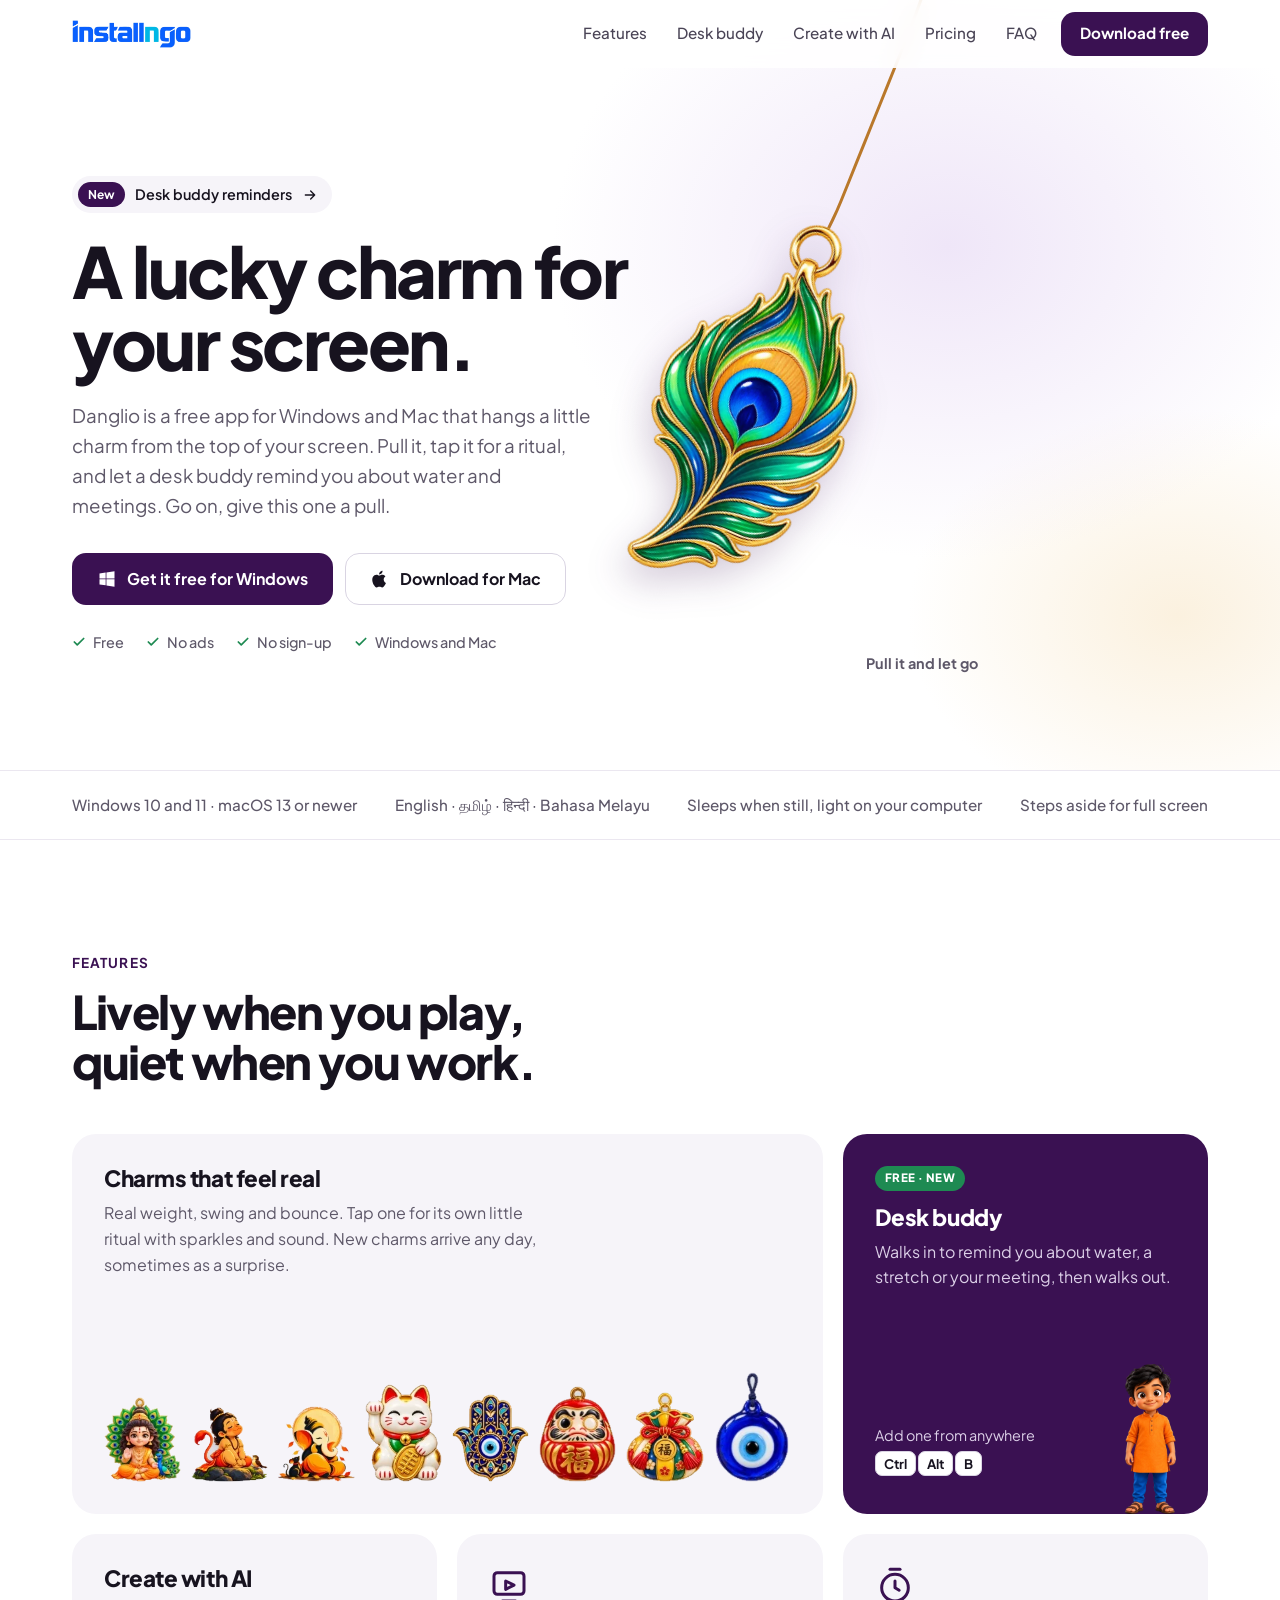
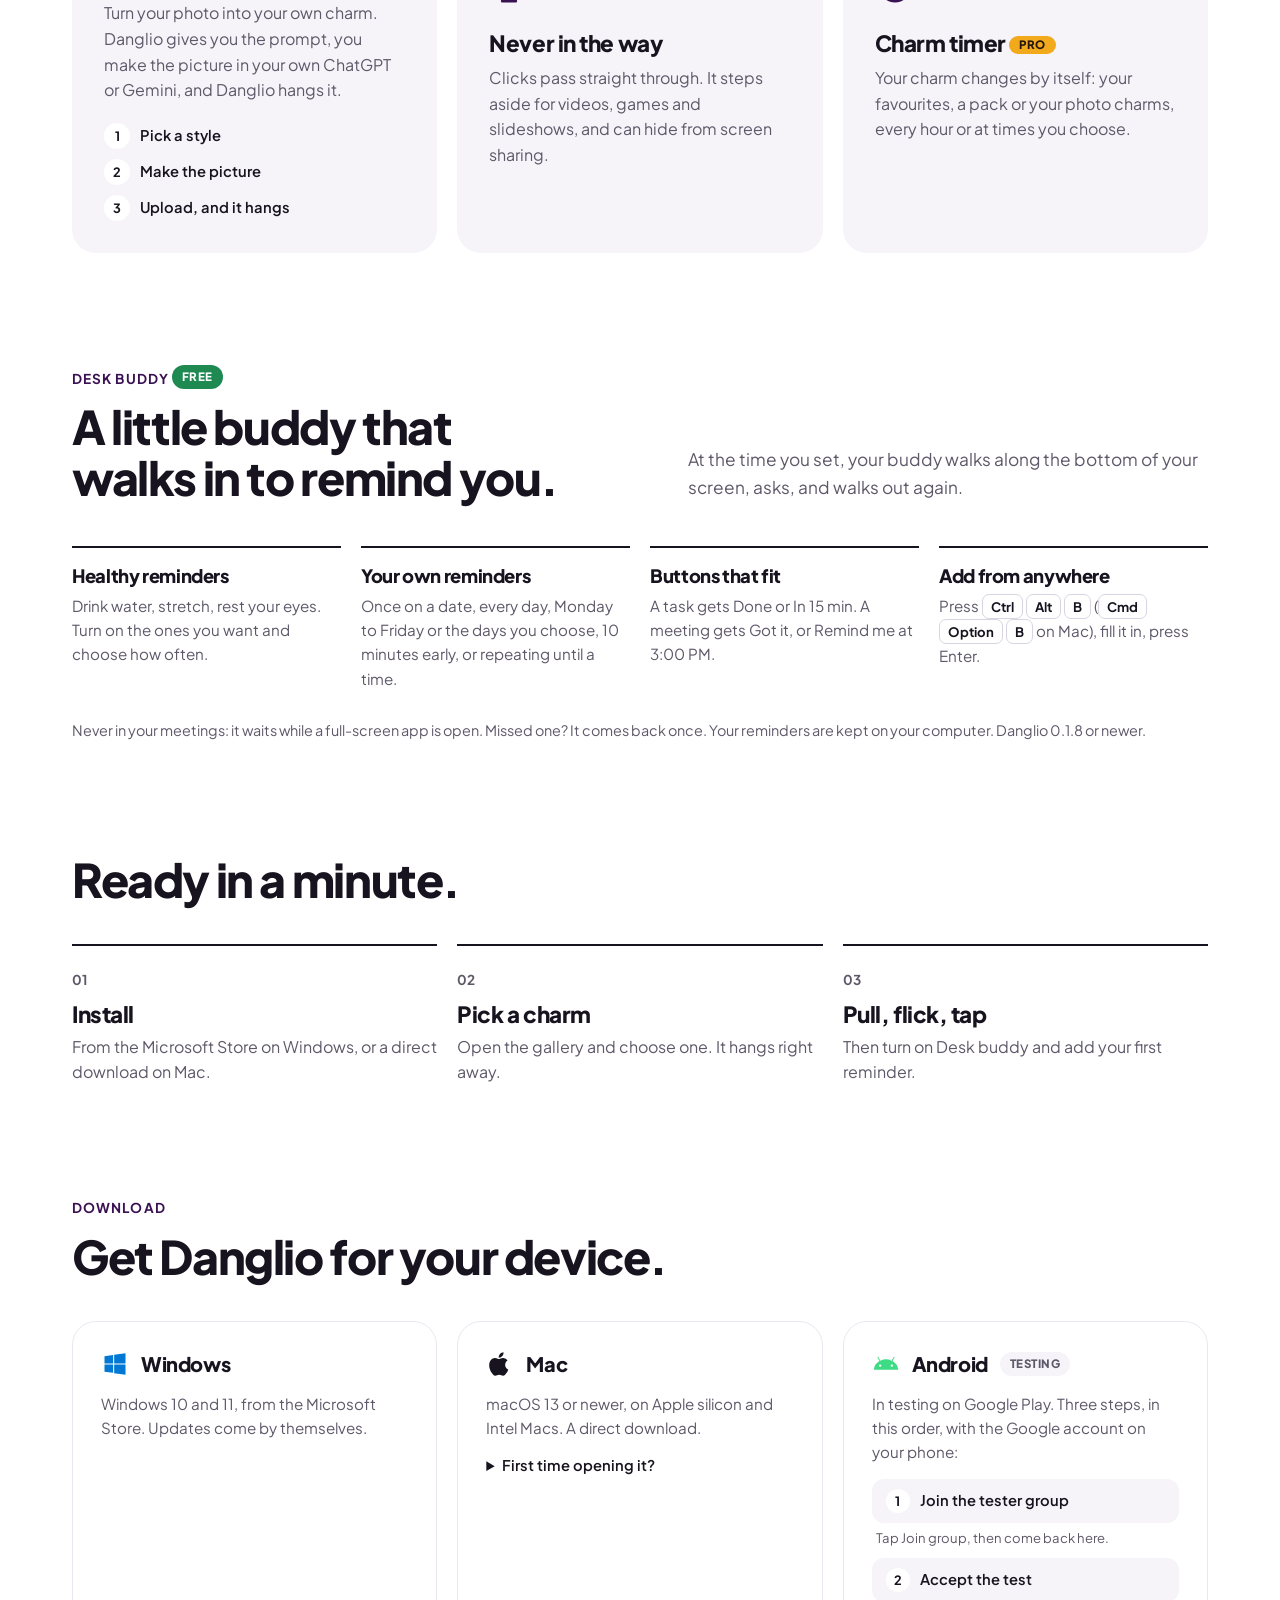
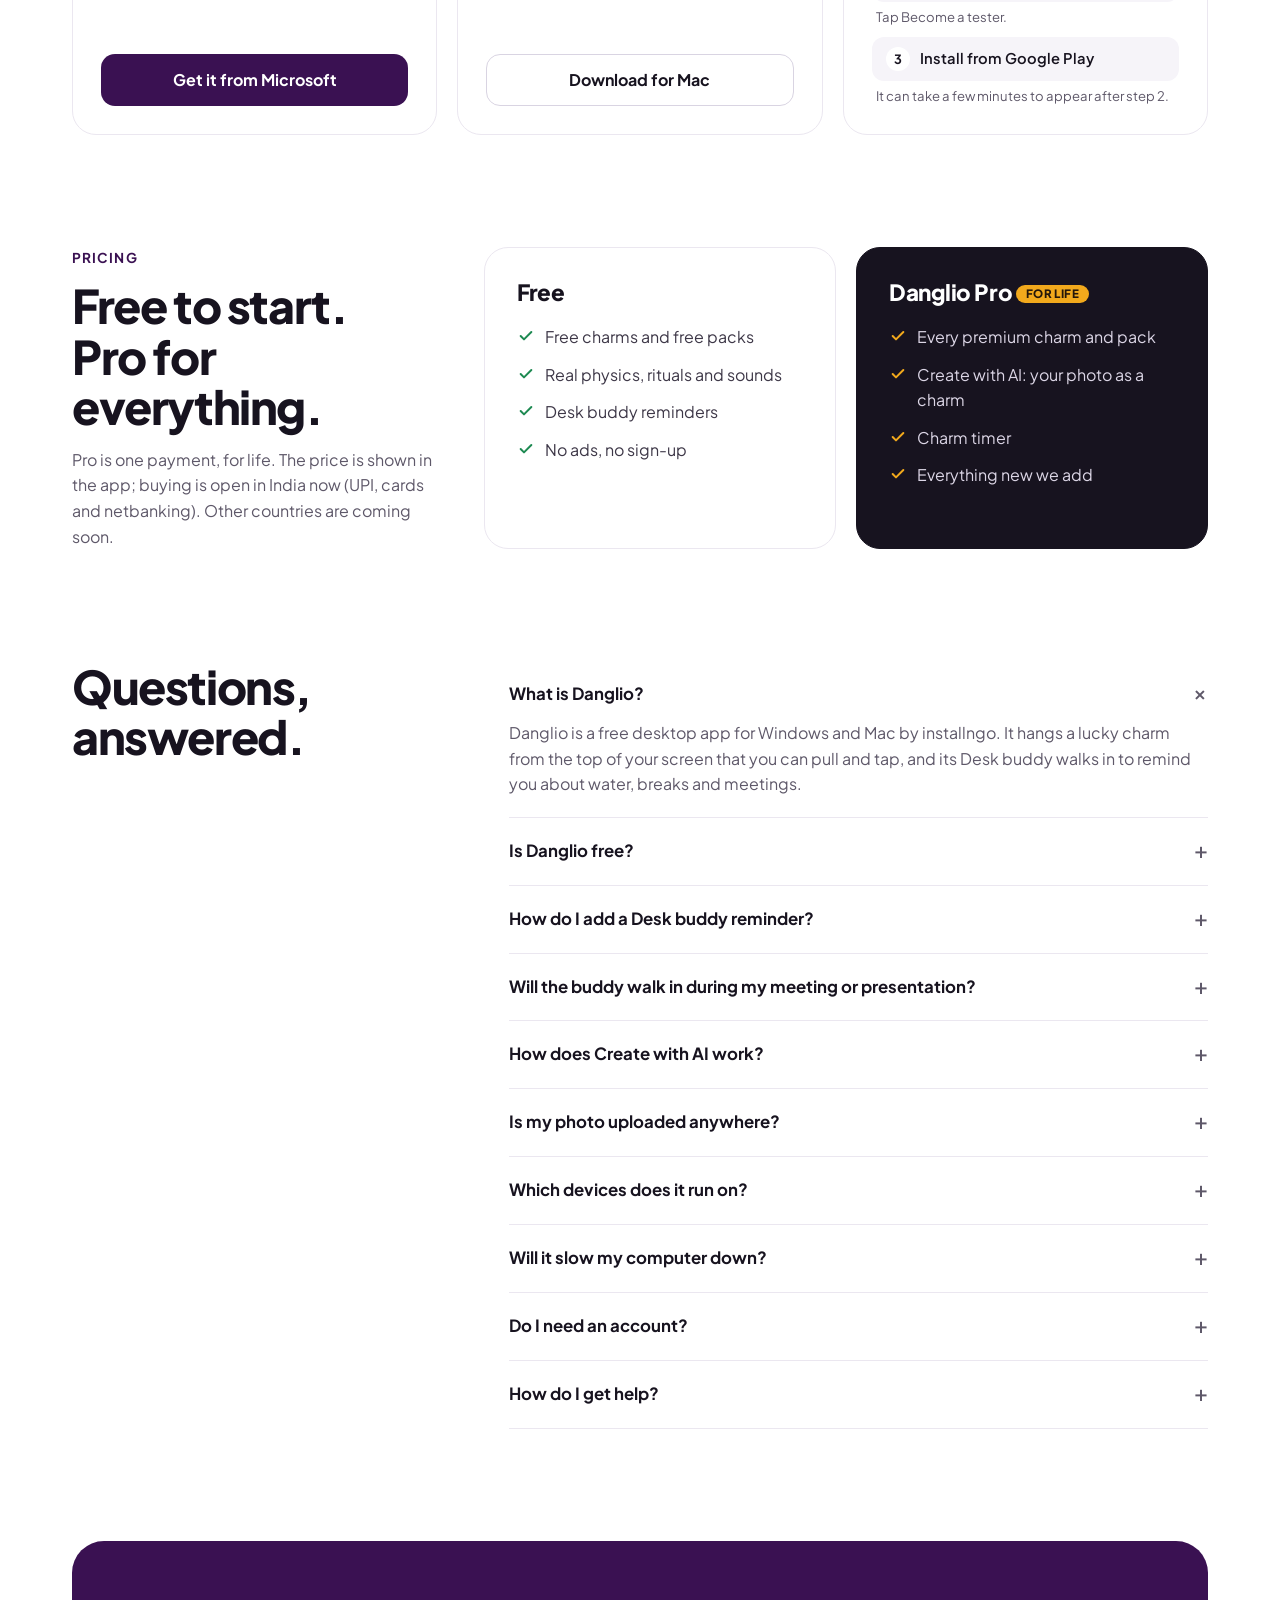
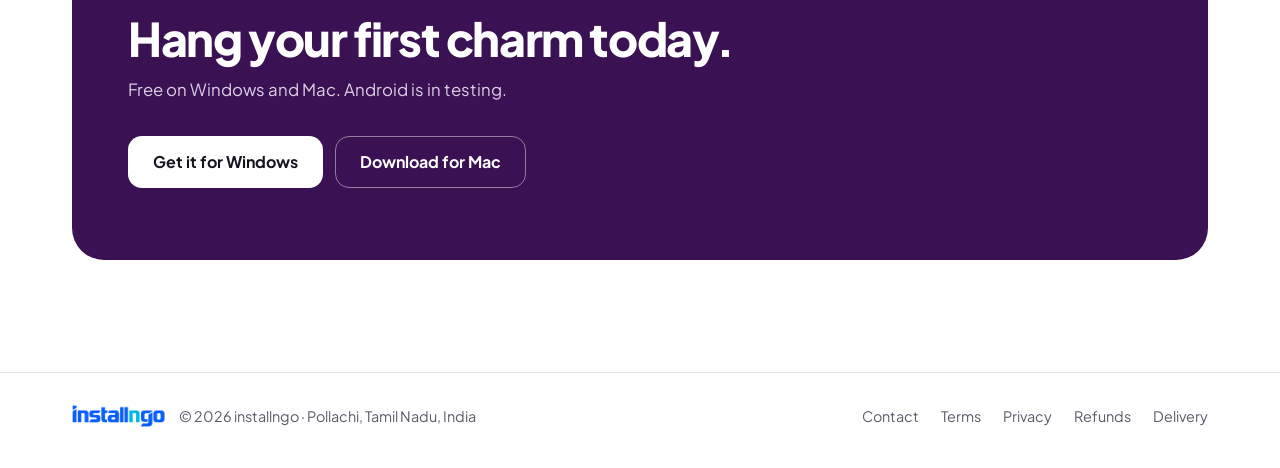
<file: index.html>
<!doctype html>
<html lang="en-IN">
<head>
  <meta charset="utf-8">
  <meta name="viewport" content="width=device-width, initial-scale=1, viewport-fit=cover">
  <title>Danglio – Free lucky charm and desk buddy reminders for Windows &amp; Mac</title>
  <meta name="description" content="Danglio is a free app for Windows and Mac that hangs a lucky charm from the top of your screen. Pull it, tap it for a ritual, turn your photo into a charm with Create with AI, and let Desk buddy remind you about water, breaks and meetings. No ads.">
  <meta name="application-name" content="Danglio">
  <meta name="author" content="installngo">
  <meta name="robots" content="index, follow, max-image-preview:large, max-snippet:-1">
  <link rel="canonical" href="https://www.installngo.com/">
  <meta name="theme-color" content="#ffffff">
  <link rel="icon" href="/favicon.ico?v=2" sizes="48x48">
  <link rel="icon" href="/assets/danglio-icon.png" type="image/png">
  <link rel="apple-touch-icon" href="/assets/apple-touch-icon.png?v=2">
  <link rel="manifest" href="/site.webmanifest">
  <link rel="alternate" type="text/plain" href="/llms.txt" title="Danglio for AI assistants">

  <!-- Link preview for WhatsApp, Instagram, Facebook and others -->
  <meta property="og:type" content="website">
  <meta property="og:site_name" content="installngo">
  <meta property="og:locale" content="en_IN">
  <meta property="og:title" content="Danglio — something is dangling… 👀">
  <meta property="og:description" content="A lucky charm that hangs on your screen, and a desk buddy that walks in to remind you. Free for Windows and Mac.">
  <meta property="og:url" content="https://www.installngo.com/">
  <meta property="og:image" content="https://www.installngo.com/assets/share.jpg?v=2">
  <meta property="og:image:width" content="1200">
  <meta property="og:image:height" content="630">
  <meta property="og:image:alt" content="Danglio: a lucky charm hanging from the top of a computer screen">
  <meta name="twitter:card" content="summary_large_image">
  <meta name="twitter:title" content="Danglio — something is dangling… 👀">
  <meta name="twitter:description" content="A lucky charm that hangs on your screen, and a desk buddy that walks in to remind you. Free for Windows and Mac.">
  <meta name="twitter:image" content="https://www.installngo.com/assets/share.jpg?v=2">

  <!-- What search engines and AI assistants read about the app (kept in step with the page) -->
  <script type="application/ld+json">{"@context": "https://schema.org", "@type": "SoftwareApplication", "@id": "https://www.installngo.com/#danglio", "name": "Danglio", "alternateName": "Danglio by installngo", "url": "https://www.installngo.com/", "image": "https://www.installngo.com/assets/share.jpg?v=2", "screenshot": ["https://www.installngo.com/assets/shot-gallery.webp", "https://www.installngo.com/assets/shot-desktop.webp"], "description": "Danglio is a free desktop app for Windows and Mac that hangs a lucky charm from the top of the screen. Pull it, flick it and tap it for a ritual, turn your own photo into a charm with Create with AI, and let Desk buddy walk in to remind you about water, breaks and meetings.", "applicationCategory": "LifestyleApplication", "applicationSubCategory": "Desktop customisation and reminders", "operatingSystem": "Windows 10, Windows 11, macOS 13 or newer, Android (testing)", "inLanguage": ["en", "ta", "hi", "ms"], "isAccessibleForFree": true, "featureList": ["Lucky charms that hang from the top of the screen with real physics", "Tap rituals with sparkles and sound", "Desk buddy: a character that walks in to remind you about water, breaks, eye rest and your own reminders and meetings", "Add a reminder from any app with Ctrl+Alt+B", "Create with AI: turn your photo into your own charm with ChatGPT or Gemini", "Charm timer that changes the charm by itself (Pro)", "Steps aside for full-screen apps and can hide from screen sharing", "English, Tamil, Hindi and Malay"], "downloadUrl": "https://apps.microsoft.com/detail/9P16SST2JVCB", "installUrl": "https://apps.microsoft.com/detail/9P16SST2JVCB", "offers": {"@type": "Offer", "price": "0", "priceCurrency": "INR"}, "publisher": {"@id": "https://www.installngo.com/#org"}}</script>
  <script type="application/ld+json">{"@context": "https://schema.org", "@type": "Organization", "@id": "https://www.installngo.com/#org", "name": "installngo", "url": "https://www.installngo.com/", "logo": "https://www.installngo.com/assets/installngo-logo.png", "email": "installngo.official@gmail.com", "address": {"@type": "PostalAddress", "addressLocality": "Pollachi", "addressRegion": "Tamil Nadu", "addressCountry": "IN"}, "sameAs": ["https://www.instagram.com/installngo", "https://www.youtube.com/@installngo"]}</script>
  <script type="application/ld+json">{"@context": "https://schema.org", "@type": "WebSite", "@id": "https://www.installngo.com/#website", "name": "Danglio by installngo", "url": "https://www.installngo.com/", "publisher": {"@id": "https://www.installngo.com/#org"}, "inLanguage": "en-IN"}</script>
  <script type="application/ld+json">{"@context": "https://schema.org", "@type": "FAQPage", "mainEntity": [
    {"@type": "Question", "name": "What is Danglio?", "acceptedAnswer": {"@type": "Answer", "text": "Danglio is a free desktop app for Windows and Mac by installngo. It hangs a lucky charm from the top of your screen that you can pull and tap, and its Desk buddy walks in to remind you about water, breaks and meetings."}},
    {"@type": "Question", "name": "Is Danglio free?", "acceptedAnswer": {"@type": "Answer", "text": "Yes. Free charms, free packs and Desk buddy reminders, with no ads. Danglio Pro is one payment, for life, for every premium charm and pack, Create with AI, the Charm timer and everything new."}},
    {"@type": "Question", "name": "How do I add a Desk buddy reminder?", "acceptedAnswer": {"@type": "Answer", "text": "Press Ctrl+Alt+B (Cmd+Option+B on Mac) from any app, write what to remind you about, pick the time and the days, and press Enter. You can also open Danglio, Desk buddy, Your reminders."}},
    {"@type": "Question", "name": "Will the buddy walk in during my meeting or presentation?", "acceptedAnswer": {"@type": "Answer", "text": "No. It waits while a full-screen app or slideshow is open. To keep the buddy and the charm out of screen sharing, turn on Hide from screenshots and screen sharing in Settings, or pause the buddy from the tray."}},
    {"@type": "Question", "name": "How does Create with AI work?", "acceptedAnswer": {"@type": "Answer", "text": "Pick a style in Danglio and copy its prompt. Paste it into ChatGPT or Gemini with your photo, save the picture it makes, and upload it in Danglio. Danglio removes the background on your computer and hangs it as your own charm."}},
    {"@type": "Question", "name": "Is my photo uploaded anywhere?", "acceptedAnswer": {"@type": "Answer", "text": "Not by Danglio. The background is removed on your computer and your photo charm is kept only there. You choose what to share with ChatGPT or Gemini, under their terms."}},
    {"@type": "Question", "name": "Which devices does it run on?", "acceptedAnswer": {"@type": "Answer", "text": "Windows 10 and 11 from the Microsoft Store, and Mac (macOS 13 or newer) as a direct download. Android is in testing on Google Play, and anyone can join as a tester."}},
    {"@type": "Question", "name": "Will it slow my computer down?", "acceptedAnswer": {"@type": "Answer", "text": "No. Danglio sleeps whenever the charm is still and uses almost no power or memory. Clicks pass straight through to whatever is underneath."}},
    {"@type": "Question", "name": "Do I need an account?", "acceptedAnswer": {"@type": "Answer", "text": "No. Install it, pick a charm and it hangs right away. Sign in with your email only if you buy, or want your purchases on all your devices."}},
    {"@type": "Question", "name": "How do I get help?", "acceptedAnswer": {"@type": "Answer", "text": "Email installngo.official@gmail.com. A real person replies, usually within two working days."}}
  ]}</script>

  <link rel="preload" as="image" href="/assets/charm-peacock-hanging.webp" fetchpriority="high">
  <link rel="preload" as="font" type="font/woff2" href="/assets/fonts/plus-jakarta-sans.woff2" crossorigin>
  <style>
    /* Font served from this site (SIL Open Font Licence). */
    @font-face { font-family: "Plus Jakarta Sans"; src: url("/assets/fonts/plus-jakarta-sans.woff2") format("woff2"); font-weight: 200 800; font-display: swap; }

    :root {
      --ink: #17131f;
      --text: #3d3747;
      --muted: #5e5869;
      --line: #ebe7f0;
      --soft: #f6f4f9;
      --plum: #3a1152;
      --plum-text: #dcd0e8;
      --gold: #f2a91c;
      --green: #1e8a52;
      --radius: 24px;
      --font: "Plus Jakarta Sans", "Segoe UI", -apple-system, "Nirmala UI", system-ui, sans-serif;
    }
    *, *::before, *::after { box-sizing: border-box; }
    html { scroll-padding-top: 84px; -webkit-text-size-adjust: 100%; }
    body { margin: 0; background: #ffffff; color: var(--ink); font: 400 16px/1.6 var(--font); -webkit-font-smoothing: antialiased; overflow-x: hidden; }
    img { max-width: 100%; height: auto; display: block; }
    [hidden] { display: none !important; }
    a { color: var(--ink); }
    :focus-visible { outline: 3px solid var(--gold); outline-offset: 3px; border-radius: 6px; }
    h1, h2, h3 { margin: 0; font-weight: 800; letter-spacing: -0.03em; line-height: 1.08; }
    h2 { font-size: clamp(2rem, 4vw, 2.9rem); }
    h3 { font-size: 1.4rem; letter-spacing: -0.02em; }
    p { margin: 0; }
    .wrap { max-width: 1200px; margin: 0 auto; padding: 0 32px; }
    .eyebrow { margin: 0 0 12px; font-size: 0.85rem; font-weight: 700; letter-spacing: 0.08em; text-transform: uppercase; color: var(--plum); }
    .muted { color: var(--muted); }
    section { padding-top: clamp(72px, 9vw, 112px); }

    /* Buttons */
    .btn { display: inline-flex; align-items: center; justify-content: center; gap: 10px; min-height: 52px; padding: 0 24px; border-radius: 14px; border: 1.5px solid transparent; background: var(--plum); color: #ffffff; font: 700 1rem/1.1 var(--font); text-decoration: none; cursor: pointer; transition: transform 160ms ease, filter 160ms ease, border-color 160ms ease; }
    .btn:hover { filter: brightness(1.12); transform: translateY(-1px); }
    .btn svg { width: 20px; height: 20px; flex: none; }
    .btn--line { background: #ffffff; color: var(--ink); border-color: #d9d4e2; }
    .btn--line:hover { border-color: var(--ink); filter: none; }
    .btn--small { min-height: 44px; padding: 0 18px; font-size: 0.95rem; white-space: nowrap; }
    .kbd { display: inline-block; padding: 1px 8px; border-radius: 7px; background: #ffffff; border: 1px solid #d9d4e2; color: var(--ink); font-weight: 700; font-size: 0.82rem; line-height: 1.6; }
    .tag { display: inline-block; padding: 3px 10px; border-radius: 999px; font-size: 0.72rem; font-weight: 800; letter-spacing: 0.04em; text-transform: uppercase; vertical-align: 0.25em; }
    .tag--pro { background: var(--gold); color: #24170a; }
    .tag--free { background: var(--green); color: #ffffff; }

    /* Header */
    .top { position: sticky; top: 0; z-index: 30; height: 68px; background: rgba(255, 255, 255, 0.86); backdrop-filter: saturate(1.4) blur(12px); -webkit-backdrop-filter: saturate(1.4) blur(12px); border-bottom: 1px solid transparent; transition: border-color 200ms ease; }
    .top.is-scrolled { border-bottom-color: var(--line); }
    .top .wrap { display: flex; align-items: center; gap: 24px; height: 100%; }
    .mark img { height: 28px; width: auto; }
    #menu { display: flex; gap: 30px; margin-left: auto; }
    #menu a { color: #4a4456; text-decoration: none; font-weight: 500; font-size: 0.95rem; }
    #menu a:hover { color: var(--ink); }
    .menu-btn { display: none; place-items: center; width: 44px; height: 44px; margin-left: 4px; border: 0; background: transparent; color: var(--ink); cursor: pointer; }
    .menu-btn svg { width: 24px; height: 24px; }

    /* Hero, with the charm you can pull (assets/pendulum.js) */
    .hero { position: relative; padding-top: 0; }
    .hero__grid { display: grid; grid-template-columns: 1.05fr 0.95fr; min-height: min(78vh, 720px); align-items: center; }
    .hero__copy { position: relative; z-index: 26; padding: 56px 0 64px; }
    .pill { display: inline-flex; align-items: center; gap: 10px; padding: 6px 14px 6px 6px; border-radius: 999px; background: var(--soft); color: var(--ink); text-decoration: none; font-size: 0.9rem; font-weight: 600; }
    .pill span { padding: 3px 10px; border-radius: 999px; background: var(--plum); color: #ffffff; font-size: 0.75rem; font-weight: 700; }
    .pill svg { width: 16px; height: 16px; }
    .hero h1 { margin-top: 22px; font-size: clamp(2.8rem, 6vw, 4.4rem); line-height: 1.02; letter-spacing: -0.035em; }
    .hero__lead { margin-top: 22px; max-width: 520px; font-size: 1.17rem; color: var(--muted); }
    .hero__cta { display: flex; flex-wrap: wrap; gap: 12px; margin-top: 32px; }
    .hero__meta { display: flex; flex-wrap: wrap; gap: 8px 22px; margin: 26px 0 0; padding: 0; list-style: none; font-size: 0.9rem; font-weight: 500; color: var(--muted); }
    .hero__meta li { display: inline-flex; align-items: center; gap: 7px; }
    .hero__meta li::before { content: ""; width: 14px; height: 14px; background: no-repeat center/14px url("data:image/svg+xml,%3Csvg xmlns='http://www.w3.org/2000/svg' viewBox='0 0 24 24' fill='none' stroke='%231e8a52' stroke-width='3' stroke-linecap='round' stroke-linejoin='round'%3E%3Cpath d='M20 6L9 17l-5-5'/%3E%3C/svg%3E"); }
    .hero__glow { position: absolute; inset: -68px 0 0; z-index: -1; pointer-events: none; background: radial-gradient(38rem 30rem at 74% 32%, #efe6f8 0%, transparent 65%), radial-gradient(26rem 20rem at 92% 80%, #fbf1df 0%, transparent 65%); }
    .stage { position: absolute; top: -68px; left: 0; right: 0; height: 100vh; height: 100svh; z-index: 25; pointer-events: none; overflow: visible; }
    .rope-canvas { position: absolute; inset: 0; width: 100%; height: 100%; pointer-events: none; }
    .glow { position: absolute; left: 0; top: 0; border-radius: 50%; background: radial-gradient(circle, rgba(255, 196, 92, 0.55) 0%, rgba(255, 196, 92, 0) 65%); opacity: 0; pointer-events: none; }
    .charm { pointer-events: auto; position: absolute; left: 0; top: 0; width: var(--charm-size, 280px); transform-origin: 50% 0; filter: drop-shadow(0 16px 18px rgba(58, 17, 82, 0.22)); cursor: grab; touch-action: none; -webkit-user-drag: none; user-select: none; -webkit-tap-highlight-color: transparent; will-change: transform; }
    .charm.dragging { cursor: grabbing; }
    .spark { position: absolute; width: 8px; height: 8px; border-radius: 50%; background: #ffc94d; box-shadow: 0 0 8px rgba(255, 185, 53, 0.9); pointer-events: none; }
    .hint { position: absolute; left: 0; top: 0; margin: 0; white-space: nowrap; font-weight: 700; font-size: 0.9rem; color: var(--muted); pointer-events: none; transition: opacity 300ms ease-out; }

    /* At a glance */
    .glance { padding-top: 0; border-top: 1px solid var(--line); border-bottom: 1px solid var(--line); }
    .glance ul { display: flex; flex-wrap: wrap; justify-content: space-between; gap: 12px 32px; margin: 0; padding: 22px 0; list-style: none; font-size: 0.95rem; font-weight: 500; color: var(--muted); }

    /* Features */
    .bento { display: grid; grid-template-columns: repeat(3, minmax(0, 1fr)); gap: 20px; margin-top: 48px; }
    .tile { position: relative; overflow: hidden; padding: 32px; border-radius: var(--radius); background: var(--soft); }
    .tile p { margin-top: 10px; color: var(--muted); }
    .tile--wide { grid-column: span 2; display: flex; flex-direction: column; justify-content: space-between; min-height: 380px; }
    .tile--wide > div:first-child { max-width: 440px; }
    .charm-row { display: grid; grid-template-columns: repeat(8, minmax(0, 1fr)); align-items: end; gap: 10px; margin: 28px 0 0; padding: 0; list-style: none; }
    .charm-row img { width: 100%; max-height: 110px; object-fit: contain; transition: transform 220ms ease; transform-origin: 50% 0; }
    .charm-row li:hover img { transform: rotate(-6deg); }
    .tile--buddy { display: flex; flex-direction: column; min-height: 380px; background: var(--plum); color: #ffffff; }
    .tile--buddy p { color: var(--plum-text); }
    .tile--buddy .tag { align-self: flex-start; }
    .tile--buddy h3 { margin-top: 14px; }
    .buddy-foot { display: flex; align-items: flex-end; justify-content: space-between; gap: 12px; margin-top: auto; padding-top: 16px; }
    .buddy-foot p { margin: 0 0 4px; font-size: 0.9rem; line-height: 2; }
    .buddy-foot img { width: auto; height: 150px; margin-bottom: -32px; flex: none; }
    .tile svg.icon { width: 40px; height: 40px; margin-bottom: 18px; color: var(--plum); }
    .steps3 { display: flex; flex-direction: column; gap: 10px; margin: 20px 0 0; padding: 0; list-style: none; font-size: 0.92rem; font-weight: 600; }
    .steps3 li { display: flex; align-items: center; gap: 10px; }
    .steps3 b { display: grid; place-items: center; width: 26px; height: 26px; border-radius: 50%; background: #ffffff; font-size: 0.8rem; }

    /* Desk buddy */
    .buddy-grid { display: grid; grid-template-columns: repeat(4, minmax(0, 1fr)); gap: 20px; margin-top: 44px; }
    .buddy-grid div { border-top: 2px solid var(--ink); padding-top: 18px; }
    .buddy-grid h3 { font-size: 1.15rem; }
    .buddy-grid p { margin-top: 8px; color: var(--muted); font-size: 0.95rem; }
    .buddy-lead { display: flex; flex-wrap: wrap; align-items: flex-end; justify-content: space-between; gap: 24px; }
    .buddy-lead p { max-width: 520px; font-size: 1.08rem; color: var(--muted); }

    /* How it works */
    .how { display: grid; grid-template-columns: repeat(3, minmax(0, 1fr)); gap: 20px; margin: 40px 0 0; padding: 0; list-style: none; }
    .how li { border-top: 2px solid var(--ink); padding-top: 20px; }
    .how span { font-size: 0.85rem; font-weight: 700; color: var(--muted); }
    .how h3 { margin-top: 10px; }
    .how p { margin-top: 8px; color: var(--muted); }

    /* Download */
    .platforms { display: grid; grid-template-columns: repeat(3, minmax(0, 1fr)); gap: 20px; margin-top: 40px; }
    .platform { display: flex; flex-direction: column; gap: 14px; padding: 28px; border: 1px solid var(--line); border-radius: var(--radius); }
    .platform.is-mine { border-color: var(--plum); box-shadow: 0 0 0 1px var(--plum); }
    .platform header { display: flex; align-items: center; gap: 12px; }
    .platform header svg { width: 28px; height: 28px; }
    .platform h3 { font-size: 1.25rem; }
    .platform > p { color: var(--muted); font-size: 0.95rem; }
    .platform .btn { margin-top: auto; }
    .help summary { cursor: pointer; font-weight: 600; font-size: 0.92rem; }
    .help ol { margin: 10px 0 0; padding-left: 20px; color: var(--muted); font-size: 0.9rem; }
    .join { display: flex; flex-direction: column; gap: 10px; margin: 0; padding: 0; list-style: none; }
    .join a { display: flex; align-items: center; gap: 10px; min-height: 44px; padding: 0 14px; border-radius: 12px; background: var(--soft); color: var(--ink); text-decoration: none; font-weight: 600; font-size: 0.92rem; }
    .join a:hover { background: #eee9f4; }
    .join b { display: grid; place-items: center; width: 24px; height: 24px; border-radius: 50%; background: #ffffff; font-size: 0.8rem; }
    .join small { display: block; margin: 4px 0 0 4px; color: var(--muted); font-size: 0.82rem; }

    /* Pricing */
    .plans { display: flex; flex-wrap: wrap; gap: 20px; }
    .plans > div:first-child { flex: 1 1 340px; }
    .plan { flex: 1 1 300px; padding: 32px; border: 1px solid var(--line); border-radius: var(--radius); }
    .plan--pro { background: var(--ink); color: #ffffff; border-color: var(--ink); }
    .plan ul { display: flex; flex-direction: column; gap: 12px; margin: 20px 0 0; padding: 0; list-style: none; color: var(--text); }
    .plan--pro ul { color: #dcd6e6; }
    .plan li { display: flex; gap: 10px; }
    .plan li::before { content: ""; flex: none; width: 18px; height: 18px; margin-top: 3px; background: no-repeat center/16px url("data:image/svg+xml,%3Csvg xmlns='http://www.w3.org/2000/svg' viewBox='0 0 24 24' fill='none' stroke='%231e8a52' stroke-width='3' stroke-linecap='round' stroke-linejoin='round'%3E%3Cpath d='M20 6L9 17l-5-5'/%3E%3C/svg%3E"); }
    .plan--pro li::before { background-image: url("data:image/svg+xml,%3Csvg xmlns='http://www.w3.org/2000/svg' viewBox='0 0 24 24' fill='none' stroke='%23f2a91c' stroke-width='3' stroke-linecap='round' stroke-linejoin='round'%3E%3Cpath d='M20 6L9 17l-5-5'/%3E%3C/svg%3E"); }

    /* FAQ */
    .faq-wrap { display: flex; flex-wrap: wrap; gap: 48px; }
    .faq-wrap > h2 { flex: 1 1 300px; }
    .faq { flex: 2 1 520px; min-width: 0; }
    .faq details { border-bottom: 1px solid var(--line); padding: 20px 0; }
    .faq summary { display: flex; justify-content: space-between; gap: 16px; cursor: pointer; list-style: none; font-weight: 700; font-size: 1.05rem; }
    .faq summary::-webkit-details-marker { display: none; }
    .faq summary::after { content: "+"; flex: none; font-weight: 500; font-size: 1.4rem; line-height: 1; color: var(--muted); transition: transform 200ms ease; }
    .faq details[open] summary::after { transform: rotate(45deg); }
    .faq p { margin-top: 12px; color: var(--muted); }

    /* Final call */
    .final { padding-bottom: clamp(72px, 9vw, 112px); }
    .final__box { display: flex; flex-wrap: wrap; align-items: center; justify-content: space-between; gap: 32px; padding: clamp(40px, 6vw, 72px) clamp(28px, 5vw, 56px); border-radius: 32px; background: var(--plum); color: #ffffff; }
    .final__box p { margin-top: 14px; color: var(--plum-text); font-size: 1.05rem; }
    .final__box .btn { background: #ffffff; color: var(--ink); }
    .final__box .btn--ghost { background: transparent; color: #ffffff; border-color: rgba(255, 255, 255, 0.45); }

    /* Footer */
    .foot { border-top: 1px solid var(--line); }
    .foot .wrap { display: flex; flex-wrap: wrap; align-items: center; justify-content: space-between; gap: 20px; padding-top: 32px; padding-bottom: 40px; }
    .foot__brand { display: flex; flex-wrap: wrap; align-items: center; gap: 14px; color: var(--muted); font-size: 0.9rem; }
    .foot__brand img { height: 22px; width: auto; }
    .foot nav { display: flex; flex-wrap: wrap; gap: 8px 22px; }
    .foot nav a { color: var(--muted); text-decoration: none; font-size: 0.9rem; }
    .foot nav a:hover { color: var(--ink); }

    @media (max-width: 960px) {
      #menu { display: none; position: absolute; top: 68px; left: 0; right: 0; flex-direction: column; gap: 0; padding: 8px 32px 20px; background: #ffffff; border-bottom: 1px solid var(--line); }
      #menu.is-open { display: flex; }
      #menu a { padding: 12px 0; font-size: 1.05rem; }
      .menu-btn { display: grid; }
      .top__get { margin-left: auto; }
      .bento { grid-template-columns: minmax(0, 1fr); }
      .tile--wide { grid-column: auto; }
      .buddy-grid { grid-template-columns: repeat(2, minmax(0, 1fr)); }
      .platforms { grid-template-columns: minmax(0, 1fr); }
    }
    @media (max-width: 820px) {
      .hero__grid { grid-template-columns: 1fr; min-height: 0; }
      /* The charm hangs in the top part of the screen; the words sit below it. */
      .stage { height: min(56vh, 480px); height: min(56svh, 480px); }
      .hero__copy { padding-block: calc(min(56vh, 480px) - 68px + 0.5rem) 3rem; padding-block: calc(min(56svh, 480px) - 68px + 0.5rem) 3rem; }
      .hint { left: 50%; top: auto; bottom: 0.5rem; transform: translateX(-50%); font-size: 0.85rem; }
      .charm-row { grid-template-columns: repeat(4, minmax(0, 1fr)); }
      .how { grid-template-columns: minmax(0, 1fr); }
    }
    @media (max-width: 560px) {
      .wrap { padding: 0 20px; }
      .tile { padding: 24px; }
      .tile--wide, .tile--buddy { min-height: 0; }
      .buddy-foot img { height: 130px; margin-bottom: -24px; }
      .top__get { padding: 0 14px; font-size: 0.9rem; }
      .buddy-grid { grid-template-columns: minmax(0, 1fr); }
      .hero__cta .btn { flex: 1 1 100%; }
      .glance ul { justify-content: flex-start; }
    }
    @media (prefers-reduced-motion: reduce) {
      .btn, .charm-row img, .faq summary::after { transition: none; }
    }
  </style>
</head>
<body>
  <header class="top" id="top">
    <div class="wrap">
      <a class="mark" href="/" aria-label="installngo home"><img src="/assets/installngo-logo.png" alt="installngo" width="127" height="30"></a>
      <nav id="menu" aria-label="On this page">
        <a href="#features">Features</a>
        <a href="#buddy">Desk buddy</a>
        <a href="#create">Create with AI</a>
        <a href="#pricing">Pricing</a>
        <a href="#faq">FAQ</a>
      </nav>
      <a class="btn btn--small top__get" href="#download">Download free</a>
      <button class="menu-btn" type="button" aria-label="Menu" aria-expanded="false" aria-controls="menu"><svg viewBox="0 0 24 24" fill="none" stroke="currentColor" stroke-width="2" stroke-linecap="round" aria-hidden="true"><path d="M4 7h16M4 12h16M4 17h16"/></svg></button>
    </div>
  </header>

  <main>
    <section class="hero" aria-labelledby="hero-title">
      <div class="hero__glow" aria-hidden="true"></div>
      <div class="wrap hero__grid">
        <div class="hero__copy">
          <a class="pill" href="#buddy"><span>New</span>Desk buddy reminders<svg viewBox="0 0 24 24" fill="none" stroke="currentColor" stroke-width="2" stroke-linecap="round" stroke-linejoin="round" aria-hidden="true"><path d="M5 12h14M13 6l6 6-6 6"/></svg></a>
          <h1 id="hero-title">A lucky charm for your screen.</h1>
          <p class="hero__lead">Danglio is a free app for Windows and Mac that hangs a little charm from the top of your screen. Pull it, tap it for a ritual, and let a desk buddy remind you about water and meetings. Go on, give this one a pull.</p>
          <div class="hero__cta" id="hero-cta">
            <a class="btn" data-os="windows" href="https://apps.microsoft.com/detail/9P16SST2JVCB" target="_blank" rel="noopener"><svg viewBox="0 0 24 24" aria-hidden="true"><path fill="currentColor" d="M3 5.3l7.4-1v7.2H3zm8.3-1.2L21 2.8v8.7h-9.7zM3 12.4h7.4v7.2L3 18.7zm8.3 0H21v8.8l-9.7-1.3z"/></svg>Get it free for Windows</a>
            <a class="btn btn--line" data-os="mac" href="/download/mac"><svg viewBox="0 0 24 24" aria-hidden="true"><path fill="currentColor" d="M16.4 12.6c0-2.5 2-3.7 2.1-3.7-1.2-1.7-3-1.9-3.6-2-1.5-.2-3 .9-3.8.9s-2-.9-3.3-.9c-1.7 0-3.3 1-4.2 2.5-1.8 3.1-.5 7.7 1.3 10.2.8 1.2 1.8 2.6 3.1 2.5 1.3-.1 1.7-.8 3.3-.8s2 .8 3.3.8c1.4 0 2.2-1.2 3.1-2.5 1-1.4 1.4-2.8 1.4-2.9 0 0-2.7-1-2.7-4.1zM14 5.2c.7-.8 1.2-2 1-3.2-1 0-2.3.7-3 1.5-.7.8-1.2 2-1.1 3.1 1.2.1 2.4-.6 3.1-1.4z"/></svg>Download for Mac</a>
            <a class="btn btn--line" data-os="android" href="#android" hidden>Join the Android test</a>
          </div>
          <ul class="hero__meta" aria-label="At a glance">
            <li>Free</li>
            <li>No ads</li>
            <li>No sign-up</li>
            <li>Windows and Mac</li>
          </ul>
        </div>
      </div>
      <div class="stage" id="stage" aria-label="A charm hanging from the top of the screen. Pull it and let go, or tap it.">
        <canvas class="rope-canvas" id="ropeCanvas" aria-hidden="true"></canvas>
        <div class="glow" id="glow" aria-hidden="true"></div>
        <img class="charm" id="charm" decoding="async" src="/assets/charm-peacock-hanging.webp" alt="Peacock Feather charm" draggable="false" data-img-width="409" data-figure="574" data-figure-height="717">
        <p class="hint" id="hint">Pull it and let go</p>
      </div>
    </section>

    <section class="glance" aria-label="Danglio at a glance">
      <div class="wrap">
        <ul>
          <li>Windows 10 and 11 · macOS 13 or newer</li>
          <li lang="mul">English · தமிழ் · हिन्दी · Bahasa Melayu</li>
          <li>Sleeps when still, light on your computer</li>
          <li>Steps aside for full screen</li>
        </ul>
      </div>
    </section>

    <section id="features" aria-labelledby="features-title">
      <div class="wrap">
        <p class="eyebrow">Features</p>
        <h2 id="features-title">Lively when you play,<br>quiet when you work.</h2>
        <div class="bento">
          <div class="tile tile--wide" id="charms">
            <div>
              <h3>Charms that feel real</h3>
              <p>Real weight, swing and bounce. Tap one for its own little ritual with sparkles and sound. New charms arrive any day, sometimes as a surprise.</p>
            </div>
            <ul class="charm-row" aria-label="Some of the charms">
              <li><img src="/assets/charms/little-murugan.webp" alt="Little Murugan charm" width="127" height="140" loading="lazy"></li>
              <li><img src="/assets/charms/little-hanuman.webp" alt="Little Hanuman charm" width="139" height="135" loading="lazy"></li>
              <li><img src="/assets/charms/vinayagar.webp" alt="Vinayagar charm" width="129" height="127" loading="lazy"></li>
              <li><img src="/assets/charms/maneki-neko.webp" alt="Maneki Neko lucky cat charm" width="110" height="140" loading="lazy"></li>
              <li><img src="/assets/charms/hamsa-amulet.webp" alt="Hamsa amulet charm" width="122" height="139" loading="lazy"></li>
              <li><img src="/assets/charms/daruma.webp" alt="Daruma charm" width="112" height="140" loading="lazy"></li>
              <li><img src="/assets/charms/fu-lucky-bag.webp" alt="Fu lucky bag charm" width="118" height="139" loading="lazy"></li>
              <li><img src="/assets/charms/nazar-evil-eye.webp" alt="Nazar evil eye charm" width="94" height="139" loading="lazy"></li>
            </ul>
          </div>

          <div class="tile tile--buddy">
            <span class="tag tag--free">Free · New</span>
            <h3>Desk buddy</h3>
            <p>Walks in to remind you about water, a stretch or your meeting, then walks out.</p>
            <div class="buddy-foot">
              <p>Add one from anywhere<br><span class="kbd">Ctrl</span> <span class="kbd">Alt</span> <span class="kbd">B</span></p>
              <img src="/assets/kutty.webp" alt="" width="306" height="900" loading="lazy">
            </div>
          </div>

          <div class="tile" id="create">
            <h3>Create with AI</h3>
            <p>Turn your photo into your own charm. Danglio gives you the prompt, you make the picture in your own ChatGPT or Gemini, and Danglio hangs it.</p>
            <ol class="steps3">
              <li><b>1</b>Pick a style</li>
              <li><b>2</b>Make the picture</li>
              <li><b>3</b>Upload, and it hangs</li>
            </ol>
          </div>

          <div class="tile">
            <svg class="icon" viewBox="0 0 24 24" fill="none" stroke="currentColor" stroke-width="1.8" stroke-linecap="round" stroke-linejoin="round" aria-hidden="true"><rect x="3" y="4" width="18" height="13" rx="2"/><path d="M8 21h8"/><path d="M10 9l5 2.5-5 2.5z"/></svg>
            <h3>Never in the way</h3>
            <p>Clicks pass straight through. It steps aside for videos, games and slideshows, and can hide from screen sharing.</p>
          </div>

          <div class="tile">
            <svg class="icon" viewBox="0 0 24 24" fill="none" stroke="currentColor" stroke-width="1.8" stroke-linecap="round" stroke-linejoin="round" aria-hidden="true"><circle cx="12" cy="13" r="8"/><path d="M12 9v4l2.5 1.5"/><path d="M9 2h6"/></svg>
            <h3>Charm timer <span class="tag tag--pro">Pro</span></h3>
            <p>Your charm changes by itself: your favourites, a pack or your photo charms, every hour or at times you choose.</p>
          </div>
        </div>
      </div>
    </section>

    <section id="buddy" aria-labelledby="buddy-title">
      <div class="wrap">
        <p class="eyebrow">Desk buddy <span class="tag tag--free">Free</span></p>
        <div class="buddy-lead">
          <h2 id="buddy-title">A little buddy that<br>walks in to remind you.</h2>
          <p>At the time you set, your buddy walks along the bottom of your screen, asks, and walks out again.</p>
        </div>
        <div class="buddy-grid">
          <div><h3>Healthy reminders</h3><p>Drink water, stretch, rest your eyes. Turn on the ones you want and choose how often.</p></div>
          <div><h3>Your own reminders</h3><p>Once on a date, every day, Monday to Friday or the days you choose, 10 minutes early, or repeating until a time.</p></div>
          <div><h3>Buttons that fit</h3><p>A task gets Done or In 15 min. A meeting gets Got it, or Remind me at 3:00 PM.</p></div>
          <div><h3>Add from anywhere</h3><p>Press <span class="kbd">Ctrl</span> <span class="kbd">Alt</span> <span class="kbd">B</span> (<span class="kbd">Cmd</span> <span class="kbd">Option</span> <span class="kbd">B</span> on Mac), fill it in, press Enter.</p></div>
        </div>
        <p class="muted" style="margin-top: 28px; font-size: 0.9rem">Never in your meetings: it waits while a full-screen app is open. Missed one? It comes back once. Your reminders are kept on your computer. Danglio 0.1.8 or newer.</p>
      </div>
    </section>

    <section aria-labelledby="how-title">
      <div class="wrap">
        <h2 id="how-title">Ready in a minute.</h2>
        <ol class="how">
          <li><span>01</span><h3>Install</h3><p>From the Microsoft Store on Windows, or a direct download on Mac.</p></li>
          <li><span>02</span><h3>Pick a charm</h3><p>Open the gallery and choose one. It hangs right away.</p></li>
          <li><span>03</span><h3>Pull, flick, tap</h3><p>Then turn on Desk buddy and add your first reminder.</p></li>
        </ol>
      </div>
    </section>

    <section id="download" aria-labelledby="download-title">
      <div class="wrap">
        <p class="eyebrow">Download</p>
        <h2 id="download-title">Get Danglio for your device.</h2>
        <div class="platforms">
          <article class="platform" data-os="windows">
            <header><svg viewBox="0 0 24 24" aria-hidden="true"><path fill="#0078d4" d="M3 5.3l7.4-1v7.2H3zm8.3-1.2L21 2.8v8.7h-9.7zM3 12.4h7.4v7.2L3 18.7zm8.3 0H21v8.8l-9.7-1.3z"/></svg><h3>Windows</h3></header>
            <p>Windows 10 and 11, from the Microsoft Store. Updates come by themselves.</p>
            <a class="btn" href="https://apps.microsoft.com/detail/9P16SST2JVCB" target="_blank" rel="noopener">Get it from Microsoft</a>
          </article>
          <article class="platform" data-os="mac" id="mac">
            <header><svg viewBox="0 0 24 24" aria-hidden="true"><path fill="#17131f" d="M16.4 12.6c0-2.5 2-3.7 2.1-3.7-1.2-1.7-3-1.9-3.6-2-1.5-.2-3 .9-3.8.9s-2-.9-3.3-.9c-1.7 0-3.3 1-4.2 2.5-1.8 3.1-.5 7.7 1.3 10.2.8 1.2 1.8 2.6 3.1 2.5 1.3-.1 1.7-.8 3.3-.8s2 .8 3.3.8c1.4 0 2.2-1.2 3.1-2.5 1-1.4 1.4-2.8 1.4-2.9 0 0-2.7-1-2.7-4.1zM14 5.2c.7-.8 1.2-2 1-3.2-1 0-2.3.7-3 1.5-.7.8-1.2 2-1.1 3.1 1.2.1 2.4-.6 3.1-1.4z"/></svg><h3>Mac</h3></header>
            <p>macOS 13 or newer, on Apple silicon and Intel Macs. A direct download.</p>
            <details class="help" id="mac-open">
              <summary>First time opening it?</summary>
              <ol>
                <li>Open <strong>Danglio.dmg</strong> and drag <strong>Danglio</strong> into <strong>Applications</strong>.</li>
                <li>Open Danglio. If macOS says it can't check the app, click <strong>Done</strong>.</li>
                <li>Go to <strong>System Settings → Privacy &amp; Security</strong> and click <strong>Open Anyway</strong> next to Danglio.</li>
                <li>Done. From now on it opens normally.</li>
              </ol>
            </details>
            <a class="btn btn--line" href="/download/mac">Download for Mac</a>
          </article>
          <article class="platform" data-os="android" id="android">
            <header><svg viewBox="0 0 24 24" aria-hidden="true"><path fill="#3ddc84" d="M17.6 9.5l1.7-3a.4.4 0 0 0-.7-.4l-1.8 3.1a10.8 10.8 0 0 0-9.6 0L5.4 6.1a.4.4 0 1 0-.7.4l1.7 3A9.9 9.9 0 0 0 1.5 17h21a9.9 9.9 0 0 0-4.9-7.5zM7 14.4a1 1 0 1 1 0-2 1 1 0 0 1 0 2zm10 0a1 1 0 1 1 0-2 1 1 0 0 1 0 2z"/></svg><h3>Android</h3><span class="tag" style="background: var(--soft); color: var(--muted)">Testing</span></header>
            <p>In testing on Google Play. Three steps, in this order, with the Google account on your phone:</p>
            <ol class="join">
              <li><a href="https://groups.google.com/g/danglio-testers" target="_blank" rel="noopener"><b>1</b>Join the tester group</a><small>Tap Join group, then come back here.</small></li>
              <li><a href="https://play.google.com/apps/testing/com.installngo.danglio" target="_blank" rel="noopener"><b>2</b>Accept the test</a><small>Tap Become a tester.</small></li>
              <li><a href="https://play.google.com/store/apps/details?id=com.installngo.danglio" target="_blank" rel="noopener"><b>3</b>Install from Google Play</a><small>It can take a few minutes to appear after step 2.</small></li>
            </ol>
          </article>
        </div>
      </div>
    </section>

    <section id="pricing" aria-labelledby="pricing-title">
      <div class="wrap plans">
        <div>
          <p class="eyebrow">Pricing</p>
          <h2 id="pricing-title">Free to start.<br>Pro for everything.</h2>
          <p class="muted" style="margin-top: 16px; max-width: 380px">Pro is one payment, for life. The price is shown in the app; buying is open in India now (UPI, cards and netbanking). Other countries are coming soon.</p>
        </div>
        <div class="plan">
          <h3>Free</h3>
          <ul>
            <li>Free charms and free packs</li>
            <li>Real physics, rituals and sounds</li>
            <li>Desk buddy reminders</li>
            <li>No ads, no sign-up</li>
          </ul>
        </div>
        <div class="plan plan--pro">
          <h3>Danglio Pro <span class="tag tag--pro">For life</span></h3>
          <ul>
            <li>Every premium charm and pack</li>
            <li>Create with AI: your photo as a charm</li>
            <li>Charm timer</li>
            <li>Everything new we add</li>
          </ul>
        </div>
      </div>
    </section>

    <section id="faq" aria-labelledby="faq-title">
      <div class="wrap faq-wrap">
        <h2 id="faq-title">Questions,<br>answered.</h2>
        <div class="faq">
          <details open><summary>What is Danglio?</summary><p>Danglio is a free desktop app for Windows and Mac by installngo. It hangs a lucky charm from the top of your screen that you can pull and tap, and its Desk buddy walks in to remind you about water, breaks and meetings.</p></details>
          <details><summary>Is Danglio free?</summary><p>Yes. Free charms, free packs and Desk buddy reminders, with no ads. <a href="#pricing">Danglio Pro</a> is one payment, for life, for every premium charm and pack, Create with AI, the Charm timer and everything new.</p></details>
          <details><summary>How do I add a Desk buddy reminder?</summary><p>Press <span class="kbd">Ctrl</span> <span class="kbd">Alt</span> <span class="kbd">B</span> (<span class="kbd">Cmd</span> <span class="kbd">Option</span> <span class="kbd">B</span> on Mac) from any app, write what to remind you about, pick the time and the days, and press Enter. You can also open Danglio → Desk buddy → Your reminders.</p></details>
          <details><summary>Will the buddy walk in during my meeting or presentation?</summary><p>No. It waits while a full-screen app or slideshow is open. To keep the buddy and the charm out of screen sharing, turn on Hide from screenshots and screen sharing in Settings, or pause the buddy from the tray.</p></details>
          <details><summary>How does Create with AI work?</summary><p>Pick a style in Danglio and copy its prompt. Paste it into ChatGPT or Gemini with your photo, save the picture it makes, and upload it in Danglio. Danglio removes the background on your computer and hangs it as your own charm.</p></details>
          <details><summary>Is my photo uploaded anywhere?</summary><p>Not by Danglio. The background is removed on your computer and your photo charm is kept only there. You choose what to share with ChatGPT or Gemini, under their terms.</p></details>
          <details><summary>Which devices does it run on?</summary><p>Windows 10 and 11 from the Microsoft Store, and Mac (macOS 13 or newer) as a direct download. Android is in testing on Google Play, and anyone can <a href="#android">join as a tester</a>.</p></details>
          <details><summary>Will it slow my computer down?</summary><p>No. Danglio sleeps whenever the charm is still and uses almost no power or memory. Clicks pass straight through to whatever is underneath.</p></details>
          <details><summary>Do I need an account?</summary><p>No. Install it, pick a charm and it hangs right away. Sign in with your email only if you buy, or want your purchases on all your devices.</p></details>
          <details><summary>How do I get help?</summary><p>Email <a href="mailto:installngo.official@gmail.com">installngo.official@gmail.com</a>. A real person replies, usually within two working days.</p></details>
        </div>
      </div>
    </section>

    <section class="final" aria-labelledby="final-title">
      <div class="wrap">
        <div class="final__box">
          <div>
            <h2 id="final-title">Hang your first charm today.</h2>
            <p>Free on Windows and Mac. Android is in testing.</p>
          </div>
          <div class="hero__cta" style="margin-top: 0">
            <a class="btn" href="https://apps.microsoft.com/detail/9P16SST2JVCB" target="_blank" rel="noopener">Get it for Windows</a>
            <a class="btn btn--ghost" href="/download/mac">Download for Mac</a>
          </div>
        </div>
      </div>
    </section>
  </main>

  <footer class="foot">
    <div class="wrap">
      <div class="foot__brand"><img src="/assets/installngo-logo.png" alt="installngo" width="127" height="30" loading="lazy"><span>© 2026 installngo · Pollachi, Tamil Nadu, India</span></div>
      <nav aria-label="Footer">
        <a href="/contact">Contact</a>
        <a href="/terms">Terms</a>
        <a href="/privacy">Privacy</a>
        <a href="/refunds">Refunds</a>
        <a href="/delivery">Delivery</a>
      </nav>
    </div>
  </footer>

  <script>
    // The visitor's own system: its download card is marked, and on Android
    // the hero offers the Android test first.
    (function () {
      var ua = navigator.userAgent || "";
      var touchMac = /Macintosh/.test(ua) && navigator.maxTouchPoints > 1; // iPad
      var os = /Android/i.test(ua) ? "android"
        : (/iPhone|iPad|iPod/.test(ua) || touchMac) ? "ios"
        : /Mac OS X|Macintosh/.test(ua) ? "mac"
        : /Windows/.test(ua) ? "windows" : null;
      var card = os && document.querySelector('.platform[data-os="' + os + '"]');
      if (card) card.classList.add("is-mine");
      var cta = document.getElementById("hero-cta");
      var first = os && cta.querySelector('[data-os="' + os + '"]');
      if (!first) return;
      first.hidden = false;
      cta.querySelectorAll(".btn").forEach(function (b) { b.classList.add("btn--line"); });
      first.classList.remove("btn--line");
      cta.insertBefore(first, cta.firstChild);
    })();

    // Links within the page: glide to the section; a link to the Mac steps opens them.
    (function () {
      var smooth = !window.matchMedia("(prefers-reduced-motion: reduce)").matches;
      document.addEventListener("click", function (ev) {
        var a = ev.target.closest('a[href^="#"]');
        if (!a || a.getAttribute("href").length < 2) return;
        var target = document.getElementById(a.getAttribute("href").slice(1));
        if (!target) return;
        ev.preventDefault();
        var fold = target.matches("details") ? target : target.querySelector("details.help");
        if (fold && a.getAttribute("href") === "#mac") fold.open = true;
        target.scrollIntoView({ behavior: smooth ? "smooth" : "auto", block: "start" });
        history.replaceState(null, "", a.getAttribute("href"));
      });
    })();

    // The menu button on phones and tablets.
    (function () {
      var btn = document.querySelector(".menu-btn");
      var menu = document.getElementById("menu");
      var set = function (open) { menu.classList.toggle("is-open", open); btn.setAttribute("aria-expanded", open ? "true" : "false"); };
      btn.addEventListener("click", function () { set(!menu.classList.contains("is-open")); });
      menu.addEventListener("click", function () { set(false); });
      document.addEventListener("keydown", function (ev) { if (ev.key === "Escape") set(false); });
    })();

    // A thin line under the header once the page scrolls.
    (function () {
      var top = document.getElementById("top");
      var onScroll = function () { top.classList.toggle("is-scrolled", window.scrollY > 8); };
      window.addEventListener("scroll", onScroll, { passive: true });
      onScroll();
    })();
  </script>
  <script src="/assets/pendulum.js?v=15" defer></script>
</body>
</html>
</file>
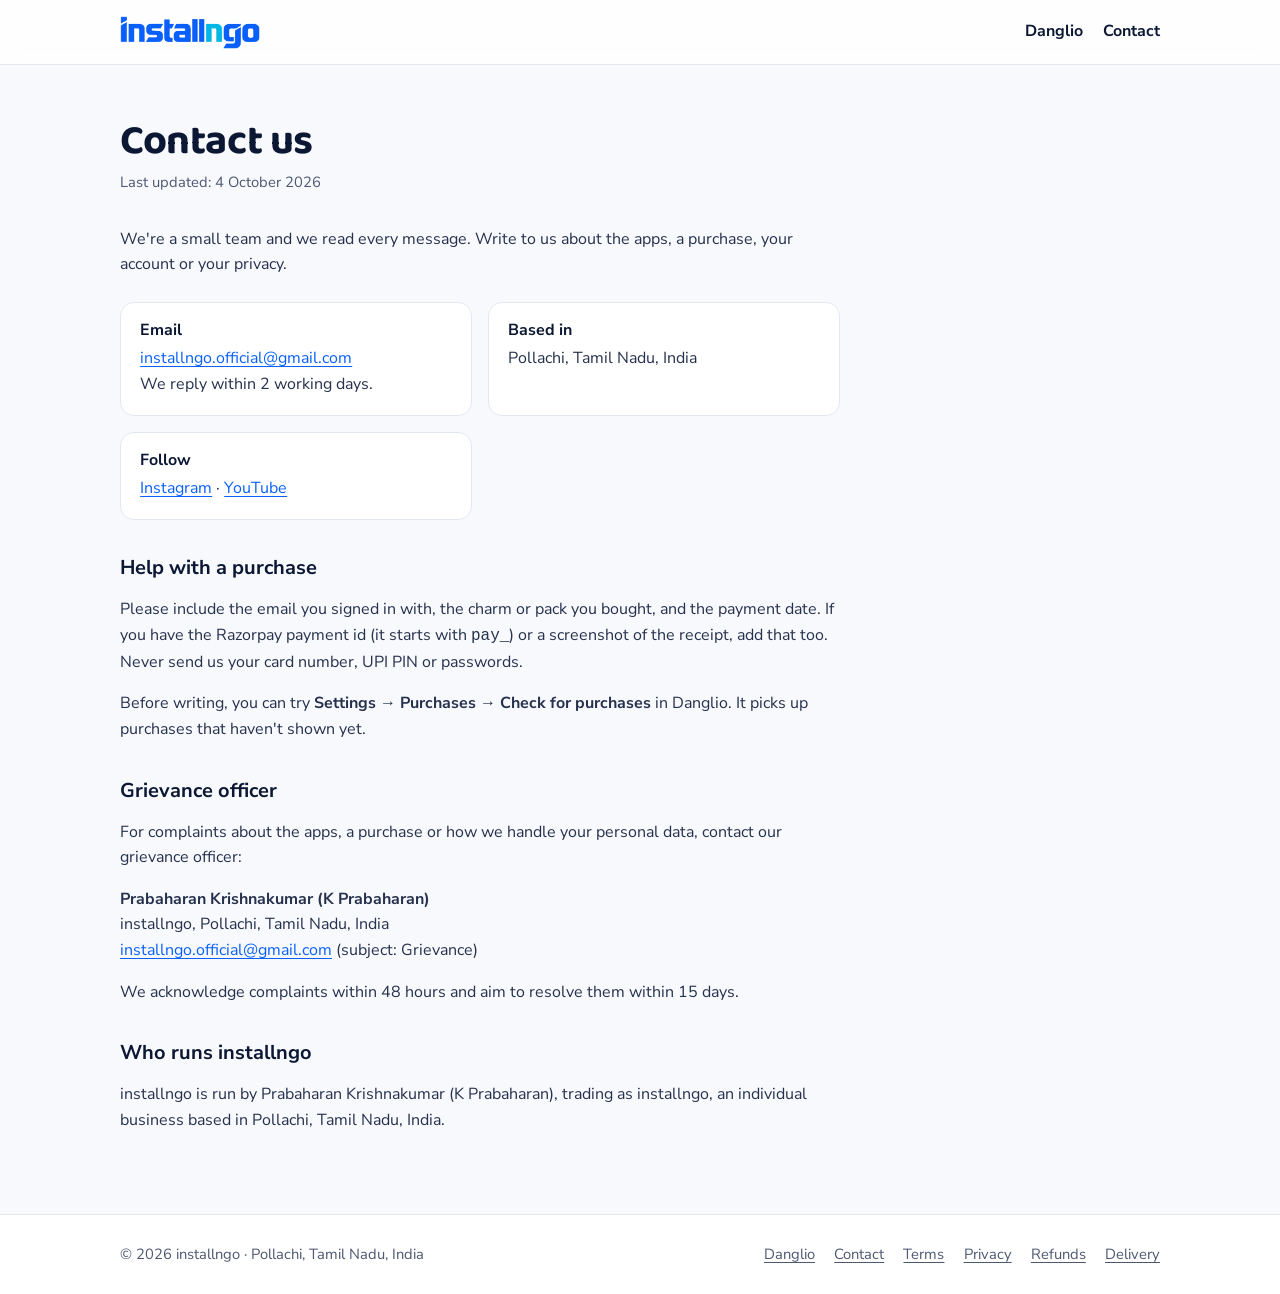
<file: contact.html>
<!doctype html>
<html lang="en-IN">
<head>
  <meta charset="utf-8">
  <meta name="viewport" content="width=device-width, initial-scale=1, viewport-fit=cover">
  <title>Contact installngo</title>
  <meta name="description" content="Get help with Danglio or other installngo apps: purchases, refunds, accounts and privacy. Email installngo.official@gmail.com.">
  <meta name="robots" content="index, follow">
  <link rel="canonical" href="https://www.installngo.com/contact">
  <meta name="theme-color" content="#ffffff">
  <meta property="og:type" content="website">
  <meta property="og:site_name" content="installngo">
  <meta property="og:locale" content="en_IN">
  <meta property="og:title" content="Contact installngo">
  <meta property="og:description" content="Get help with Danglio or other installngo apps: purchases, refunds, accounts and privacy. Email installngo.official@gmail.com.">
  <meta property="og:url" content="https://www.installngo.com/contact">
  <meta property="og:image" content="https://www.installngo.com/assets/installngo-share.jpg">
  <meta property="og:image:width" content="1200">
  <meta property="og:image:height" content="630">
  <meta name="twitter:card" content="summary_large_image">
  <meta name="twitter:title" content="Contact installngo">
  <meta name="twitter:description" content="Get help with Danglio or other installngo apps: purchases, refunds, accounts and privacy. Email installngo.official@gmail.com.">
  <meta name="twitter:image" content="https://www.installngo.com/assets/installngo-share.jpg">
  <link rel="icon" href="/favicon.ico" sizes="48x48">
  <link rel="icon" href="/assets/favicon-96.png" type="image/png" sizes="96x96">
  <link rel="apple-touch-icon" href="/assets/apple-touch-icon.png">
  <link rel="manifest" href="/site.webmanifest">
  <link rel="preconnect" href="https://fonts.googleapis.com">
  <link rel="preconnect" href="https://fonts.gstatic.com" crossorigin>
  <link href="https://fonts.googleapis.com/css2?family=Baloo+2:wght@700;800&family=Nunito+Sans:wght@400;600;700&display=swap" rel="stylesheet">
  <link rel="stylesheet" href="/assets/site.css?v=3">
  <script type="application/ld+json">{"@context":"https://schema.org","@type":"BreadcrumbList","itemListElement":[{"@type":"ListItem","position":1,"name":"installngo","item":"https://www.installngo.com/"},{"@type":"ListItem","position":2,"name":"Contact us","item":"https://www.installngo.com/contact"}]}</script>
</head>
<body>
  <header class="site-head">
    <div class="wrap">
      <a class="logo" href="/"><img src="/assets/installngo-logo.png" alt="installngo" width="140" height="33"></a>
      <nav class="site-nav" aria-label="Main">
        <a href="/">Danglio</a>
        <a href="/contact">Contact</a>
      </nav>
    </div>
  </header>
  <main class="wrap">
    <article class="doc">
      <h1>Contact us</h1>
      <p class="updated">Last updated: <time datetime="2026-10-04">4 October 2026</time></p>
      <p>We're a small team and we read every message. Write to us about the apps, a purchase, your account or your privacy.</p>
      <div class="contact-cards">
        <div><h2>Email</h2><p><a href="mailto:installngo.official@gmail.com">installngo.official@gmail.com</a></p><p class="muted">We reply within 2 working days.</p></div>
        <div><h2>Based in</h2><p>Pollachi, Tamil Nadu, India</p></div>
        <div><h2>Follow</h2><p><a href="https://www.instagram.com/installngo" rel="noopener" target="_blank">Instagram</a> · <a href="https://www.youtube.com/@installngo" rel="noopener" target="_blank">YouTube</a></p></div>
      </div>

      <h2>Help with a purchase</h2>
      <p>Please include the email you signed in with, the charm or pack you bought, and the payment date. If you have the Razorpay payment id (it starts with <code>pay_</code>) or a screenshot of the receipt, add that too. Never send us your card number, UPI PIN or passwords.</p>
      <p>Before writing, you can try <strong>Settings → Purchases → Check for purchases</strong> in Danglio. It picks up purchases that haven't shown yet.</p>

      <h2>Grievance officer</h2>
      <p>For complaints about the apps, a purchase or how we handle your personal data, contact our grievance officer:</p>
      <p><strong>Prabaharan Krishnakumar (K Prabaharan)</strong><br>installngo, Pollachi, Tamil Nadu, India<br><a href="mailto:installngo.official@gmail.com?subject=Grievance">installngo.official@gmail.com</a> (subject: Grievance)</p>
      <p>We acknowledge complaints within 48 hours and aim to resolve them within 15 days.</p>

      <h2>Who runs installngo</h2>
      <p>installngo is run by Prabaharan Krishnakumar (K Prabaharan), trading as installngo, an individual business based in Pollachi, Tamil Nadu, India.</p>
    </article>
  </main>
  <footer class="site-foot">
    <div class="wrap">
      <span>© 2026 installngo · Pollachi, Tamil Nadu, India</span>
      <nav aria-label="Legal and help">
        <a href="/">Danglio</a>
        <a href="/contact">Contact</a>
        <a href="/terms">Terms</a>
        <a href="/privacy">Privacy</a>
        <a href="/refunds">Refunds</a>
        <a href="/delivery">Delivery</a>
      </nav>
    </div>
  </footer>
</body>
</html>
</file>
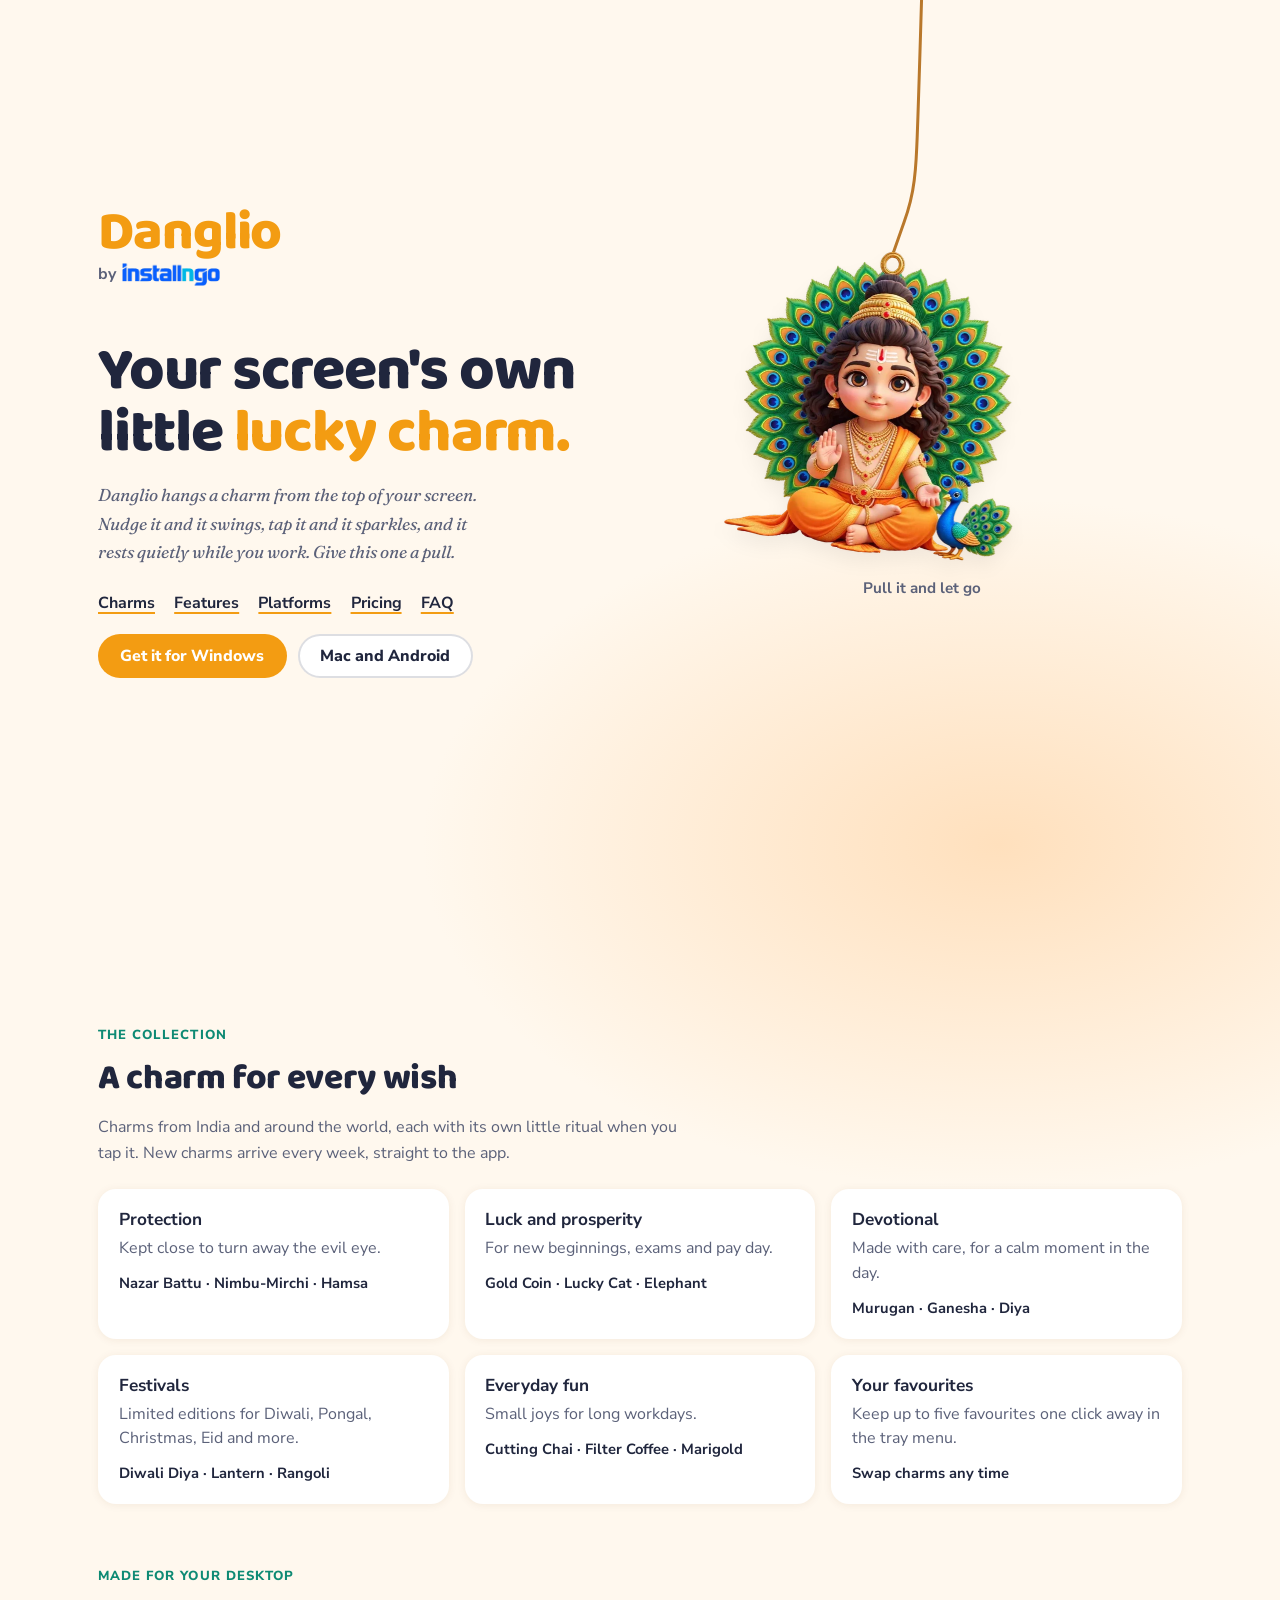
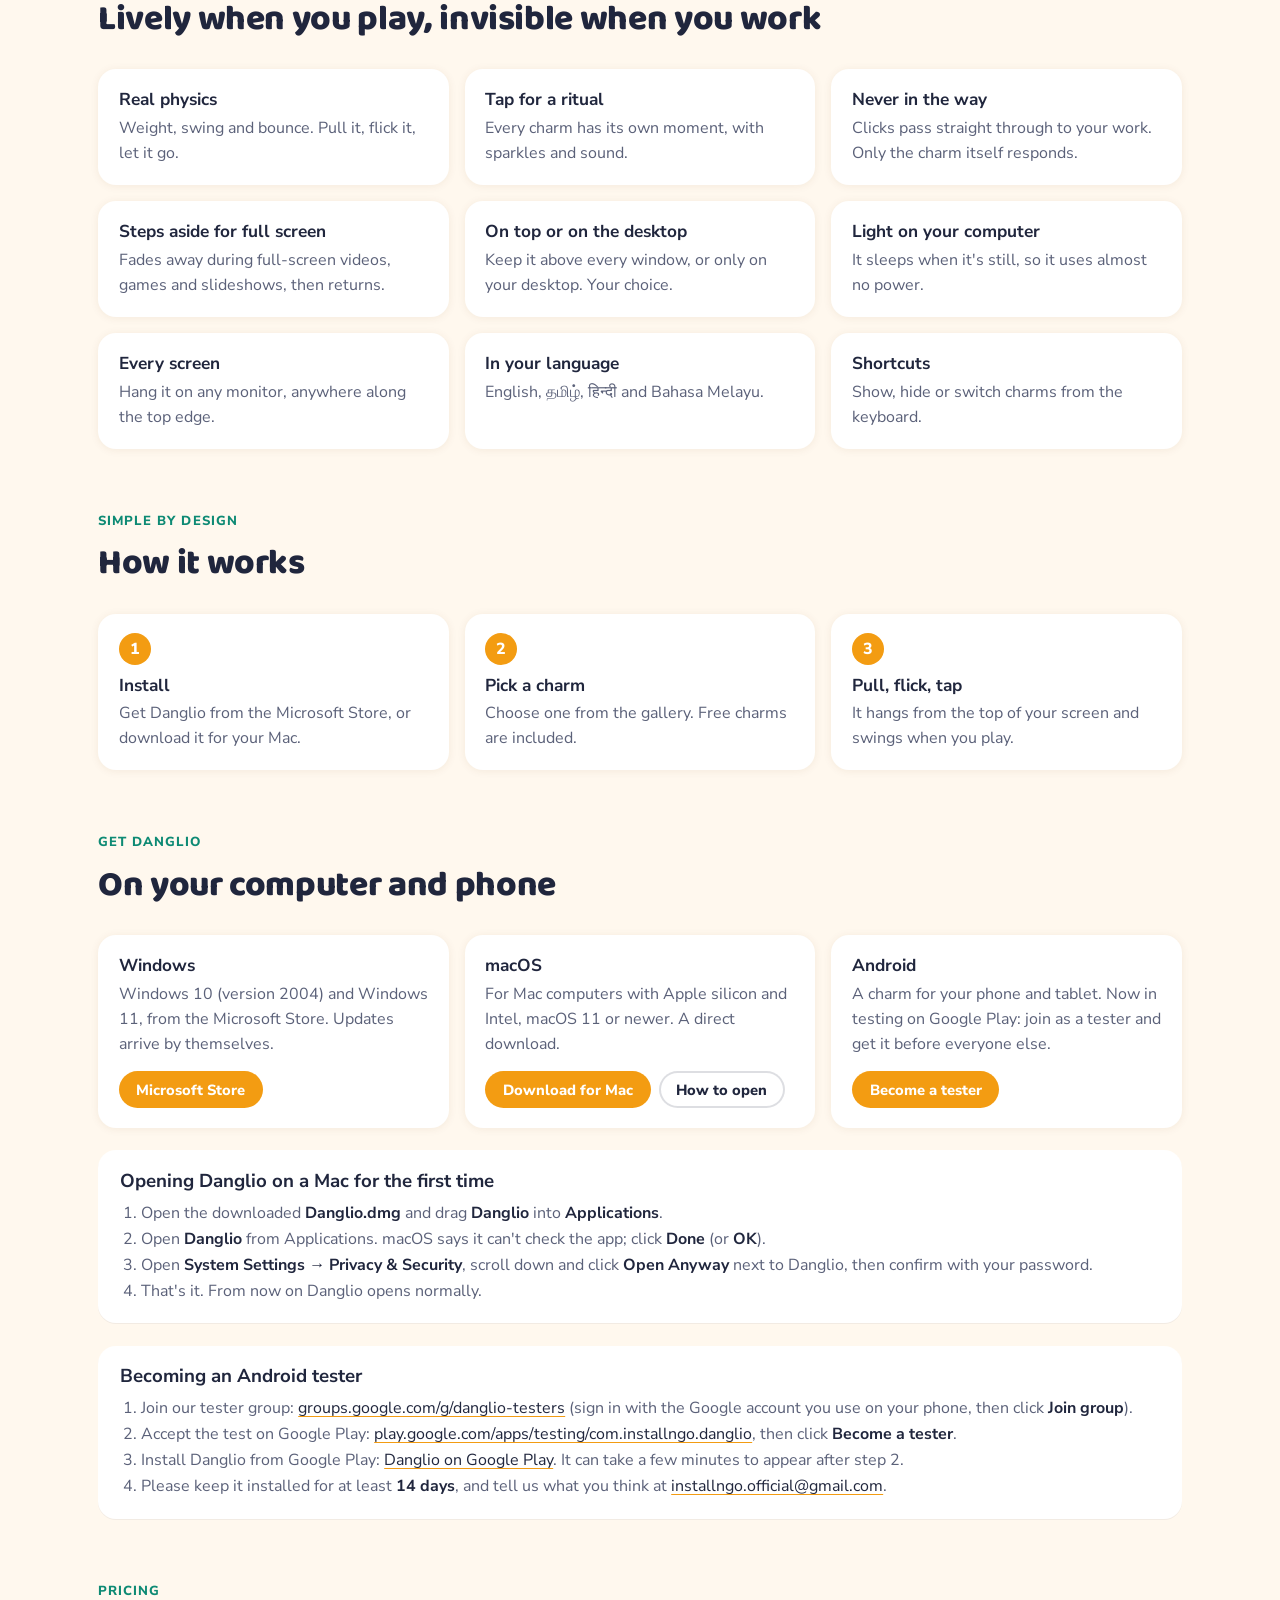
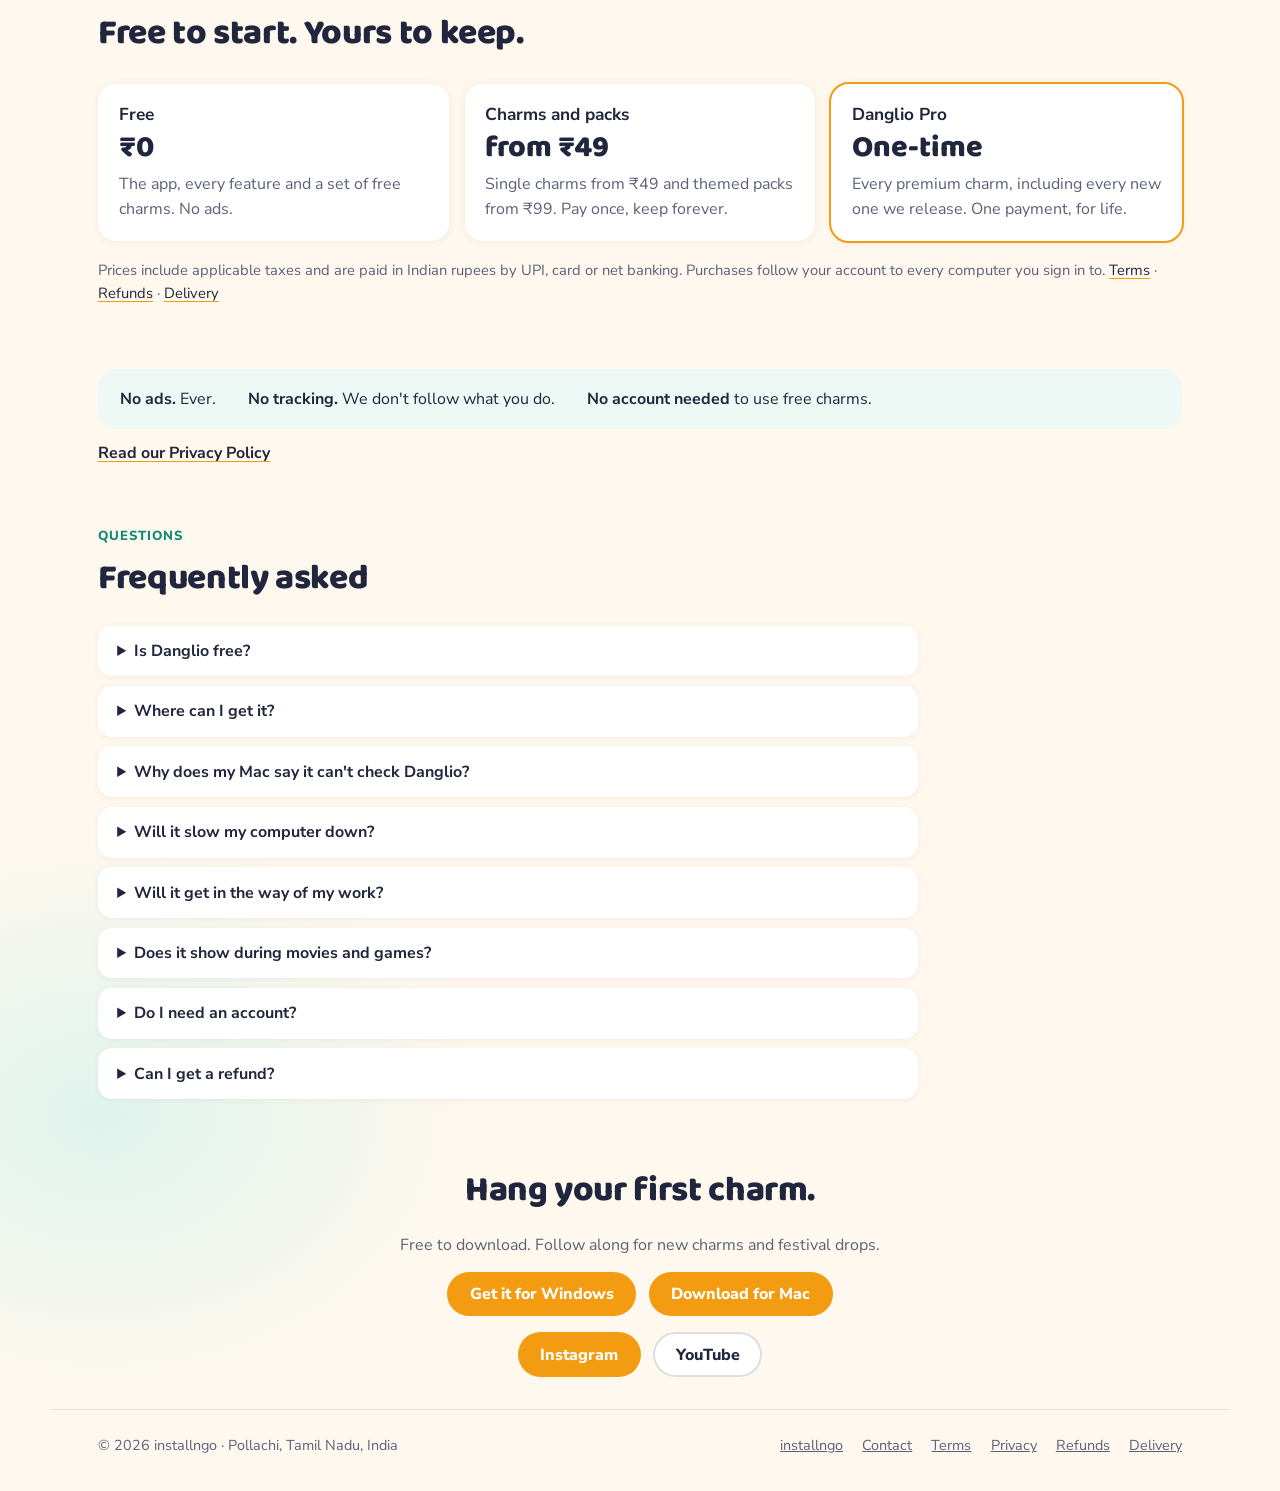
<file: danglio.html>
<!doctype html>
<html lang="en">
<head>
  <meta charset="utf-8">
  <meta name="viewport" content="width=device-width, initial-scale=1, viewport-fit=cover">
  <title>Danglio — a lucky charm that hangs on your screen</title>
  <meta name="description" content="Danglio hangs a charm from the top of your screen: protection, luck, devotional and festival charms. Pull it, flick it, tap it. Free, in English, Tamil, Hindi and Malay. Available for Windows and macOS; Android in testing.">
  <meta name="robots" content="index, follow">
  <link rel="canonical" href="https://www.installngo.com/danglio">
  <meta name="theme-color" content="#FFF4E6">
  <link rel="icon" href="/assets/danglio-icon.png" type="image/png">
  <link rel="apple-touch-icon" href="/assets/apple-touch-icon.png?v=2">
  <link rel="manifest" href="/site.webmanifest">

  <!-- Link preview for WhatsApp, Instagram, Facebook and others -->
  <meta property="og:type" content="website">
  <meta property="og:site_name" content="installngo">
  <meta property="og:locale" content="en_IN">
  <meta property="og:title" content="Danglio — something is dangling… 👀">
  <meta property="og:description" content="Pull it, flick it, let it go. A charm that hangs on your screen. For Windows and macOS, from installngo.">
  <meta property="og:url" content="https://www.installngo.com/danglio">
  <meta property="og:image" content="https://www.installngo.com/assets/share.jpg">
  <meta property="og:image:width" content="1200">
  <meta property="og:image:height" content="630">
  <meta name="twitter:card" content="summary_large_image">
  <meta name="twitter:title" content="Danglio — something is dangling… 👀">
  <meta name="twitter:description" content="Pull it, flick it, let it go. A charm that hangs on your screen. For Windows and macOS, from installngo.">
  <meta name="twitter:image" content="https://www.installngo.com/assets/share.jpg">

  <script type="application/ld+json">
  {
    "@context": "https://schema.org",
    "@type": "SoftwareApplication",
    "name": "Danglio",
    "alternateName": "Danglio by installngo",
    "url": "https://www.installngo.com/danglio",
    "image": "https://www.installngo.com/assets/share.jpg",
    "description": "A charm that hangs from the top of your screen. Pull it, flick it and tap it; choose from free and premium charms.",
    "applicationCategory": "LifestyleApplication",
    "operatingSystem": "Windows 10, Windows 11, macOS, Android",
    "inLanguage": ["en", "ta", "hi", "ms"],
    "isAccessibleForFree": true,
    "offers": { "@type": "Offer", "price": "0", "priceCurrency": "INR", "availability": "https://schema.org/PreOrder" },
    "publisher": { "@type": "Organization", "@id": "https://www.installngo.com/#org", "name": "installngo", "url": "https://www.installngo.com/" }
  }
  </script>

  <link rel="preload" as="image" href="/assets/murugan.webp?v=10">
  <link rel="preconnect" href="https://fonts.googleapis.com">
  <link rel="preconnect" href="https://fonts.gstatic.com" crossorigin>
  <link href="https://fonts.googleapis.com/css2?family=Baloo+2:wght@600;700;800&family=Fraunces:ital,opsz,wght@1,9..144,400&family=Nunito+Sans:wght@400;600;700&display=swap" rel="stylesheet">
  <style>
    :root {
      --cream: #fff8ee;
      --peach: #ffe6cf;
      --ink: #20263d;
      --muted: #5b6179;
      --saffron: #f39c12;
      --marigold: #ffb935;
      --peacock: #0e8a74;
      --rope: #b9782b;
      --card: #ffffff;
    }
    * { box-sizing: border-box; }
    html, body { margin: 0; }
    body {
      min-height: 100vh;
      min-height: 100dvh;
      color: var(--ink);
      font-family: "Nunito Sans", "Segoe UI", -apple-system, "Helvetica Neue", Arial, sans-serif;
      background:
        radial-gradient(60rem 36rem at 78% 18%, #ffe0bd 0%, transparent 60%),
        radial-gradient(40rem 30rem at 8% 92%, #dff4ee 0%, transparent 60%),
        var(--cream);
      -webkit-font-smoothing: antialiased;
      overflow-x: hidden;
    }
    .page {
      display: grid;
      grid-template-columns: 1.05fr 1fr;
      min-height: 100vh;
      min-height: 100dvh;
      width: min(100%, 1180px);
      margin-inline: auto;
      padding: 0 clamp(1.25rem, 4vw, 3rem);
    }

    /* The charm's stage: the cord hangs from the very top of the screen */
    .stage {
      /* Covers the first screen and scrolls away with it, so the
         sections below stay readable. */
      position: absolute;
      top: 0;
      left: 0;
      right: 0;
      height: 100vh;
      height: 100svh;
      z-index: 3;
      pointer-events: none; /* only the charm catches the pointer, like the app */
      overflow: visible;
    }
    .rope-canvas {
      position: absolute;
      inset: 0;
      width: 100%;
      height: 100%;
      pointer-events: none;
    }
    .glow {
      position: absolute;
      left: 0;
      top: 0;
      border-radius: 50%;
      background: radial-gradient(circle, rgba(255, 196, 92, 0.6) 0%, rgba(255, 196, 92, 0) 65%);
      opacity: 0; /* only flashes when the charm is tapped */
      pointer-events: none;
    }
    .charm {
      pointer-events: auto;
      position: absolute;
      left: 0;
      top: 0;
      width: var(--charm-size, 280px);
      transform-origin: 50% 0;
      cursor: grab;
      touch-action: none;
      -webkit-user-drag: none;
      user-select: none;
      -webkit-tap-highlight-color: transparent;
      will-change: transform; /* its shadow is part of the image */
    }
    .charm.dragging { cursor: grabbing; }
    .spark {
      position: absolute;
      width: 8px;
      height: 8px;
      border-radius: 50%;
      background: var(--marigold);
      box-shadow: 0 0 8px rgba(255, 185, 53, 0.9);
      pointer-events: none;
    }
    .hint {
      position: absolute;
      left: 0;
      top: 0;
      margin: 0;
      white-space: nowrap;
      font-weight: 700;
      font-size: 0.95rem;
      color: var(--muted);
      pointer-events: none;
      transition: opacity 300ms ease-out;
    }

    /* The words */
    .copy {
      grid-column: 1;
      display: flex;
      flex-direction: column;
      justify-content: center;
      padding-block: 3rem 4rem;
    }
    .brand { display: flex; flex-direction: column; gap: 0.15rem; }
    .brand-row { display: flex; align-items: center; flex-wrap: wrap; gap: 0.5rem 0.9rem; }
    .brand-name {
      --brand-size: clamp(2.4rem, 5vw, 3.4rem);
      font-family: "Baloo 2", "Segoe UI", sans-serif;
      font-weight: 800;
      font-size: var(--brand-size);
      white-space: nowrap;
      line-height: 1;
      letter-spacing: -0.02em;
      color: var(--saffron);
    }
    .brand-by { display: inline-flex; align-items: center; gap: 0.4rem; font-weight: 700; font-size: 1rem; color: var(--muted); text-decoration: none; align-self: flex-start; }
    .brand-by img { display: block; height: 23px; width: auto; }
    .brand-by:hover span { text-decoration: underline; }
    /* "Coming soon" sits right after the o of Danglio: the same height as
       that o (0.51 of the font size in Baloo 2) and on the same baseline. */
    .tag {
      display: inline-block;
      overflow: hidden; /* makes its bottom edge sit on the text baseline */
      vertical-align: baseline;
      height: calc(var(--brand-size) * 0.51);
      line-height: calc(var(--brand-size) * 0.51);
      margin-left: calc(var(--brand-size) * 0.16);
      padding: 0 0.6rem;
      border-radius: 999px;
      background: #fff;
      box-shadow: 0 1px 6px rgba(120, 70, 20, 0.12);
      font-family: "Nunito Sans", "Segoe UI", sans-serif;
      font-size: 0.72rem;
      font-weight: 700;
      letter-spacing: 0.01em;
      color: var(--peacock);
      white-space: nowrap;
    }
    .tag::before {
      content: "";
      display: inline-block;
      width: 6px;
      height: 6px;
      margin-right: 0.35rem;
      vertical-align: middle;
      position: relative;
      top: -1px;
      border-radius: 50%;
      background: var(--peacock);
      animation: pulse 1.6s ease-in-out infinite;
    }
    @keyframes pulse { 50% { opacity: 0.25; } }
    h1 {
      margin: clamp(1.75rem, 6vh, 3.5rem) 0 0;
      font-family: "Baloo 2", "Segoe UI", sans-serif;
      font-weight: 800;
      font-size: clamp(2.1rem, 4.8vw, 3.8rem);
      line-height: 1.02;
      letter-spacing: -0.02em;
      max-width: 14ch;
    }
    h1 span { color: var(--saffron); }
    .lead {
      margin: 1.1rem 0 0;
      font-family: "Fraunces", Georgia, "Times New Roman", serif;
      font-style: italic;
      font-weight: 400;
      font-size: clamp(0.98rem, 1.35vw, 1.12rem);
      line-height: 1.65;
      color: var(--muted);
      max-width: 36ch;
    }
    .follow {
      display: flex;
      align-items: center;
      flex-wrap: wrap;
      gap: 0.4rem 1.2rem;
      margin: 1.8rem 0 0;
      font-weight: 700;
      color: var(--muted);
    }
    .follow a { color: var(--ink); text-decoration-color: var(--saffron); text-underline-offset: 4px; text-decoration-thickness: 2px; }


    /* Below the first screen: three steps, like a small app page */
    .more { position: relative; z-index: 4; width: min(100%, 1180px); margin-inline: auto; padding: clamp(2.5rem, 7vh, 4rem) clamp(1.25rem, 4vw, 3rem) 0; }
    .more h2 { margin: 0; font-family: "Baloo 2", "Segoe UI", sans-serif; font-weight: 800; font-size: clamp(1.6rem, 3vw, 2.2rem); letter-spacing: -0.01em; }
    .steps { display: grid; grid-template-columns: repeat(auto-fit, minmax(min(100%, 240px), 1fr)); gap: 1rem; margin: 1.4rem 0 0; padding: 0; list-style: none; counter-reset: step; }
    .steps li { counter-increment: step; padding: 1.2rem 1.3rem; border-radius: 18px; background: var(--card); box-shadow: 0 1px 8px rgba(120, 70, 20, 0.08); }
    .steps li::before { content: counter(step); display: grid; place-items: center; width: 2rem; height: 2rem; margin-bottom: 0.6rem; border-radius: 50%; background: var(--saffron); color: #fff; font-weight: 800; }
    .steps h3 { margin: 0 0 0.25rem; font-size: 1.08rem; }
    .steps p { margin: 0; color: var(--muted); line-height: 1.55; }
    .note { margin: 1.4rem 0 0; color: var(--muted); }
    .note a { color: var(--ink); text-decoration-color: var(--saffron); text-underline-offset: 3px; }
    .site-foot { position: relative; z-index: 4; display: flex; flex-wrap: wrap; justify-content: space-between; gap: 0.8rem 2rem; width: min(100%, 1180px); margin: 2rem auto 0; padding: 1.6rem clamp(1.25rem, 4vw, 3rem) 2.2rem; border-top: 1px solid rgba(32, 38, 61, 0.1); font-size: 0.9rem; color: var(--muted); }
    .site-foot nav { display: flex; flex-wrap: wrap; gap: 0.4rem 1.2rem; }
    .site-foot a { color: var(--muted); }


    /* Hero extras */
    .jump { display: flex; flex-wrap: wrap; gap: 0.4rem 1.2rem; margin: 1.6rem 0 0; font-weight: 700; }
    .jump a { color: var(--ink); text-decoration-color: var(--saffron); text-underline-offset: 4px; text-decoration-thickness: 2px; }
    .get { display: flex; flex-wrap: wrap; gap: 0.7rem; margin: 1.2rem 0 0; }
    .platforms .actions { display: flex; flex-wrap: wrap; gap: 0.5rem; margin-top: auto; }
    .platforms .btn { padding: 0.55rem 1.1rem; font-size: 0.92rem; }
    .howto { margin: 1.4rem 0 0; padding: 1.1rem 1.4rem; border-radius: 18px; background: #fff; box-shadow: 0 1px 0 rgba(32, 38, 61, 0.06); }
    .howto h3 { margin: 0 0 0.5rem; }
    .howto ol { margin: 0; padding-left: 1.3rem; color: var(--muted); }
    .howto li { margin: 0.25rem 0; }
    .howto strong { color: var(--ink); }

    /* Sections */
    .block { padding-block: clamp(2.5rem, 7vh, 4.5rem) 0; scroll-margin-top: 1rem; }
    .eyebrow { margin: 0 0 0.35rem; color: var(--peacock); font-weight: 800; font-size: 0.82rem; letter-spacing: 0.08em; text-transform: uppercase; }
    .intro { margin: 0.6rem 0 0; max-width: 60ch; color: var(--muted); line-height: 1.6; }
    .cards { display: grid; gap: 1rem; margin: 1.4rem 0 0; padding: 0; list-style: none; }
    .cards--3 { grid-template-columns: repeat(auto-fit, minmax(min(100%, 260px), 1fr)); }
    .cards li { padding: 1.2rem 1.3rem; border-radius: 18px; background: var(--card); box-shadow: 0 1px 8px rgba(120, 70, 20, 0.08); }
    .cards h3 { margin: 0 0 0.3rem; font-size: 1.08rem; }
    .cards p { margin: 0; color: var(--muted); line-height: 1.55; }
    .cards .names { margin-top: 0.7rem; color: var(--ink); font-weight: 700; font-size: 0.92rem; }
    .platforms li { display: flex; flex-direction: column; align-items: flex-start; }
    .platforms li p { margin-bottom: 0.9rem; }
    .platforms .status { display: inline-block; margin-top: auto; padding: 0.2rem 0.75rem; border-radius: 999px; background: #e7f5f1; color: var(--peacock); font-size: 0.82rem; font-weight: 800; }
    .platforms .status--live { background: var(--saffron); color: #fff; }
    .prices .price { margin: 0.2rem 0 0.5rem; color: var(--ink); font-family: "Baloo 2", "Segoe UI", sans-serif; font-weight: 800; font-size: 1.9rem; line-height: 1.1; }
    .prices .featured { outline: 2px solid var(--saffron); }
    .fine { margin: 1.1rem 0 0; color: var(--muted); font-size: 0.92rem; line-height: 1.6; }
    .fine a, .trust a, .faq a, .howto a { color: var(--ink); text-decoration-color: var(--saffron); text-underline-offset: 3px; }
    .trust ul { display: flex; flex-wrap: wrap; gap: 0.6rem 2rem; margin: 0; padding: 1.2rem 1.4rem; border-radius: 18px; background: #eef8f5; list-style: none; color: var(--ink); }
    .trust p { margin: 0.8rem 0 0; font-weight: 700; }
    .faq { margin-top: 1.2rem; display: grid; gap: 0.6rem; max-width: 820px; }
    .faq details { padding: 0.9rem 1.2rem; border-radius: 14px; background: var(--card); box-shadow: 0 1px 6px rgba(120, 70, 20, 0.07); }
    .faq summary { cursor: pointer; font-weight: 700; }
    .faq details p { margin: 0.6rem 0 0; color: var(--muted); line-height: 1.6; }
    .cta { text-align: center; }
    .cta p { color: var(--muted); }
    .cta__links { display: flex; justify-content: center; gap: 0.8rem; margin-top: 1rem; }
    .btn { display: inline-block; padding: 0.7rem 1.4rem; border-radius: 999px; background: var(--saffron); color: #fff; font-weight: 800; text-decoration: none; }
    .btn:hover { filter: brightness(1.05); }
    .btn--ghost { background: #fff; color: var(--ink); box-shadow: inset 0 0 0 2px rgba(32, 38, 61, 0.15); }

    /* Phones and narrow screens: charm in a block at the top, words below */
    @media (max-width: 820px) {
      .page { grid-template-columns: 1fr; }
      .stage {
        position: absolute;
        top: 0;
        left: 0;
        right: 0;
        bottom: auto;
        height: min(64vh, 560px);
        height: min(64svh, 560px); /* svh: stays put when the address bar moves */
      }
      .copy { justify-content: flex-start; padding-block: calc(min(64vh, 560px) + 0.5rem) 2.5rem; padding-block: calc(min(64svh, 560px) + 0.5rem) 2.5rem; }
      .hint { left: 50%; top: auto; bottom: 0.5rem; transform: translateX(-50%); font-size: 0.85rem; }
      h1 { margin-top: 1.25rem; }
    }
    @media (prefers-reduced-motion: reduce) {
      .tag::before { animation: none; }
    }
  </style>
</head>
<body>
  <div class="page">
    <section class="copy">
      <div class="brand">
        <div class="brand-row">
          <span class="brand-name">Danglio</span>
        </div>
        <a class="brand-by" href="/" aria-label="by installngo"><span>by</span><img src="/assets/installngo-logo.png" alt="installngo" width="96" height="23"></a>
      </div>
      <h1>Your screen's own little <span>lucky charm.</span></h1>
      <p class="lead">Danglio hangs a charm from the top of your screen. Nudge it and it swings, tap it and it sparkles, and it rests quietly while you work. Give this one a pull.</p>
      <nav class="jump" aria-label="On this page">
        <a href="#charms">Charms</a>
        <a href="#features">Features</a>
        <a href="#platforms">Platforms</a>
        <a href="#pricing">Pricing</a>
        <a href="#faq">FAQ</a>
      </nav>
      <p class="get">
        <a class="btn" href="https://apps.microsoft.com/detail/9P16SST2JVCB" target="_blank" rel="noopener">Get it for Windows</a>
        <a class="btn btn--ghost" href="#platforms">Mac and Android</a>
      </p>
    </section>
  </div>

  <main class="more">
    <section id="charms" class="block">
      <p class="eyebrow">The collection</p>
      <h2>A charm for every wish</h2>
      <p class="intro">Charms from India and around the world, each with its own little ritual when you tap it. New charms arrive every week, straight to the app.</p>
      <ul class="cards cards--3">
        <li><h3>Protection</h3><p>Kept close to turn away the evil eye.</p><p class="names">Nazar Battu · Nimbu-Mirchi · Hamsa</p></li>
        <li><h3>Luck and prosperity</h3><p>For new beginnings, exams and pay day.</p><p class="names">Gold Coin · Lucky Cat · Elephant</p></li>
        <li><h3>Devotional</h3><p>Made with care, for a calm moment in the day.</p><p class="names">Murugan · Ganesha · Diya</p></li>
        <li><h3>Festivals</h3><p>Limited editions for Diwali, Pongal, Christmas, Eid and more.</p><p class="names">Diwali Diya · Lantern · Rangoli</p></li>
        <li><h3>Everyday fun</h3><p>Small joys for long workdays.</p><p class="names">Cutting Chai · Filter Coffee · Marigold</p></li>
        <li><h3>Your favourites</h3><p>Keep up to five favourites one click away in the tray menu.</p><p class="names">Swap charms any time</p></li>
      </ul>
    </section>

    <section id="features" class="block">
      <p class="eyebrow">Made for your desktop</p>
      <h2>Lively when you play, invisible when you work</h2>
      <ul class="cards cards--3">
        <li><h3>Real physics</h3><p>Weight, swing and bounce. Pull it, flick it, let it go.</p></li>
        <li><h3>Tap for a ritual</h3><p>Every charm has its own moment, with sparkles and sound.</p></li>
        <li><h3>Never in the way</h3><p>Clicks pass straight through to your work. Only the charm itself responds.</p></li>
        <li><h3>Steps aside for full screen</h3><p>Fades away during full-screen videos, games and slideshows, then returns.</p></li>
        <li><h3>On top or on the desktop</h3><p>Keep it above every window, or only on your desktop. Your choice.</p></li>
        <li><h3>Light on your computer</h3><p>It sleeps when it's still, so it uses almost no power.</p></li>
        <li><h3>Every screen</h3><p>Hang it on any monitor, anywhere along the top edge.</p></li>
        <li><h3>In your language</h3><p>English, தமிழ், हिन्दी and Bahasa Melayu.</p></li>
        <li><h3>Shortcuts</h3><p>Show, hide or switch charms from the keyboard.</p></li>
      </ul>
    </section>

    <section id="how" class="block">
      <p class="eyebrow">Simple by design</p>
      <h2>How it works</h2>
      <ol class="steps">
        <li><h3>Install</h3><p>Get Danglio from the Microsoft Store, or download it for your Mac.</p></li>
        <li><h3>Pick a charm</h3><p>Choose one from the gallery. Free charms are included.</p></li>
        <li><h3>Pull, flick, tap</h3><p>It hangs from the top of your screen and swings when you play.</p></li>
      </ol>
    </section>

    <section id="platforms" class="block">
      <p class="eyebrow">Get Danglio</p>
      <h2>On your computer and phone</h2>
      <ul class="cards cards--3 platforms">
        <li data-platform="windows">
          <h3>Windows</h3>
          <p>Windows 10 (version 2004) and Windows 11, from the Microsoft Store. Updates arrive by themselves.</p>
          <span class="actions"><a class="btn" href="https://apps.microsoft.com/detail/9P16SST2JVCB" target="_blank" rel="noopener">Microsoft Store</a></span>
        </li>
        <li data-platform="macos">
          <h3>macOS</h3>
          <p>For Mac computers with Apple silicon and Intel, macOS 11 or newer. A direct download.</p>
          <span class="actions"><a class="btn" href="https://kvjcskqynhprbvhnslph.supabase.co/storage/v1/object/public/downloads/mac/Danglio.dmg">Download for Mac</a><a class="btn btn--ghost" href="#mac-open">How to open</a></span>
        </li>
        <li data-platform="android">
          <h3>Android</h3>
          <p>A charm for your phone and tablet. Now in testing on Google Play: join as a tester and get it before everyone else.</p>
          <span class="actions"><a class="btn" href="#android-test">Become a tester</a></span>
        </li>
      </ul>

      <div class="howto" id="mac-open">
        <h3>Opening Danglio on a Mac for the first time</h3>
        <ol>
          <li>Open the downloaded <strong>Danglio.dmg</strong> and drag <strong>Danglio</strong> into <strong>Applications</strong>.</li>
          <li>Open <strong>Danglio</strong> from Applications. macOS says it can't check the app; click <strong>Done</strong> (or <strong>OK</strong>).</li>
          <li>Open <strong>System Settings → Privacy &amp; Security</strong>, scroll down and click <strong>Open Anyway</strong> next to Danglio, then confirm with your password.</li>
          <li>That's it. From now on Danglio opens normally.</li>
        </ol>
      </div>

      <div class="howto" id="android-test">
        <h3>Becoming an Android tester</h3>
        <ol>
          <li>Join our tester group: <a href="https://groups.google.com/g/danglio-testers" target="_blank" rel="noopener">groups.google.com/g/danglio-testers</a> (sign in with the Google account you use on your phone, then click <strong>Join group</strong>).</li>
          <li>Accept the test on Google Play: <a href="https://play.google.com/apps/testing/com.installngo.danglio" target="_blank" rel="noopener">play.google.com/apps/testing/com.installngo.danglio</a>, then click <strong>Become a tester</strong>.</li>
          <li>Install Danglio from Google Play: <a href="https://play.google.com/store/apps/details?id=com.installngo.danglio" target="_blank" rel="noopener">Danglio on Google Play</a>. It can take a few minutes to appear after step 2.</li>
          <li>Please keep it installed for at least <strong>14 days</strong>, and tell us what you think at <a href="mailto:installngo.official@gmail.com?subject=Danglio%20Android%20test">installngo.official@gmail.com</a>.</li>
        </ol>
      </div>
    </section>

    <section id="pricing" class="block">
      <p class="eyebrow">Pricing</p>
      <h2>Free to start. Yours to keep.</h2>
      <ul class="cards cards--3 prices">
        <li>
          <h3>Free</h3>
          <p class="price">₹0</p>
          <p>The app, every feature and a set of free charms. No ads.</p>
        </li>
        <li>
          <h3>Charms and packs</h3>
          <p class="price">from ₹49</p>
          <p>Single charms from ₹49 and themed packs from ₹99. Pay once, keep forever.</p>
        </li>
        <li class="featured">
          <h3>Danglio Pro</h3>
          <p class="price">One-time</p>
          <p>Every premium charm, including every new one we release. One payment, for life.</p>
        </li>
      </ul>
      <p class="fine">Prices include applicable taxes and are paid in Indian rupees by UPI, card or net banking. Purchases follow your account to every computer you sign in to. <a href="/terms">Terms</a> · <a href="/refunds">Refunds</a> · <a href="/delivery">Delivery</a></p>
    </section>

    <section class="block trust">
      <ul>
        <li><strong>No ads.</strong> Ever.</li>
        <li><strong>No tracking.</strong> We don't follow what you do.</li>
        <li><strong>No account needed</strong> to use free charms.</li>
      </ul>
      <p><a href="/privacy">Read our Privacy Policy</a></p>
    </section>

    <section id="faq" class="block">
      <p class="eyebrow">Questions</p>
      <h2>Frequently asked</h2>
      <div class="faq">
        <details><summary>Is Danglio free?</summary><p>Yes. The app and a set of charms are free. Extra charms, packs and Danglio Pro are optional one-time purchases.</p></details>
        <details><summary>Where can I get it?</summary><p>Windows: from the <a href="https://apps.microsoft.com/detail/9P16SST2JVCB" target="_blank" rel="noopener">Microsoft Store</a>. Mac: <a href="#platforms">download it here</a>. Android: it's in testing on Google Play, and you can <a href="#android-test">join as a tester</a>.</p></details>
        <details><summary>Why does my Mac say it can't check Danglio?</summary><p>The Mac download isn't notarised by Apple yet, so macOS asks you to confirm the first time. It's safe to open: follow the <a href="#mac-open">four steps above</a> once, and it opens normally after that.</p></details>
        <details><summary>Will it slow my computer down?</summary><p>No. Danglio sleeps whenever the charm is still and uses almost no power or memory.</p></details>
        <details><summary>Will it get in the way of my work?</summary><p>No. Clicks pass straight through to whatever is underneath; only the charm itself responds. You can hide it any time from the tray or with a keyboard shortcut.</p></details>
        <details><summary>Does it show during movies and games?</summary><p>By default it fades away when a video, game or slideshow goes full screen, and comes back afterwards.</p></details>
        <details><summary>Do I need an account?</summary><p>Only to buy. Signing in with your email lets your purchases follow you to up to five computers.</p></details>
        <details><summary>Can I get a refund?</summary><p>If something you bought doesn't unlock, or you were charged twice, we refund it in full. See our <a href="/refunds">Cancellation and Refund Policy</a>.</p></details>
      </div>
    </section>

    <section class="block cta">
      <h2>Hang your first charm.</h2>
      <p>Free to download. Follow along for new charms and festival drops.</p>
      <p class="cta__links">
        <a class="btn" href="https://apps.microsoft.com/detail/9P16SST2JVCB" target="_blank" rel="noopener">Get it for Windows</a>
        <a class="btn" href="https://kvjcskqynhprbvhnslph.supabase.co/storage/v1/object/public/downloads/mac/Danglio.dmg">Download for Mac</a>
      </p>
      <p class="cta__links">
        <a class="btn" href="https://www.instagram.com/installngo" target="_blank" rel="noopener">Instagram</a>
        <a class="btn btn--ghost" href="https://www.youtube.com/@installngo" target="_blank" rel="noopener">YouTube</a>
      </p>
    </section>
  </main>

  <footer class="site-foot">
    <span>© 2026 installngo · Pollachi, Tamil Nadu, India</span>
    <nav aria-label="Legal and help">
      <a href="/">installngo</a>
      <a href="/contact">Contact</a>
      <a href="/terms">Terms</a>
      <a href="/privacy">Privacy</a>
      <a href="/refunds">Refunds</a>
      <a href="/delivery">Delivery</a>
    </nav>
  </footer>

  <section class="stage" id="stage" aria-label="A charm hanging from the top of the screen. Pull it and let go, or tap it.">
    <canvas class="rope-canvas" id="ropeCanvas" aria-hidden="true"></canvas>
    <div class="glow" id="glow" aria-hidden="true"></div>
    <img class="charm" id="charm" decoding="async" src="/assets/murugan.webp?v=10" alt="Little Murugan charm" draggable="false">
    <p class="hint" id="hint">Pull it and let go</p>
  </section>

  <script src="/assets/pendulum.js?v=11" defer></script>
</body>
</html>
</file>
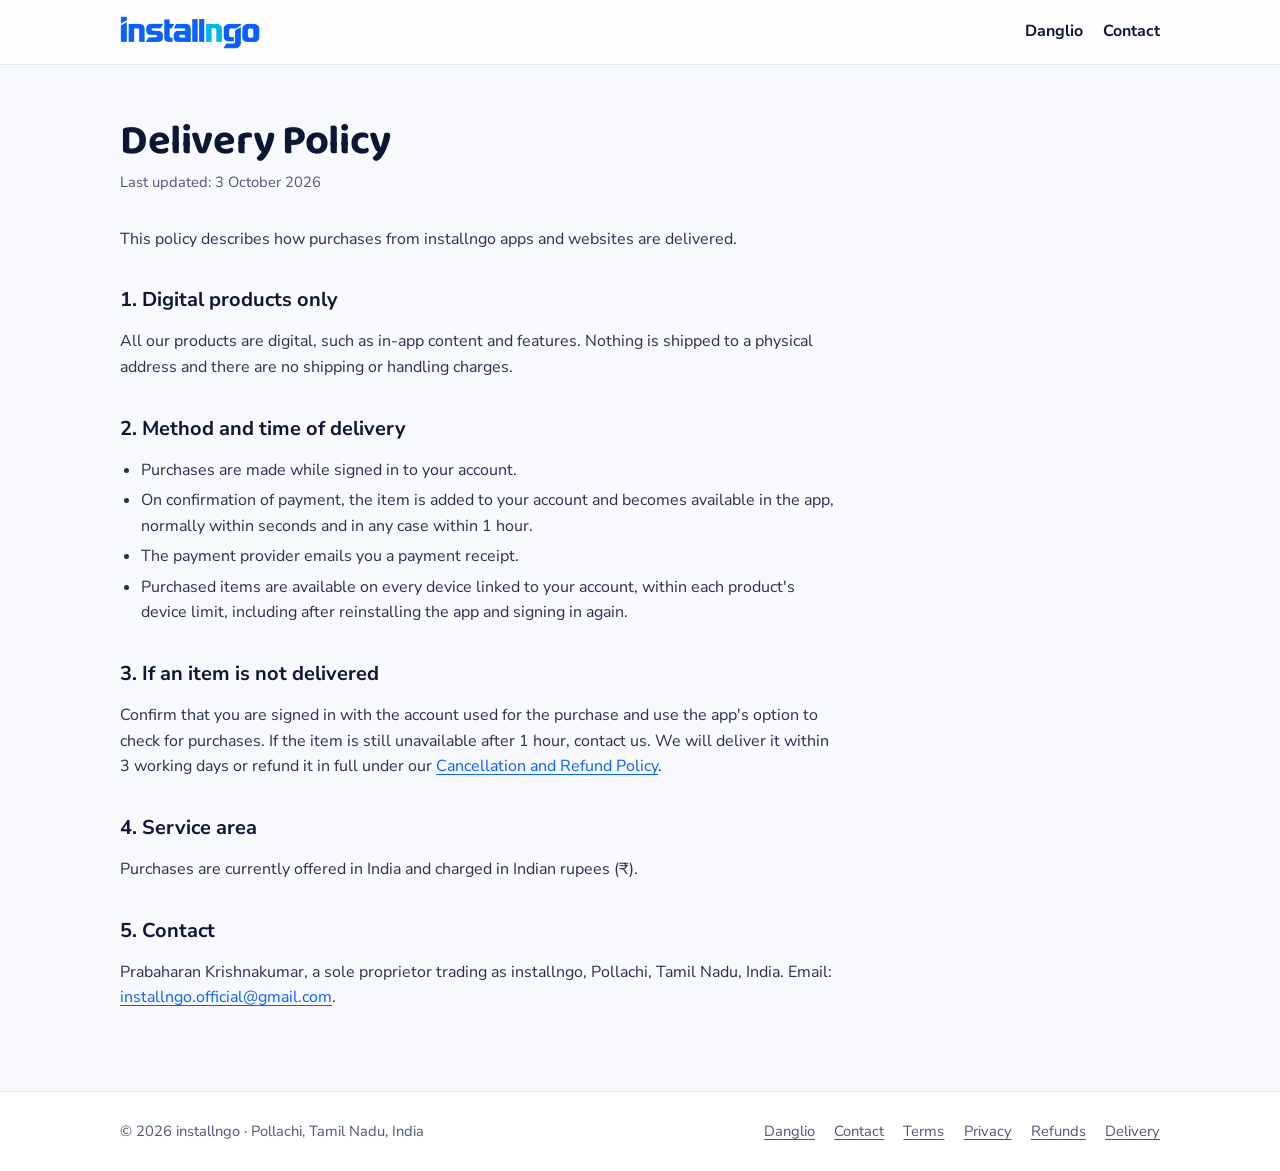
<file: delivery.html>
<!doctype html>
<html lang="en-IN">
<head>
  <meta charset="utf-8">
  <meta name="viewport" content="width=device-width, initial-scale=1, viewport-fit=cover">
  <title>Delivery Policy · installngo</title>
  <meta name="description" content="How digital purchases from installngo are delivered, and when.">
  <meta name="robots" content="index, follow">
  <link rel="canonical" href="https://www.installngo.com/delivery">
  <meta name="theme-color" content="#ffffff">
  <meta property="og:type" content="website">
  <meta property="og:site_name" content="installngo">
  <meta property="og:locale" content="en_IN">
  <meta property="og:title" content="Delivery Policy · installngo">
  <meta property="og:description" content="How digital purchases from installngo are delivered, and when.">
  <meta property="og:url" content="https://www.installngo.com/delivery">
  <meta property="og:image" content="https://www.installngo.com/assets/installngo-share.jpg">
  <meta property="og:image:width" content="1200">
  <meta property="og:image:height" content="630">
  <meta name="twitter:card" content="summary_large_image">
  <link rel="icon" href="/favicon.ico?v=2" sizes="48x48">
  <link rel="icon" href="/assets/favicon-96.png?v=2" type="image/png" sizes="96x96">
  <link rel="apple-touch-icon" href="/assets/apple-touch-icon.png?v=2">
  <link rel="manifest" href="/site.webmanifest">
  <link rel="preconnect" href="https://fonts.googleapis.com">
  <link rel="preconnect" href="https://fonts.gstatic.com" crossorigin>
  <link href="https://fonts.googleapis.com/css2?family=Baloo+2:wght@700;800&family=Nunito+Sans:wght@400;600;700&display=swap" rel="stylesheet">
  <link rel="stylesheet" href="/assets/site.css?v=3">
  <script type="application/ld+json">{"@context":"https://schema.org","@type":"BreadcrumbList","itemListElement":[{"@type":"ListItem","position":1,"name":"installngo","item":"https://www.installngo.com/"},{"@type":"ListItem","position":2,"name":"Delivery Policy","item":"https://www.installngo.com/delivery"}]}</script>
</head>
<body>
  <header class="site-head">
    <div class="wrap">
      <a class="logo" href="/"><img src="/assets/installngo-logo.png" alt="installngo" width="140" height="33"></a>
      <nav class="site-nav" aria-label="Main">
        <a href="/">Danglio</a>
        <a href="/contact">Contact</a>
      </nav>
    </div>
  </header>
  <main class="wrap">
    <article class="doc">
      <h1>Delivery Policy</h1>
      <p class="updated">Last updated: <time datetime="2026-10-03">3 October 2026</time></p>
      <p>This policy describes how purchases from installngo apps and websites are delivered.</p>

      <h2>1. Digital products only</h2>
      <p>All our products are digital, such as in-app content and features. Nothing is shipped to a physical address and there are no shipping or handling charges.</p>

      <h2>2. Method and time of delivery</h2>
      <ul>
        <li>Purchases are made while signed in to your account.</li>
        <li>On confirmation of payment, the item is added to your account and becomes available in the app, normally within seconds and in any case within 1 hour.</li>
        <li>The payment provider emails you a payment receipt.</li>
        <li>Purchased items are available on every device linked to your account, within each product's device limit, including after reinstalling the app and signing in again.</li>
      </ul>

      <h2>3. If an item is not delivered</h2>
      <p>Confirm that you are signed in with the account used for the purchase and use the app's option to check for purchases. If the item is still unavailable after 1 hour, contact us. We will deliver it within 3 working days or refund it in full under our <a href="/refunds">Cancellation and Refund Policy</a>.</p>

      <h2>4. Service area</h2>
      <p>Purchases are currently offered in India and charged in Indian rupees (₹).</p>

      <h2>5. Contact</h2>
      <p>Prabaharan Krishnakumar, a sole proprietor trading as installngo, Pollachi, Tamil Nadu, India. Email: <a href="mailto:installngo.official@gmail.com">installngo.official@gmail.com</a>.</p>
    </article>
  </main>
  <footer class="site-foot">
    <div class="wrap">
      <span>© 2026 installngo · Pollachi, Tamil Nadu, India</span>
      <nav aria-label="Legal and help">
        <a href="/">Danglio</a>
        <a href="/contact">Contact</a>
        <a href="/terms">Terms</a>
        <a href="/privacy">Privacy</a>
        <a href="/refunds">Refunds</a>
        <a href="/delivery">Delivery</a>
      </nav>
    </div>
  </footer>
</body>
</html>
</file>
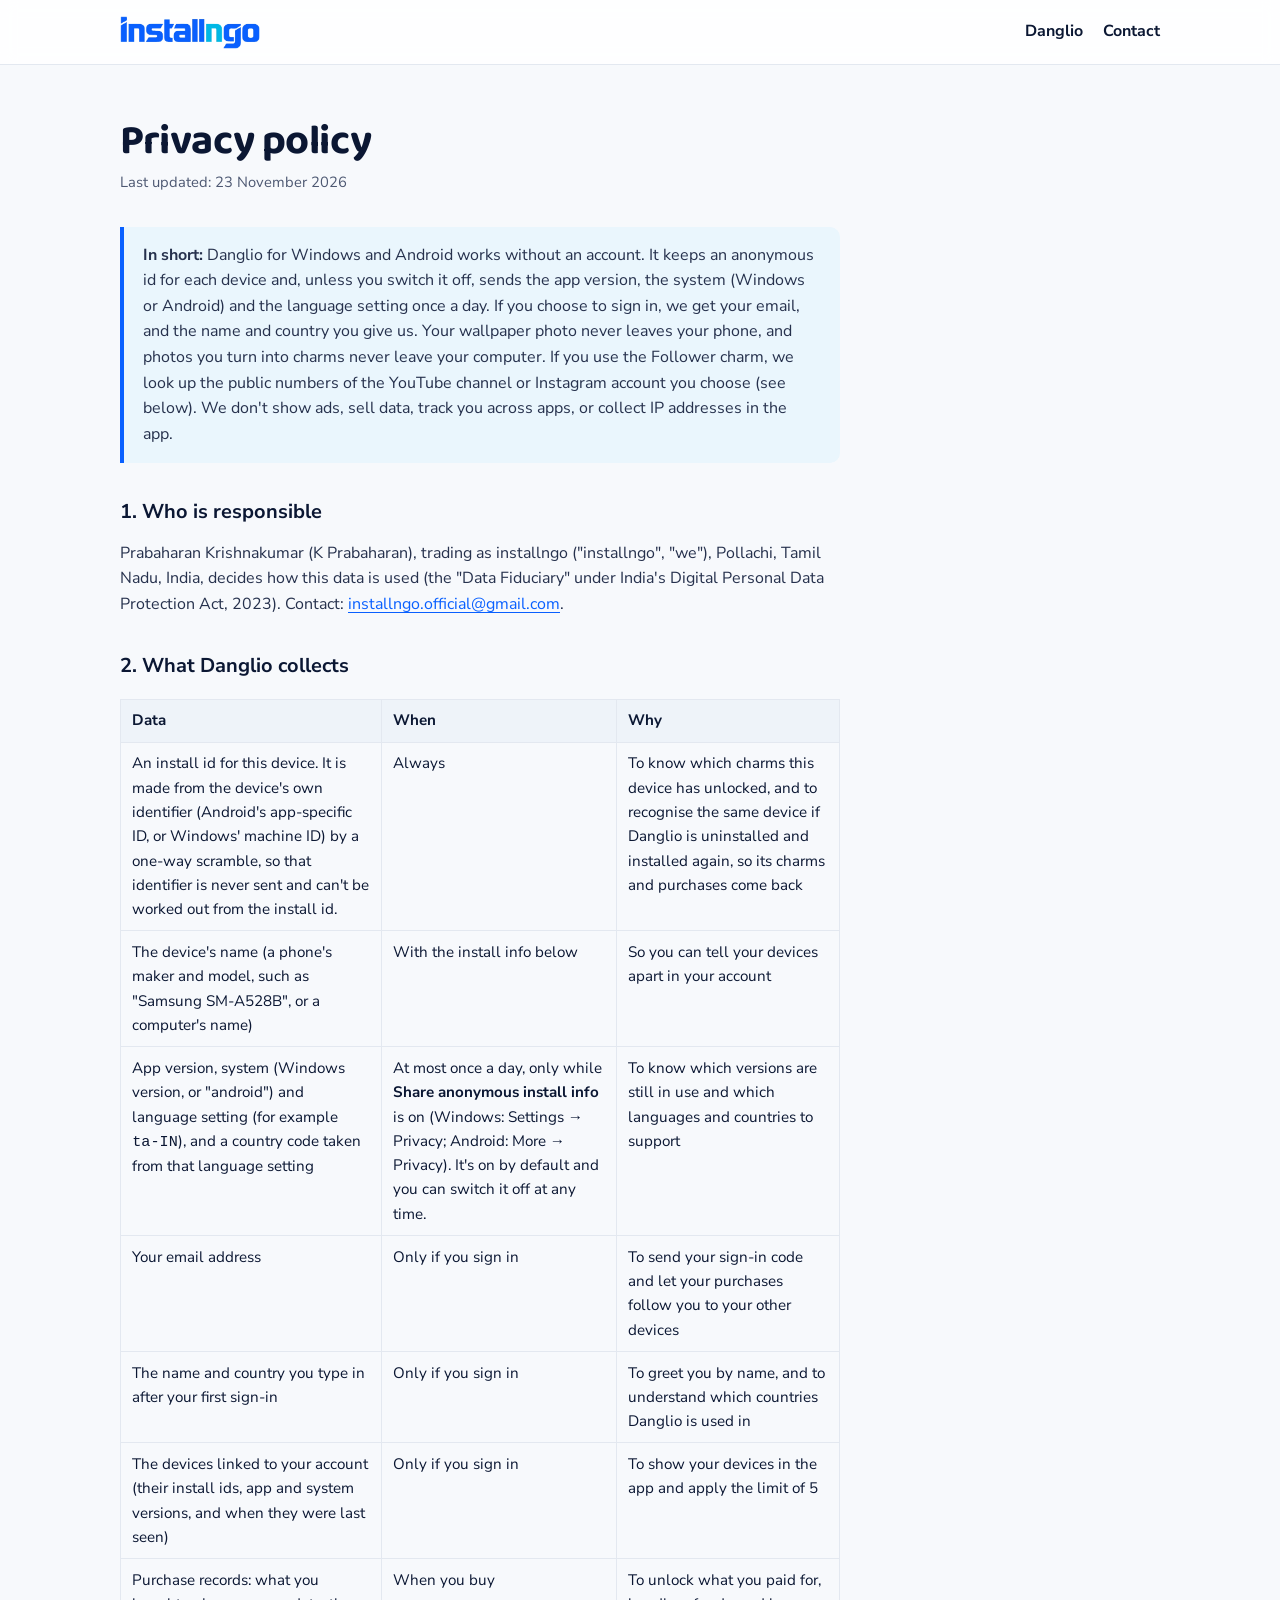
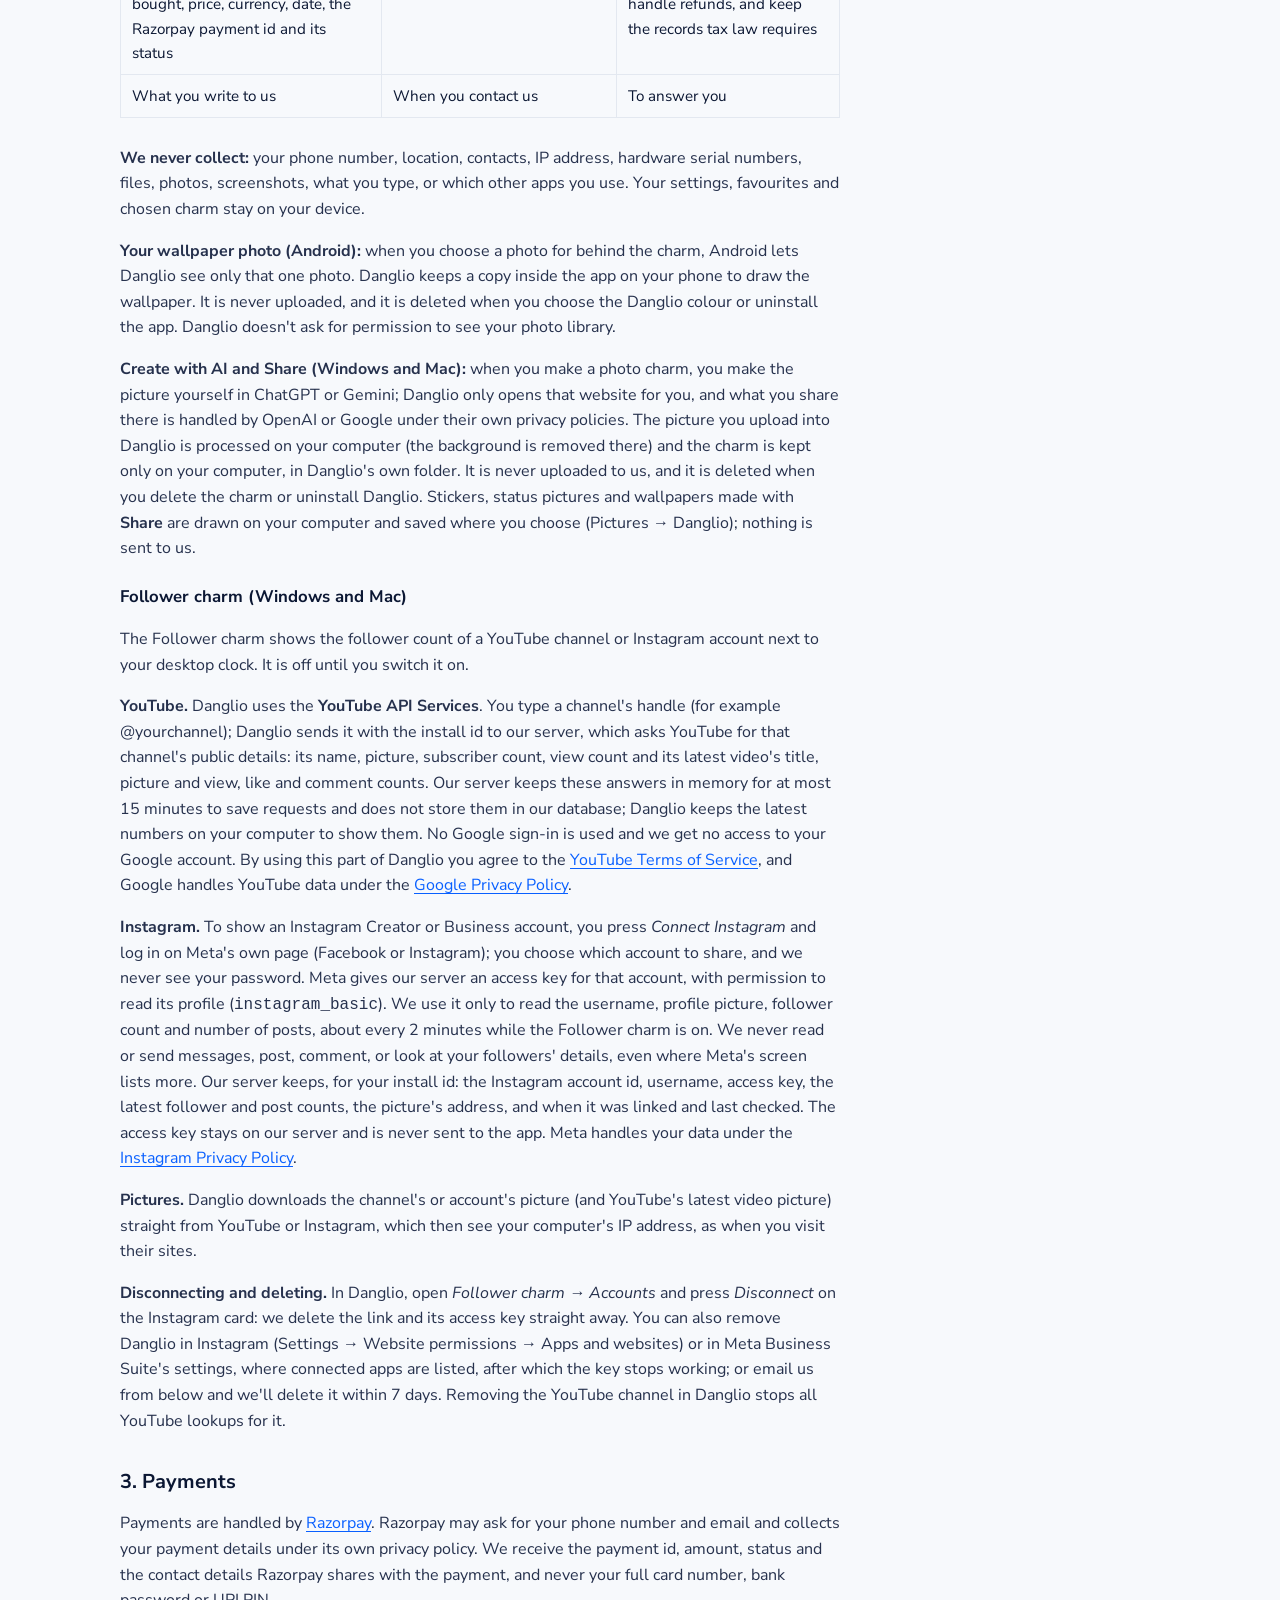
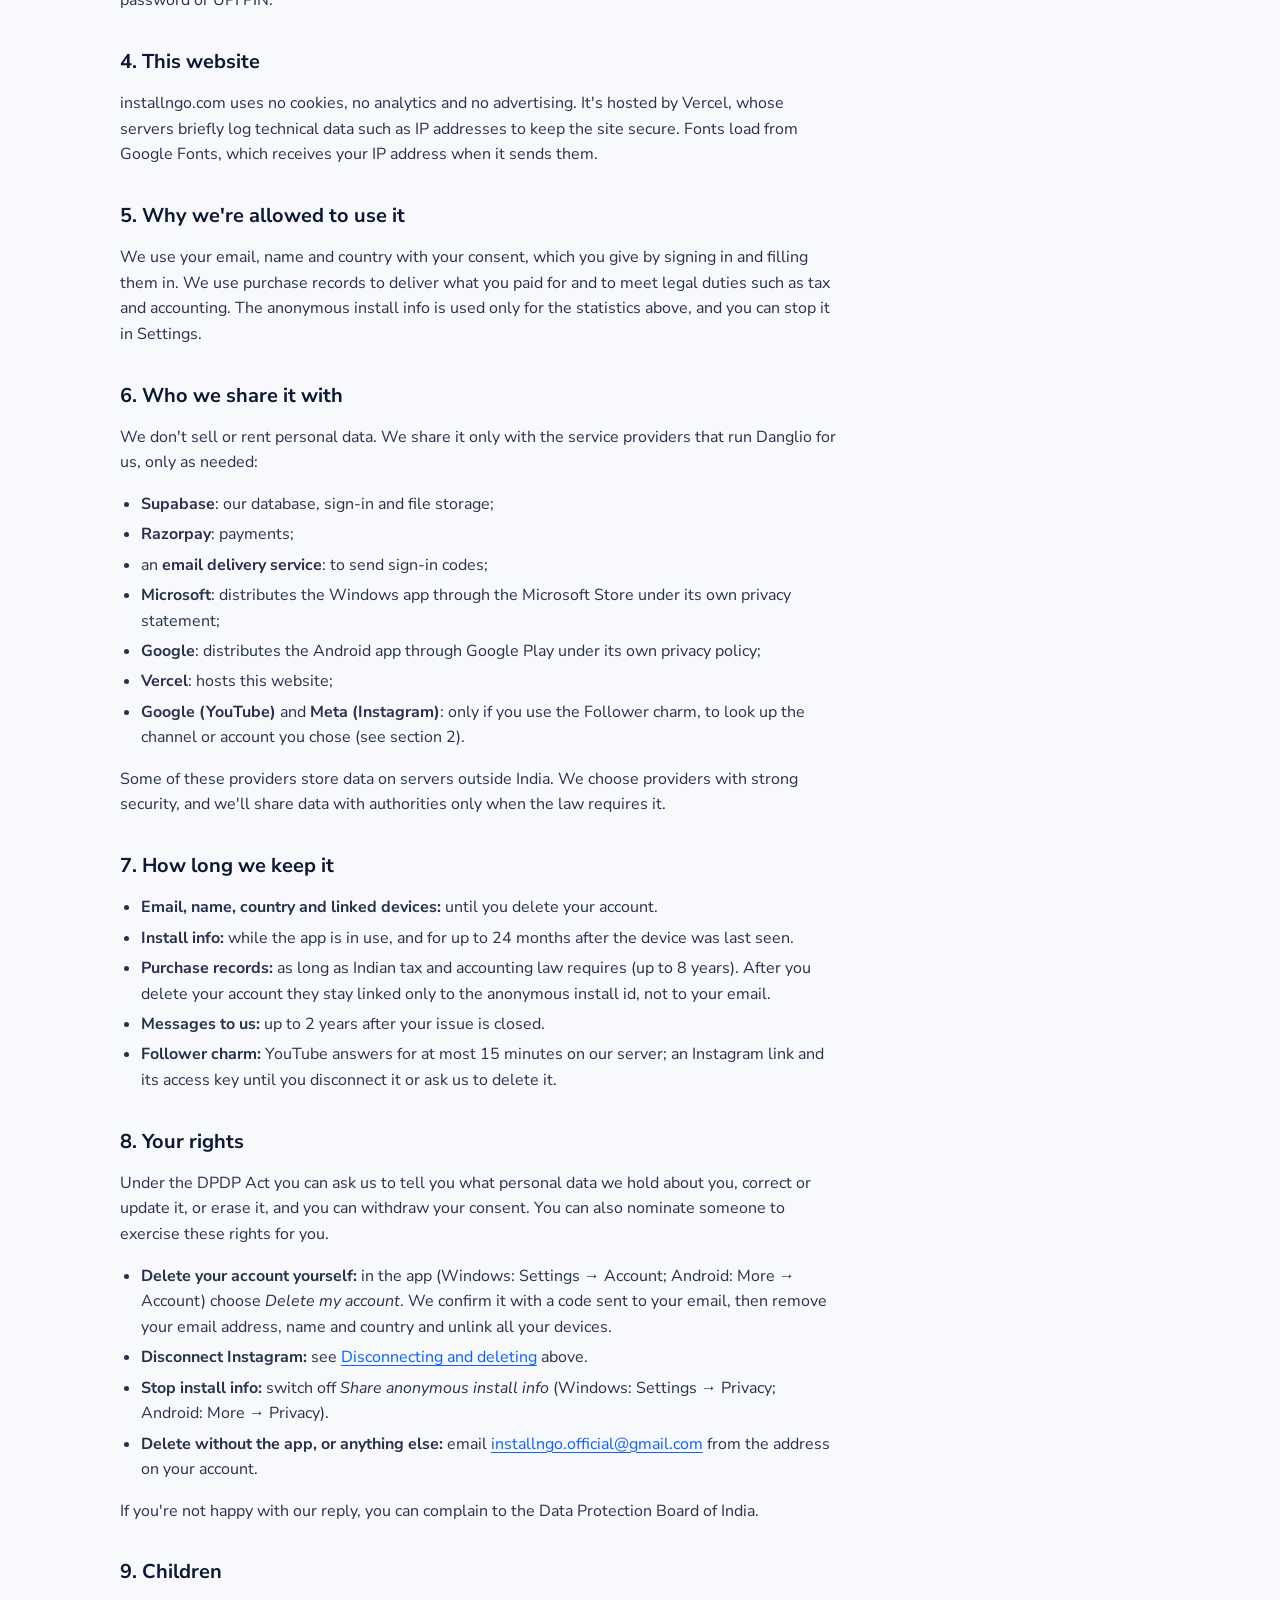
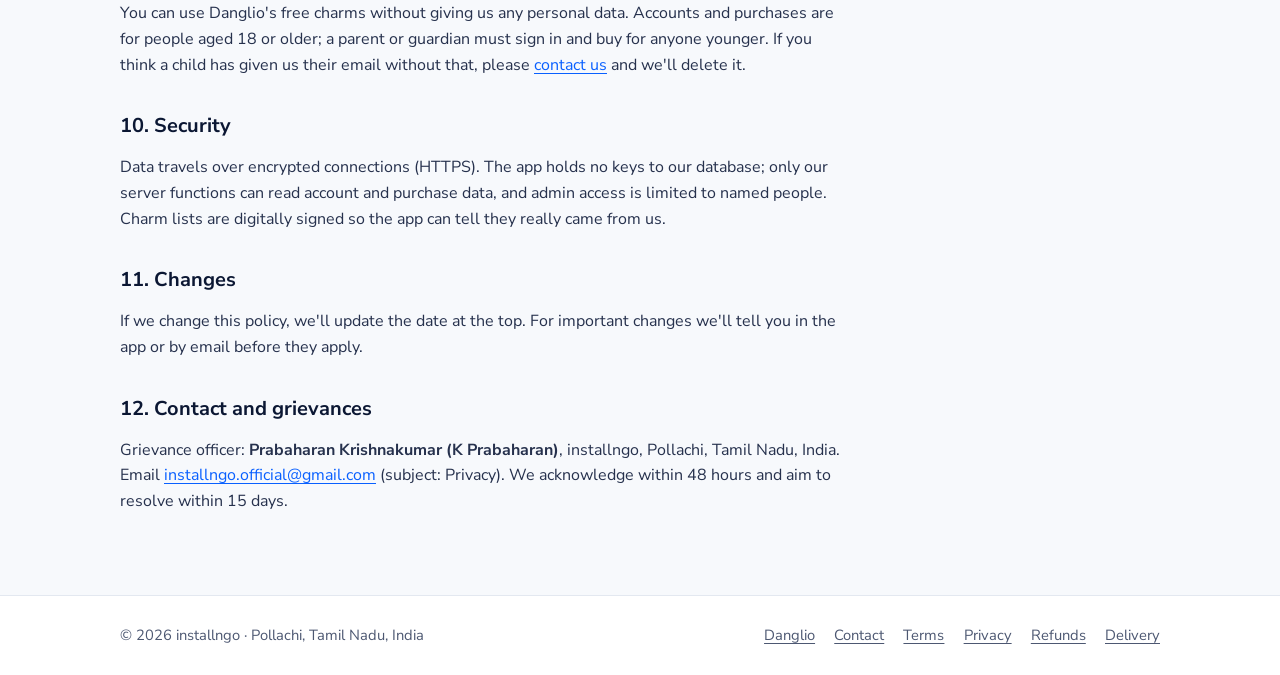
<file: privacy.html>
<!doctype html>
<html lang="en-IN">
<head>
  <meta charset="utf-8">
  <meta name="viewport" content="width=device-width, initial-scale=1, viewport-fit=cover">
  <title>Privacy policy — installngo and Danglio</title>
  <meta name="description" content="What Danglio and installngo.com collect, why, who we share it with, how long we keep it, and your rights under India's DPDP Act.">
  <meta name="robots" content="index, follow">
  <link rel="canonical" href="https://www.installngo.com/privacy">
  <meta name="theme-color" content="#ffffff">
  <meta property="og:type" content="website">
  <meta property="og:site_name" content="installngo">
  <meta property="og:locale" content="en_IN">
  <meta property="og:title" content="Privacy policy — installngo and Danglio">
  <meta property="og:description" content="What Danglio and installngo.com collect, why, who we share it with, how long we keep it, and your rights under India's DPDP Act.">
  <meta property="og:url" content="https://www.installngo.com/privacy">
  <meta property="og:image" content="https://www.installngo.com/assets/installngo-share.jpg">
  <meta property="og:image:width" content="1200">
  <meta property="og:image:height" content="630">
  <meta name="twitter:card" content="summary_large_image">
  <meta name="twitter:title" content="Privacy policy — installngo and Danglio">
  <meta name="twitter:description" content="What Danglio and installngo.com collect, why, who we share it with, how long we keep it, and your rights under India's DPDP Act.">
  <meta name="twitter:image" content="https://www.installngo.com/assets/installngo-share.jpg">
  <link rel="icon" href="/favicon.ico" sizes="48x48">
  <link rel="icon" href="/assets/favicon-96.png" type="image/png" sizes="96x96">
  <link rel="apple-touch-icon" href="/assets/apple-touch-icon.png">
  <link rel="manifest" href="/site.webmanifest">
  <link rel="preconnect" href="https://fonts.googleapis.com">
  <link rel="preconnect" href="https://fonts.gstatic.com" crossorigin>
  <link href="https://fonts.googleapis.com/css2?family=Baloo+2:wght@700;800&family=Nunito+Sans:wght@400;600;700&display=swap" rel="stylesheet">
  <link rel="stylesheet" href="/assets/site.css?v=3">
  <script type="application/ld+json">{"@context":"https://schema.org","@type":"BreadcrumbList","itemListElement":[{"@type":"ListItem","position":1,"name":"installngo","item":"https://www.installngo.com/"},{"@type":"ListItem","position":2,"name":"Privacy policy","item":"https://www.installngo.com/privacy"}]}</script>
</head>
<body>
  <header class="site-head">
    <div class="wrap">
      <a class="logo" href="/"><img src="/assets/installngo-logo.png" alt="installngo" width="140" height="33"></a>
      <nav class="site-nav" aria-label="Main">
        <a href="/">Danglio</a>
        <a href="/contact">Contact</a>
      </nav>
    </div>
  </header>
  <main class="wrap">
    <article class="doc">
      <h1>Privacy policy</h1>
      <p class="updated">Last updated: <time datetime="2026-11-23">23 November 2026</time></p>
      <div class="summary">
        <p><strong>In short:</strong> Danglio for Windows and Android works without an account. It keeps an anonymous id for each device and, unless you switch it off, sends the app version, the system (Windows or Android) and the language setting once a day. If you choose to sign in, we get your email, and the name and country you give us. Your wallpaper photo never leaves your phone, and photos you turn into charms never leave your computer. If you use the Follower charm, we look up the public numbers of the YouTube channel or Instagram account you choose (see below). We don't show ads, sell data, track you across apps, or collect IP addresses in the app.</p>
      </div>

      <h2>1. Who is responsible</h2>
      <p>Prabaharan Krishnakumar (K Prabaharan), trading as installngo ("installngo", "we"), Pollachi, Tamil Nadu, India, decides how this data is used (the "Data Fiduciary" under India's Digital Personal Data Protection Act, 2023). Contact: <a href="mailto:installngo.official@gmail.com">installngo.official@gmail.com</a>.</p>

      <h2>2. What Danglio collects</h2>
      <div class="table-scroll">
      <table>
        <thead><tr><th>Data</th><th>When</th><th>Why</th></tr></thead>
        <tbody>
          <tr><td>An install id for this device. It is made from the device's own identifier (Android's app-specific ID, or Windows' machine ID) by a one-way scramble, so that identifier is never sent and can't be worked out from the install id.</td><td>Always</td><td>To know which charms this device has unlocked, and to recognise the same device if Danglio is uninstalled and installed again, so its charms and purchases come back</td></tr>
          <tr><td>The device's name (a phone's maker and model, such as "Samsung SM-A528B", or a computer's name)</td><td>With the install info below</td><td>So you can tell your devices apart in your account</td></tr>
          <tr><td>App version, system (Windows version, or "android") and language setting (for example <code>ta-IN</code>), and a country code taken from that language setting</td><td>At most once a day, only while <strong>Share anonymous install info</strong> is on (Windows: Settings → Privacy; Android: More → Privacy). It's on by default and you can switch it off at any time.</td><td>To know which versions are still in use and which languages and countries to support</td></tr>
          <tr><td>Your email address</td><td>Only if you sign in</td><td>To send your sign-in code and let your purchases follow you to your other devices</td></tr>
          <tr><td>The name and country you type in after your first sign-in</td><td>Only if you sign in</td><td>To greet you by name, and to understand which countries Danglio is used in</td></tr>
          <tr><td>The devices linked to your account (their install ids, app and system versions, and when they were last seen)</td><td>Only if you sign in</td><td>To show your devices in the app and apply the limit of 5</td></tr>
          <tr><td>Purchase records: what you bought, price, currency, date, the Razorpay payment id and its status</td><td>When you buy</td><td>To unlock what you paid for, handle refunds, and keep the records tax law requires</td></tr>
          <tr><td>What you write to us</td><td>When you contact us</td><td>To answer you</td></tr>
        </tbody>
      </table>
      </div>
      <p><strong>We never collect:</strong> your phone number, location, contacts, IP address, hardware serial numbers, files, photos, screenshots, what you type, or which other apps you use. Your settings, favourites and chosen charm stay on your device.</p>
      <p><strong>Your wallpaper photo (Android):</strong> when you choose a photo for behind the charm, Android lets Danglio see only that one photo. Danglio keeps a copy inside the app on your phone to draw the wallpaper. It is never uploaded, and it is deleted when you choose the Danglio colour or uninstall the app. Danglio doesn't ask for permission to see your photo library.</p>

      <p><strong>Create with AI and Share (Windows and Mac):</strong> when you make a photo charm, you make the picture yourself in ChatGPT or Gemini; Danglio only opens that website for you, and what you share there is handled by OpenAI or Google under their own privacy policies. The picture you upload into Danglio is processed on your computer (the background is removed there) and the charm is kept only on your computer, in Danglio's own folder. It is never uploaded to us, and it is deleted when you delete the charm or uninstall Danglio. Stickers, status pictures and wallpapers made with <strong>Share</strong> are drawn on your computer and saved where you choose (Pictures → Danglio); nothing is sent to us.</p>

      <h3 id="follower-charm">Follower charm (Windows and Mac)</h3>
      <p>The Follower charm shows the follower count of a YouTube channel or Instagram account next to your desktop clock. It is off until you switch it on.</p>
      <p><strong>YouTube.</strong> Danglio uses the <strong>YouTube API Services</strong>. You type a channel's handle (for example @yourchannel); Danglio sends it with the install id to our server, which asks YouTube for that channel's public details: its name, picture, subscriber count, view count and its latest video's title, picture and view, like and comment counts. Our server keeps these answers in memory for at most 15 minutes to save requests and does not store them in our database; Danglio keeps the latest numbers on your computer to show them. No Google sign-in is used and we get no access to your Google account. By using this part of Danglio you agree to the <a href="https://www.youtube.com/t/terms" rel="noopener" target="_blank">YouTube Terms of Service</a>, and Google handles YouTube data under the <a href="https://policies.google.com/privacy" rel="noopener" target="_blank">Google Privacy Policy</a>.</p>
      <p><strong>Instagram.</strong> To show an Instagram Creator or Business account, you press <em>Connect Instagram</em> and log in on Meta's own page (Facebook or Instagram); you choose which account to share, and we never see your password. Meta gives our server an access key for that account, with permission to read its profile (<code>instagram_basic</code>). We use it only to read the username, profile picture, follower count and number of posts, about every 2 minutes while the Follower charm is on. We never read or send messages, post, comment, or look at your followers' details, even where Meta's screen lists more. Our server keeps, for your install id: the Instagram account id, username, access key, the latest follower and post counts, the picture's address, and when it was linked and last checked. The access key stays on our server and is never sent to the app. Meta handles your data under the <a href="https://privacycenter.instagram.com/policy" rel="noopener" target="_blank">Instagram Privacy Policy</a>.</p>
      <p><strong>Pictures.</strong> Danglio downloads the channel's or account's picture (and YouTube's latest video picture) straight from YouTube or Instagram, which then see your computer's IP address, as when you visit their sites.</p>
      <p id="instagram-delete"><strong>Disconnecting and deleting.</strong> In Danglio, open <em>Follower charm → Accounts</em> and press <em>Disconnect</em> on the Instagram card: we delete the link and its access key straight away. You can also remove Danglio in Instagram (Settings → Website permissions → Apps and websites) or in Meta Business Suite's settings, where connected apps are listed, after which the key stops working; or email us from below and we'll delete it within 7 days. Removing the YouTube channel in Danglio stops all YouTube lookups for it.</p>

      <h2>3. Payments</h2>
      <p>Payments are handled by <a href="https://razorpay.com/privacy/" rel="noopener" target="_blank">Razorpay</a>. Razorpay may ask for your phone number and email and collects your payment details under its own privacy policy. We receive the payment id, amount, status and the contact details Razorpay shares with the payment, and never your full card number, bank password or UPI PIN.</p>

      <h2>4. This website</h2>
      <p>installngo.com uses no cookies, no analytics and no advertising. It's hosted by Vercel, whose servers briefly log technical data such as IP addresses to keep the site secure. Fonts load from Google Fonts, which receives your IP address when it sends them.</p>

      <h2>5. Why we're allowed to use it</h2>
      <p>We use your email, name and country with your consent, which you give by signing in and filling them in. We use purchase records to deliver what you paid for and to meet legal duties such as tax and accounting. The anonymous install info is used only for the statistics above, and you can stop it in Settings.</p>

      <h2>6. Who we share it with</h2>
      <p>We don't sell or rent personal data. We share it only with the service providers that run Danglio for us, only as needed:</p>
      <ul>
        <li><strong>Supabase</strong>: our database, sign-in and file storage;</li>
        <li><strong>Razorpay</strong>: payments;</li>
        <li>an <strong>email delivery service</strong>: to send sign-in codes;</li>
        <li><strong>Microsoft</strong>: distributes the Windows app through the Microsoft Store under its own privacy statement;</li>
        <li><strong>Google</strong>: distributes the Android app through Google Play under its own privacy policy;</li>
        <li><strong>Vercel</strong>: hosts this website;</li>
        <li><strong>Google (YouTube)</strong> and <strong>Meta (Instagram)</strong>: only if you use the Follower charm, to look up the channel or account you chose (see section 2).</li>
      </ul>
      <p>Some of these providers store data on servers outside India. We choose providers with strong security, and we'll share data with authorities only when the law requires it.</p>

      <h2>7. How long we keep it</h2>
      <ul>
        <li><strong>Email, name, country and linked devices:</strong> until you delete your account.</li>
        <li><strong>Install info:</strong> while the app is in use, and for up to 24 months after the device was last seen.</li>
        <li><strong>Purchase records:</strong> as long as Indian tax and accounting law requires (up to 8 years). After you delete your account they stay linked only to the anonymous install id, not to your email.</li>
        <li><strong>Messages to us:</strong> up to 2 years after your issue is closed.</li>
        <li><strong>Follower charm:</strong> YouTube answers for at most 15 minutes on our server; an Instagram link and its access key until you disconnect it or ask us to delete it.</li>
      </ul>

      <h2 id="your-rights">8. Your rights</h2>
      <p>Under the DPDP Act you can ask us to tell you what personal data we hold about you, correct or update it, or erase it, and you can withdraw your consent. You can also nominate someone to exercise these rights for you.</p>
      <ul>
        <li><strong>Delete your account yourself:</strong> in the app (Windows: Settings → Account; Android: More → Account) choose <em>Delete my account</em>. We confirm it with a code sent to your email, then remove your email address, name and country and unlink all your devices.</li>
        <li><strong>Disconnect Instagram:</strong> see <a href="#instagram-delete">Disconnecting and deleting</a> above.</li>
        <li><strong>Stop install info:</strong> switch off <em>Share anonymous install info</em> (Windows: Settings → Privacy; Android: More → Privacy).</li>
        <li id="delete-account"><strong>Delete without the app, or anything else:</strong> email <a href="mailto:installngo.official@gmail.com">installngo.official@gmail.com</a> from the address on your account.</li>
      </ul>
      <p>If you're not happy with our reply, you can complain to the Data Protection Board of India.</p>

      <h2>9. Children</h2>
      <p>You can use Danglio's free charms without giving us any personal data. Accounts and purchases are for people aged 18 or older; a parent or guardian must sign in and buy for anyone younger. If you think a child has given us their email without that, please <a href="/contact">contact us</a> and we'll delete it.</p>

      <h2>10. Security</h2>
      <p>Data travels over encrypted connections (HTTPS). The app holds no keys to our database; only our server functions can read account and purchase data, and admin access is limited to named people. Charm lists are digitally signed so the app can tell they really came from us.</p>

      <h2>11. Changes</h2>
      <p>If we change this policy, we'll update the date at the top. For important changes we'll tell you in the app or by email before they apply.</p>

      <h2>12. Contact and grievances</h2>
      <p>Grievance officer: <strong>Prabaharan Krishnakumar (K Prabaharan)</strong>, installngo, Pollachi, Tamil Nadu, India. Email <a href="mailto:installngo.official@gmail.com?subject=Privacy">installngo.official@gmail.com</a> (subject: Privacy). We acknowledge within 48 hours and aim to resolve within 15 days.</p>
    </article>
  </main>
  <footer class="site-foot">
    <div class="wrap">
      <span>© 2026 installngo · Pollachi, Tamil Nadu, India</span>
      <nav aria-label="Legal and help">
        <a href="/">Danglio</a>
        <a href="/contact">Contact</a>
        <a href="/terms">Terms</a>
        <a href="/privacy">Privacy</a>
        <a href="/refunds">Refunds</a>
        <a href="/delivery">Delivery</a>
      </nav>
    </div>
  </footer>
</body>
</html>
</file>
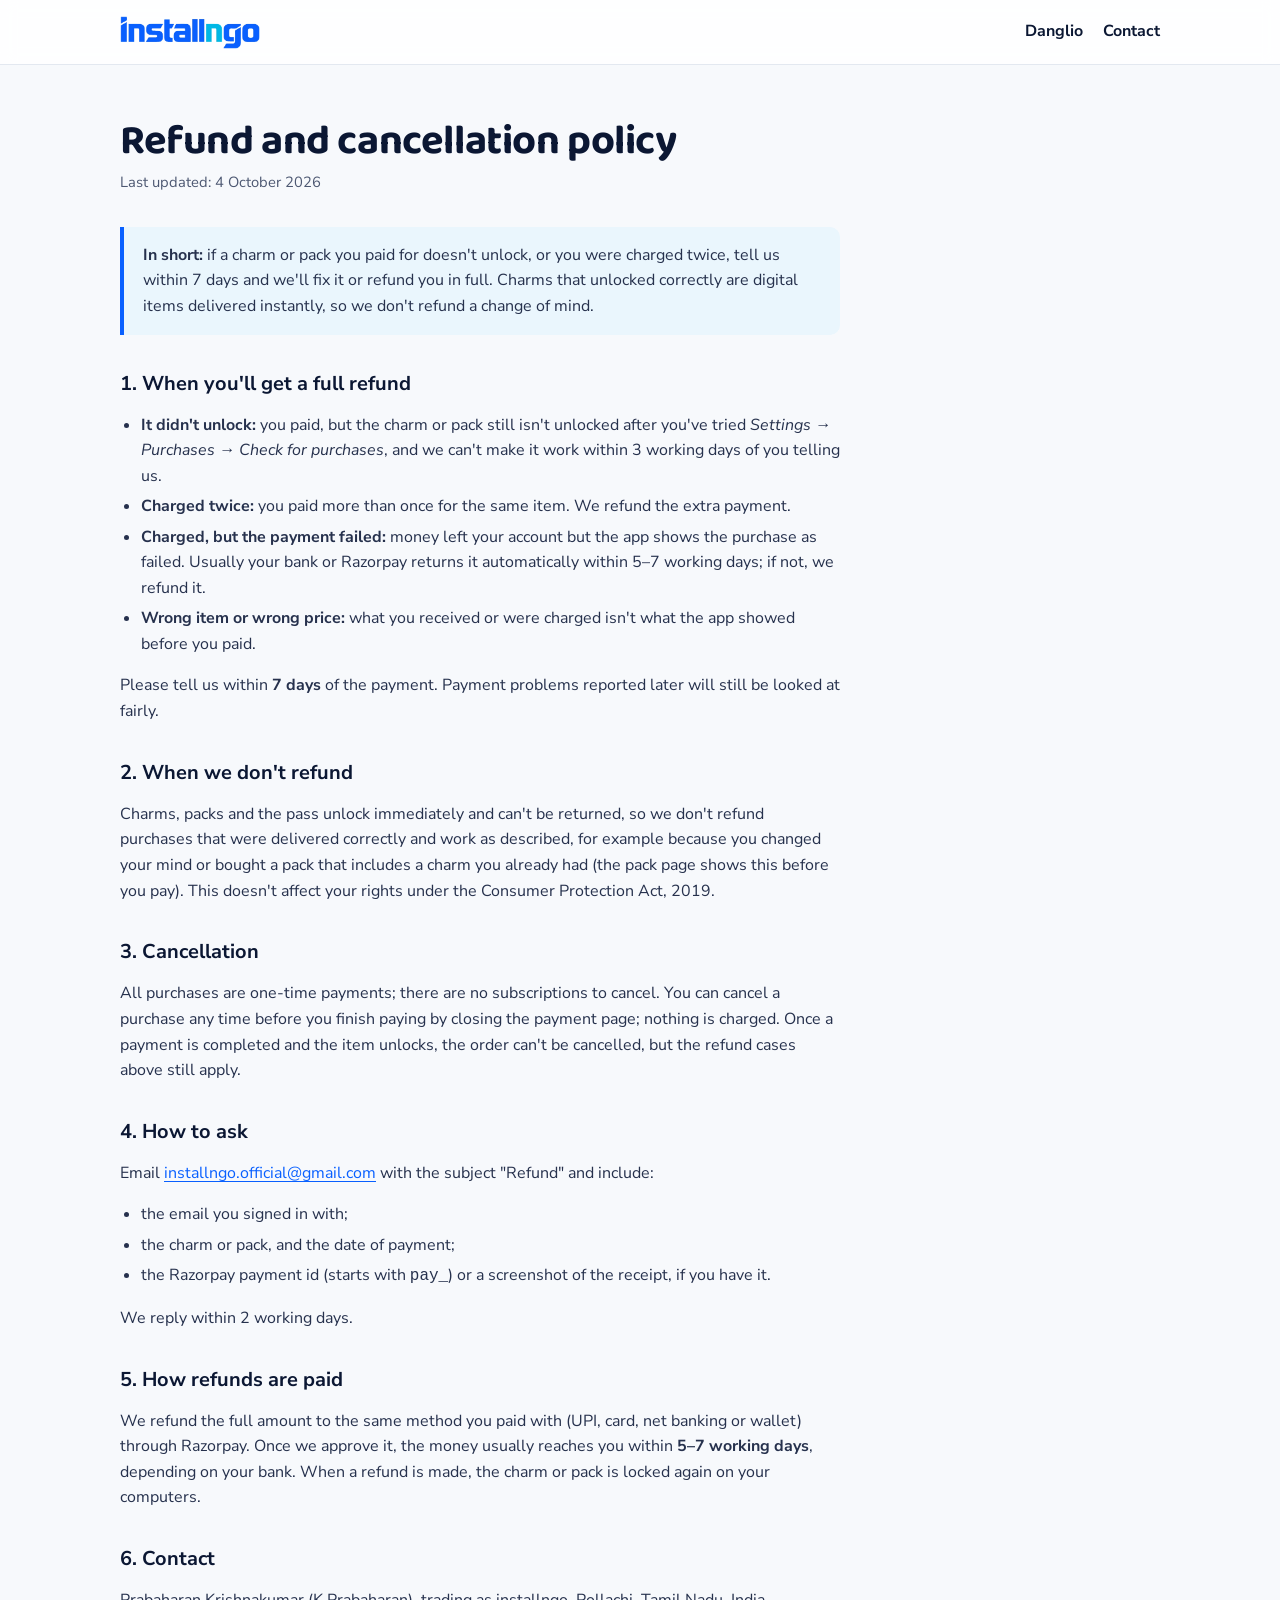
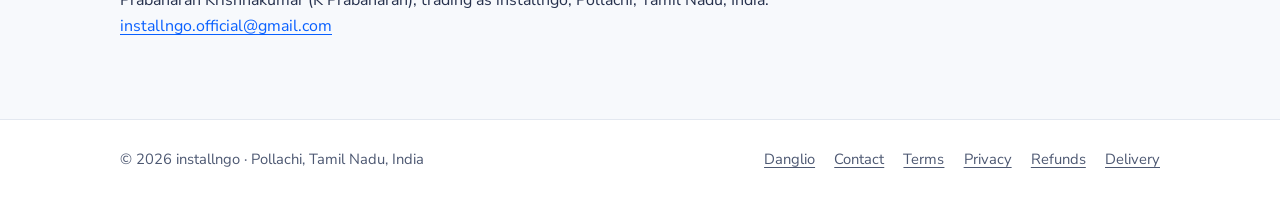
<file: refunds.html>
<!doctype html>
<html lang="en-IN">
<head>
  <meta charset="utf-8">
  <meta name="viewport" content="width=device-width, initial-scale=1, viewport-fit=cover">
  <title>Refund and cancellation policy — Danglio</title>
  <meta name="description" content="Refunds for Danglio charms and packs: when you can get your money back, how to ask, and how long it takes to reach your UPI, card or bank account.">
  <meta name="robots" content="index, follow">
  <link rel="canonical" href="https://www.installngo.com/refunds">
  <meta name="theme-color" content="#ffffff">
  <meta property="og:type" content="website">
  <meta property="og:site_name" content="installngo">
  <meta property="og:locale" content="en_IN">
  <meta property="og:title" content="Refund and cancellation policy — Danglio">
  <meta property="og:description" content="Refunds for Danglio charms and packs: when you can get your money back, how to ask, and how long it takes to reach your UPI, card or bank account.">
  <meta property="og:url" content="https://www.installngo.com/refunds">
  <meta property="og:image" content="https://www.installngo.com/assets/installngo-share.jpg">
  <meta property="og:image:width" content="1200">
  <meta property="og:image:height" content="630">
  <meta name="twitter:card" content="summary_large_image">
  <meta name="twitter:title" content="Refund and cancellation policy — Danglio">
  <meta name="twitter:description" content="Refunds for Danglio charms and packs: when you can get your money back, how to ask, and how long it takes to reach your UPI, card or bank account.">
  <meta name="twitter:image" content="https://www.installngo.com/assets/installngo-share.jpg">
  <link rel="icon" href="/favicon.ico" sizes="48x48">
  <link rel="icon" href="/assets/favicon-96.png" type="image/png" sizes="96x96">
  <link rel="apple-touch-icon" href="/assets/apple-touch-icon.png">
  <link rel="manifest" href="/site.webmanifest">
  <link rel="preconnect" href="https://fonts.googleapis.com">
  <link rel="preconnect" href="https://fonts.gstatic.com" crossorigin>
  <link href="https://fonts.googleapis.com/css2?family=Baloo+2:wght@700;800&family=Nunito+Sans:wght@400;600;700&display=swap" rel="stylesheet">
  <link rel="stylesheet" href="/assets/site.css?v=3">
  <script type="application/ld+json">{"@context":"https://schema.org","@type":"BreadcrumbList","itemListElement":[{"@type":"ListItem","position":1,"name":"installngo","item":"https://www.installngo.com/"},{"@type":"ListItem","position":2,"name":"Refund and cancellation policy","item":"https://www.installngo.com/refunds"}]}</script>
</head>
<body>
  <header class="site-head">
    <div class="wrap">
      <a class="logo" href="/"><img src="/assets/installngo-logo.png" alt="installngo" width="140" height="33"></a>
      <nav class="site-nav" aria-label="Main">
        <a href="/">Danglio</a>
        <a href="/contact">Contact</a>
      </nav>
    </div>
  </header>
  <main class="wrap">
    <article class="doc">
      <h1>Refund and cancellation policy</h1>
      <p class="updated">Last updated: <time datetime="2026-10-04">4 October 2026</time></p>
      <div class="summary">
        <p><strong>In short:</strong> if a charm or pack you paid for doesn't unlock, or you were charged twice, tell us within 7 days and we'll fix it or refund you in full. Charms that unlocked correctly are digital items delivered instantly, so we don't refund a change of mind.</p>
      </div>

      <h2>1. When you'll get a full refund</h2>
      <ul>
        <li><strong>It didn't unlock:</strong> you paid, but the charm or pack still isn't unlocked after you've tried <em>Settings → Purchases → Check for purchases</em>, and we can't make it work within 3 working days of you telling us.</li>
        <li><strong>Charged twice:</strong> you paid more than once for the same item. We refund the extra payment.</li>
        <li><strong>Charged, but the payment failed:</strong> money left your account but the app shows the purchase as failed. Usually your bank or Razorpay returns it automatically within 5–7 working days; if not, we refund it.</li>
        <li><strong>Wrong item or wrong price:</strong> what you received or were charged isn't what the app showed before you paid.</li>
      </ul>
      <p>Please tell us within <strong>7 days</strong> of the payment. Payment problems reported later will still be looked at fairly.</p>

      <h2>2. When we don't refund</h2>
      <p>Charms, packs and the pass unlock immediately and can't be returned, so we don't refund purchases that were delivered correctly and work as described, for example because you changed your mind or bought a pack that includes a charm you already had (the pack page shows this before you pay). This doesn't affect your rights under the Consumer Protection Act, 2019.</p>

      <h2>3. Cancellation</h2>
      <p>All purchases are one-time payments; there are no subscriptions to cancel. You can cancel a purchase any time before you finish paying by closing the payment page; nothing is charged. Once a payment is completed and the item unlocks, the order can't be cancelled, but the refund cases above still apply.</p>

      <h2>4. How to ask</h2>
      <p>Email <a href="mailto:installngo.official@gmail.com?subject=Refund">installngo.official@gmail.com</a> with the subject "Refund" and include:</p>
      <ul>
        <li>the email you signed in with;</li>
        <li>the charm or pack, and the date of payment;</li>
        <li>the Razorpay payment id (starts with <code>pay_</code>) or a screenshot of the receipt, if you have it.</li>
      </ul>
      <p>We reply within 2 working days.</p>

      <h2>5. How refunds are paid</h2>
      <p>We refund the full amount to the same method you paid with (UPI, card, net banking or wallet) through Razorpay. Once we approve it, the money usually reaches you within <strong>5–7 working days</strong>, depending on your bank. When a refund is made, the charm or pack is locked again on your computers.</p>

      <h2>6. Contact</h2>
      <p>Prabaharan Krishnakumar (K Prabaharan), trading as installngo, Pollachi, Tamil Nadu, India. <a href="mailto:installngo.official@gmail.com">installngo.official@gmail.com</a></p>
    </article>
  </main>
  <footer class="site-foot">
    <div class="wrap">
      <span>© 2026 installngo · Pollachi, Tamil Nadu, India</span>
      <nav aria-label="Legal and help">
        <a href="/">Danglio</a>
        <a href="/contact">Contact</a>
        <a href="/terms">Terms</a>
        <a href="/privacy">Privacy</a>
        <a href="/refunds">Refunds</a>
        <a href="/delivery">Delivery</a>
      </nav>
    </div>
  </footer>
</body>
</html>
</file>
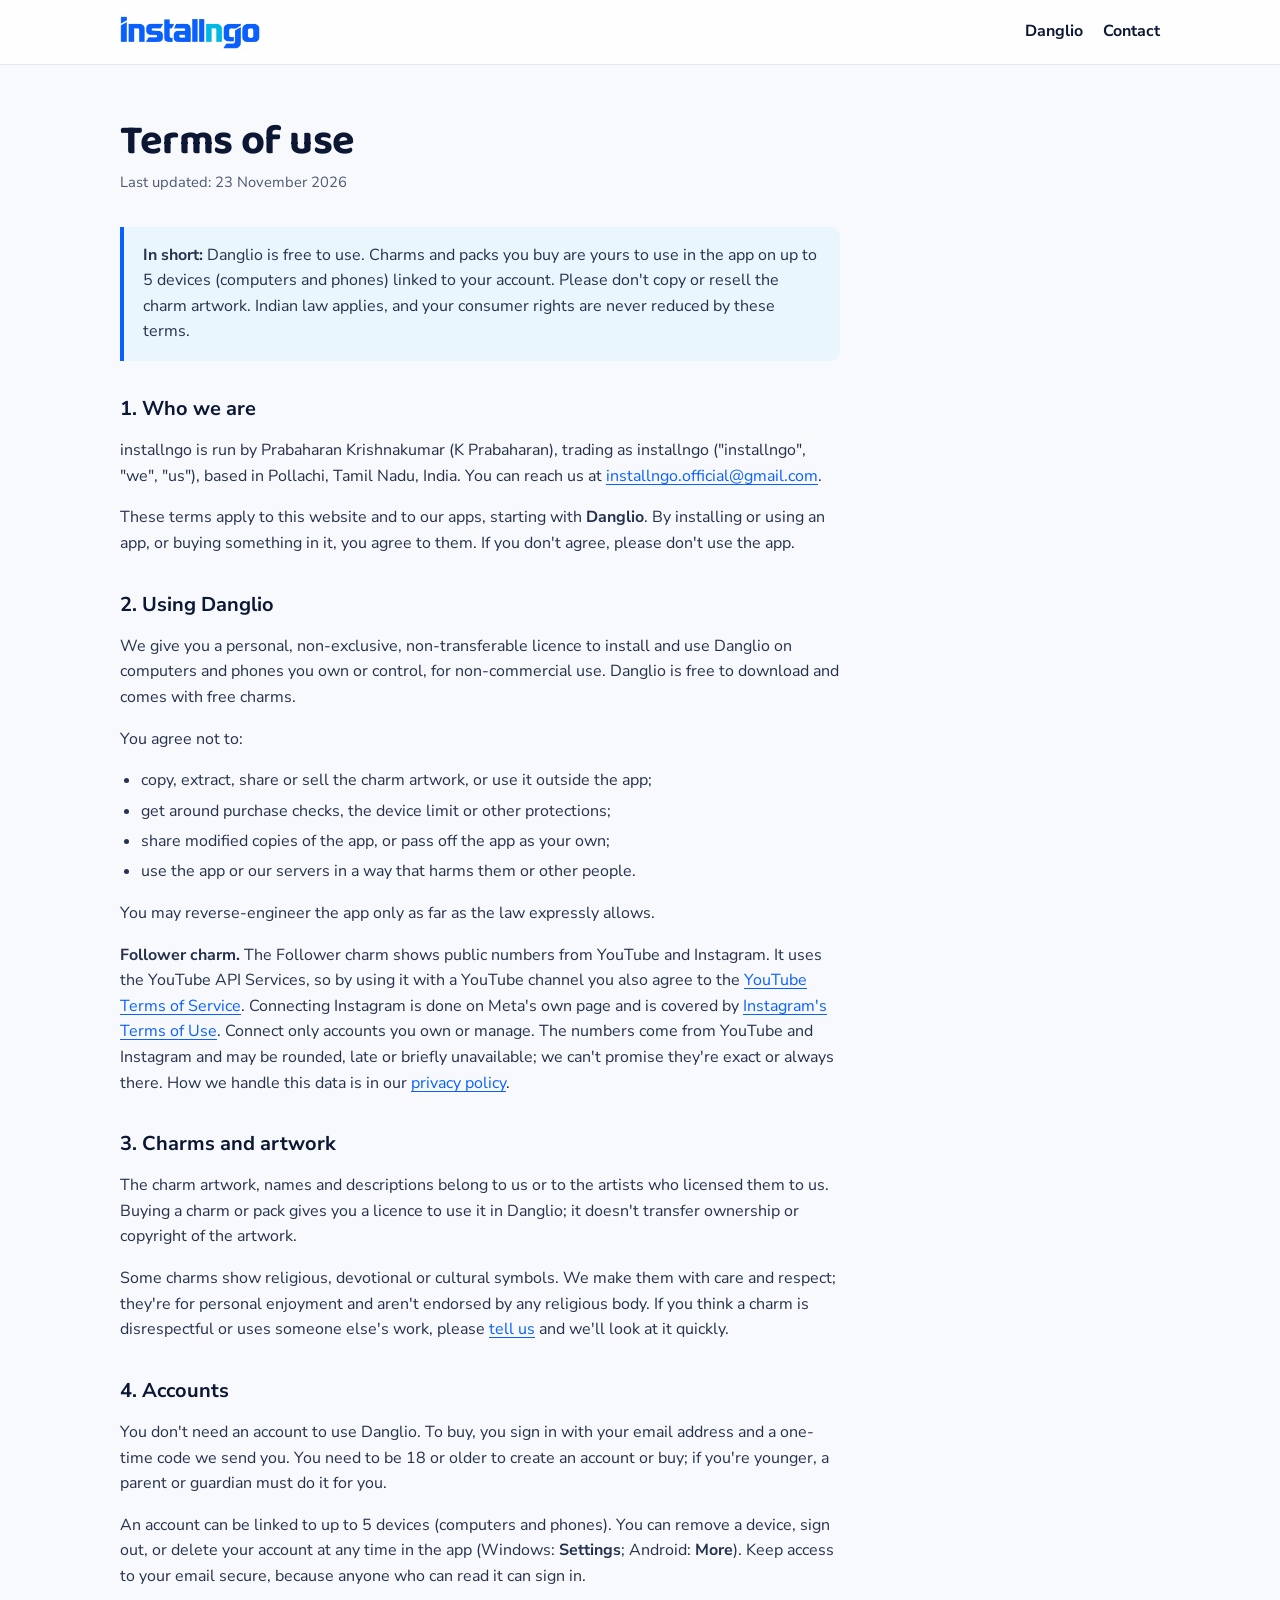
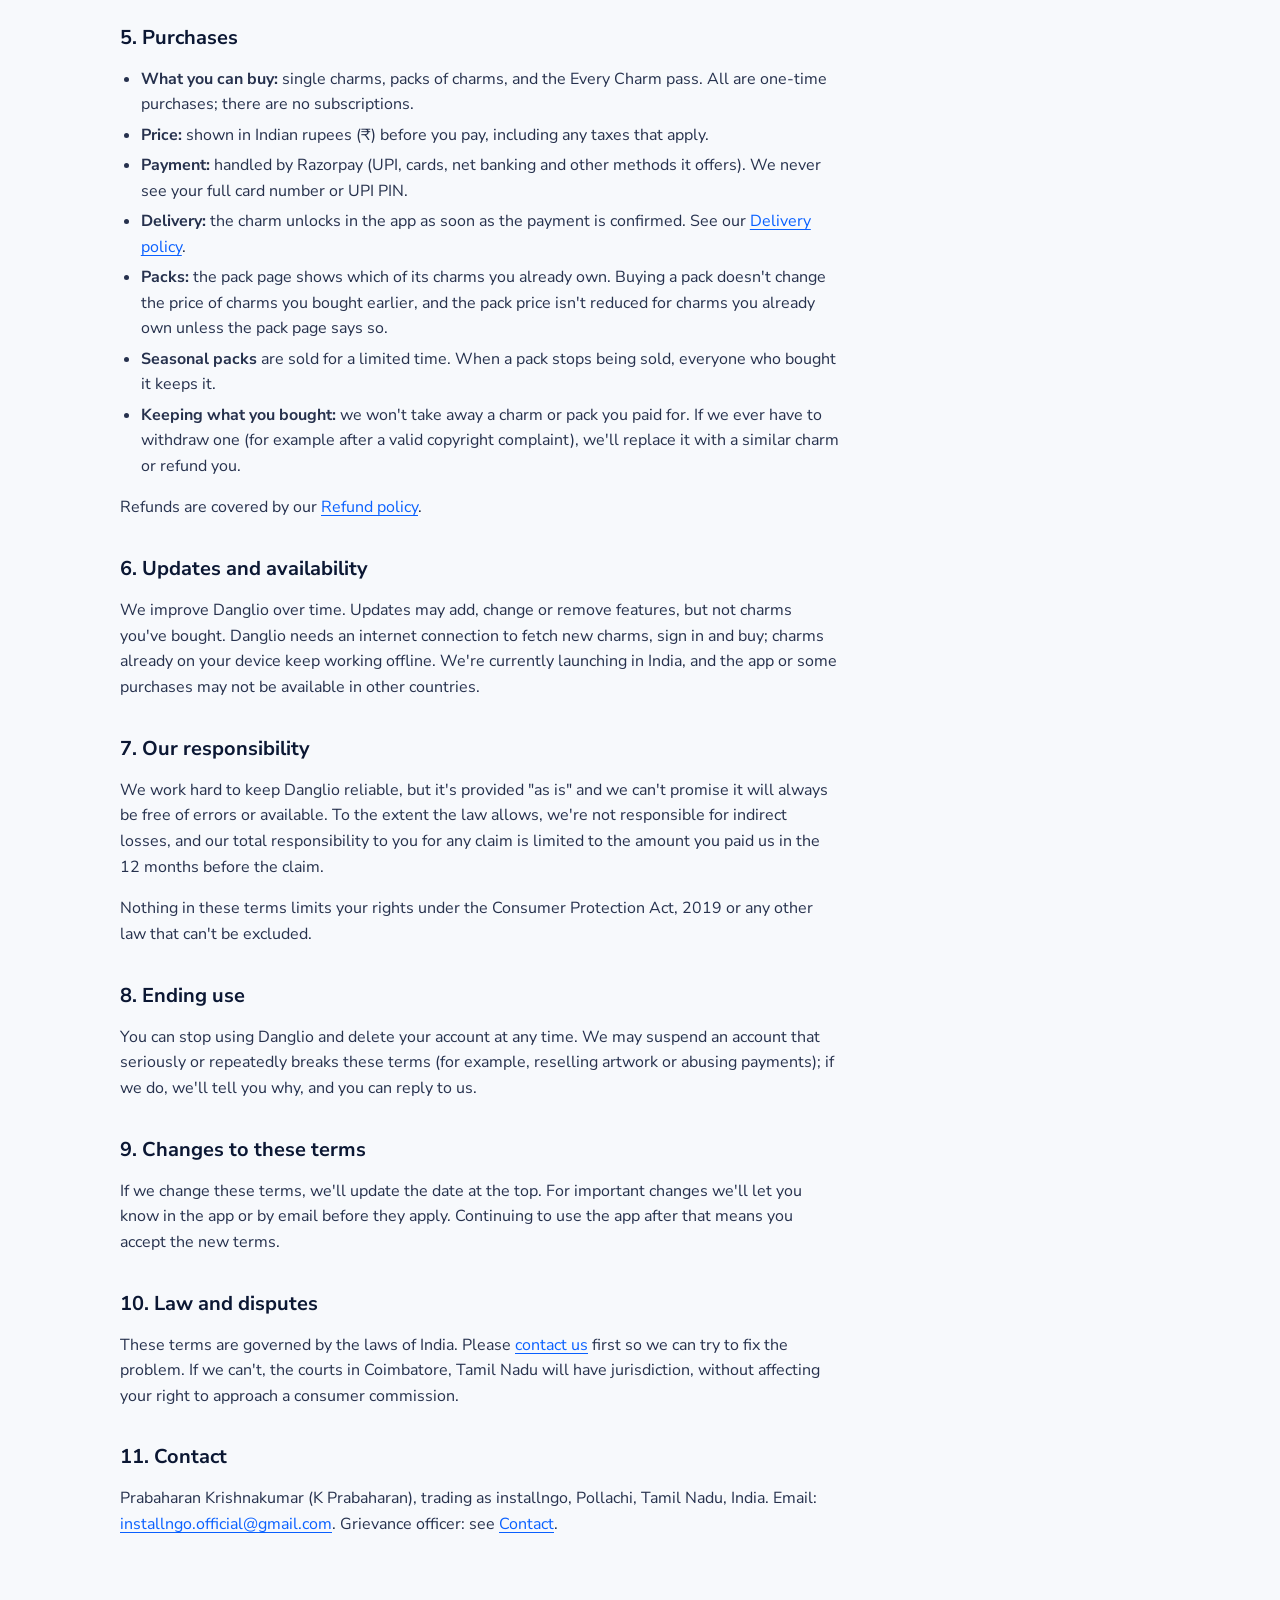
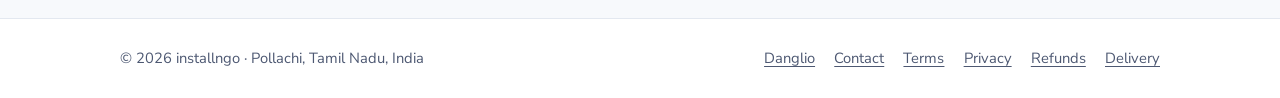
<file: terms.html>
<!doctype html>
<html lang="en-IN">
<head>
  <meta charset="utf-8">
  <meta name="viewport" content="width=device-width, initial-scale=1, viewport-fit=cover">
  <title>Terms of use — installngo and Danglio</title>
  <meta name="description" content="The terms for using installngo.com and installngo apps such as Danglio: your licence, accounts, purchases, charm artwork and your consumer rights in India.">
  <meta name="robots" content="index, follow">
  <link rel="canonical" href="https://www.installngo.com/terms">
  <meta name="theme-color" content="#ffffff">
  <meta property="og:type" content="website">
  <meta property="og:site_name" content="installngo">
  <meta property="og:locale" content="en_IN">
  <meta property="og:title" content="Terms of use — installngo and Danglio">
  <meta property="og:description" content="The terms for using installngo.com and installngo apps such as Danglio: your licence, accounts, purchases, charm artwork and your consumer rights in India.">
  <meta property="og:url" content="https://www.installngo.com/terms">
  <meta property="og:image" content="https://www.installngo.com/assets/installngo-share.jpg">
  <meta property="og:image:width" content="1200">
  <meta property="og:image:height" content="630">
  <meta name="twitter:card" content="summary_large_image">
  <meta name="twitter:title" content="Terms of use — installngo and Danglio">
  <meta name="twitter:description" content="The terms for using installngo.com and installngo apps such as Danglio: your licence, accounts, purchases, charm artwork and your consumer rights in India.">
  <meta name="twitter:image" content="https://www.installngo.com/assets/installngo-share.jpg">
  <link rel="icon" href="/favicon.ico" sizes="48x48">
  <link rel="icon" href="/assets/favicon-96.png" type="image/png" sizes="96x96">
  <link rel="apple-touch-icon" href="/assets/apple-touch-icon.png">
  <link rel="manifest" href="/site.webmanifest">
  <link rel="preconnect" href="https://fonts.googleapis.com">
  <link rel="preconnect" href="https://fonts.gstatic.com" crossorigin>
  <link href="https://fonts.googleapis.com/css2?family=Baloo+2:wght@700;800&family=Nunito+Sans:wght@400;600;700&display=swap" rel="stylesheet">
  <link rel="stylesheet" href="/assets/site.css?v=3">
  <script type="application/ld+json">{"@context":"https://schema.org","@type":"BreadcrumbList","itemListElement":[{"@type":"ListItem","position":1,"name":"installngo","item":"https://www.installngo.com/"},{"@type":"ListItem","position":2,"name":"Terms of use","item":"https://www.installngo.com/terms"}]}</script>
</head>
<body>
  <header class="site-head">
    <div class="wrap">
      <a class="logo" href="/"><img src="/assets/installngo-logo.png" alt="installngo" width="140" height="33"></a>
      <nav class="site-nav" aria-label="Main">
        <a href="/">Danglio</a>
        <a href="/contact">Contact</a>
      </nav>
    </div>
  </header>
  <main class="wrap">
    <article class="doc">
      <h1>Terms of use</h1>
      <p class="updated">Last updated: <time datetime="2026-11-23">23 November 2026</time></p>
      <div class="summary">
        <p><strong>In short:</strong> Danglio is free to use. Charms and packs you buy are yours to use in the app on up to 5 devices (computers and phones) linked to your account. Please don't copy or resell the charm artwork. Indian law applies, and your consumer rights are never reduced by these terms.</p>
      </div>

      <h2>1. Who we are</h2>
      <p>installngo is run by Prabaharan Krishnakumar (K Prabaharan), trading as installngo ("installngo", "we", "us"), based in Pollachi, Tamil Nadu, India. You can reach us at <a href="mailto:installngo.official@gmail.com">installngo.official@gmail.com</a>.</p>
      <p>These terms apply to this website and to our apps, starting with <strong>Danglio</strong>. By installing or using an app, or buying something in it, you agree to them. If you don't agree, please don't use the app.</p>

      <h2>2. Using Danglio</h2>
      <p>We give you a personal, non-exclusive, non-transferable licence to install and use Danglio on computers and phones you own or control, for non-commercial use. Danglio is free to download and comes with free charms.</p>
      <p>You agree not to:</p>
      <ul>
        <li>copy, extract, share or sell the charm artwork, or use it outside the app;</li>
        <li>get around purchase checks, the device limit or other protections;</li>
        <li>share modified copies of the app, or pass off the app as your own;</li>
        <li>use the app or our servers in a way that harms them or other people.</li>
      </ul>
      <p>You may reverse-engineer the app only as far as the law expressly allows.</p>
      <p id="follower-charm"><strong>Follower charm.</strong> The Follower charm shows public numbers from YouTube and Instagram. It uses the YouTube API Services, so by using it with a YouTube channel you also agree to the <a href="https://www.youtube.com/t/terms" rel="noopener" target="_blank">YouTube Terms of Service</a>. Connecting Instagram is done on Meta's own page and is covered by <a href="https://help.instagram.com/581066165581870" rel="noopener" target="_blank">Instagram's Terms of Use</a>. Connect only accounts you own or manage. The numbers come from YouTube and Instagram and may be rounded, late or briefly unavailable; we can't promise they're exact or always there. How we handle this data is in our <a href="/privacy#follower-charm">privacy policy</a>.</p>

      <h2>3. Charms and artwork</h2>
      <p>The charm artwork, names and descriptions belong to us or to the artists who licensed them to us. Buying a charm or pack gives you a licence to use it in Danglio; it doesn't transfer ownership or copyright of the artwork.</p>
      <p>Some charms show religious, devotional or cultural symbols. We make them with care and respect; they're for personal enjoyment and aren't endorsed by any religious body. If you think a charm is disrespectful or uses someone else's work, please <a href="/contact">tell us</a> and we'll look at it quickly.</p>

      <h2>4. Accounts</h2>
      <p>You don't need an account to use Danglio. To buy, you sign in with your email address and a one-time code we send you. You need to be 18 or older to create an account or buy; if you're younger, a parent or guardian must do it for you.</p>
      <p>An account can be linked to up to 5 devices (computers and phones). You can remove a device, sign out, or delete your account at any time in the app (Windows: <strong>Settings</strong>; Android: <strong>More</strong>). Keep access to your email secure, because anyone who can read it can sign in.</p>

      <h2>5. Purchases</h2>
      <ul>
        <li><strong>What you can buy:</strong> single charms, packs of charms, and the Every Charm pass. All are one-time purchases; there are no subscriptions.</li>
        <li><strong>Price:</strong> shown in Indian rupees (₹) before you pay, including any taxes that apply.</li>
        <li><strong>Payment:</strong> handled by Razorpay (UPI, cards, net banking and other methods it offers). We never see your full card number or UPI PIN.</li>
        <li><strong>Delivery:</strong> the charm unlocks in the app as soon as the payment is confirmed. See our <a href="/delivery">Delivery policy</a>.</li>
        <li><strong>Packs:</strong> the pack page shows which of its charms you already own. Buying a pack doesn't change the price of charms you bought earlier, and the pack price isn't reduced for charms you already own unless the pack page says so.</li>
        <li><strong>Seasonal packs</strong> are sold for a limited time. When a pack stops being sold, everyone who bought it keeps it.</li>
        <li><strong>Keeping what you bought:</strong> we won't take away a charm or pack you paid for. If we ever have to withdraw one (for example after a valid copyright complaint), we'll replace it with a similar charm or refund you.</li>
      </ul>
      <p>Refunds are covered by our <a href="/refunds">Refund policy</a>.</p>

      <h2>6. Updates and availability</h2>
      <p>We improve Danglio over time. Updates may add, change or remove features, but not charms you've bought. Danglio needs an internet connection to fetch new charms, sign in and buy; charms already on your device keep working offline. We're currently launching in India, and the app or some purchases may not be available in other countries.</p>

      <h2>7. Our responsibility</h2>
      <p>We work hard to keep Danglio reliable, but it's provided "as is" and we can't promise it will always be free of errors or available. To the extent the law allows, we're not responsible for indirect losses, and our total responsibility to you for any claim is limited to the amount you paid us in the 12 months before the claim.</p>
      <p>Nothing in these terms limits your rights under the Consumer Protection Act, 2019 or any other law that can't be excluded.</p>

      <h2>8. Ending use</h2>
      <p>You can stop using Danglio and delete your account at any time. We may suspend an account that seriously or repeatedly breaks these terms (for example, reselling artwork or abusing payments); if we do, we'll tell you why, and you can reply to us.</p>

      <h2>9. Changes to these terms</h2>
      <p>If we change these terms, we'll update the date at the top. For important changes we'll let you know in the app or by email before they apply. Continuing to use the app after that means you accept the new terms.</p>

      <h2>10. Law and disputes</h2>
      <p>These terms are governed by the laws of India. Please <a href="/contact">contact us</a> first so we can try to fix the problem. If we can't, the courts in Coimbatore, Tamil Nadu will have jurisdiction, without affecting your right to approach a consumer commission.</p>

      <h2>11. Contact</h2>
      <p>Prabaharan Krishnakumar (K Prabaharan), trading as installngo, Pollachi, Tamil Nadu, India. Email: <a href="mailto:installngo.official@gmail.com">installngo.official@gmail.com</a>. Grievance officer: see <a href="/contact">Contact</a>.</p>
    </article>
  </main>
  <footer class="site-foot">
    <div class="wrap">
      <span>© 2026 installngo · Pollachi, Tamil Nadu, India</span>
      <nav aria-label="Legal and help">
        <a href="/">Danglio</a>
        <a href="/contact">Contact</a>
        <a href="/terms">Terms</a>
        <a href="/privacy">Privacy</a>
        <a href="/refunds">Refunds</a>
        <a href="/delivery">Delivery</a>
      </nav>
    </div>
  </footer>
</body>
</html>
</file>
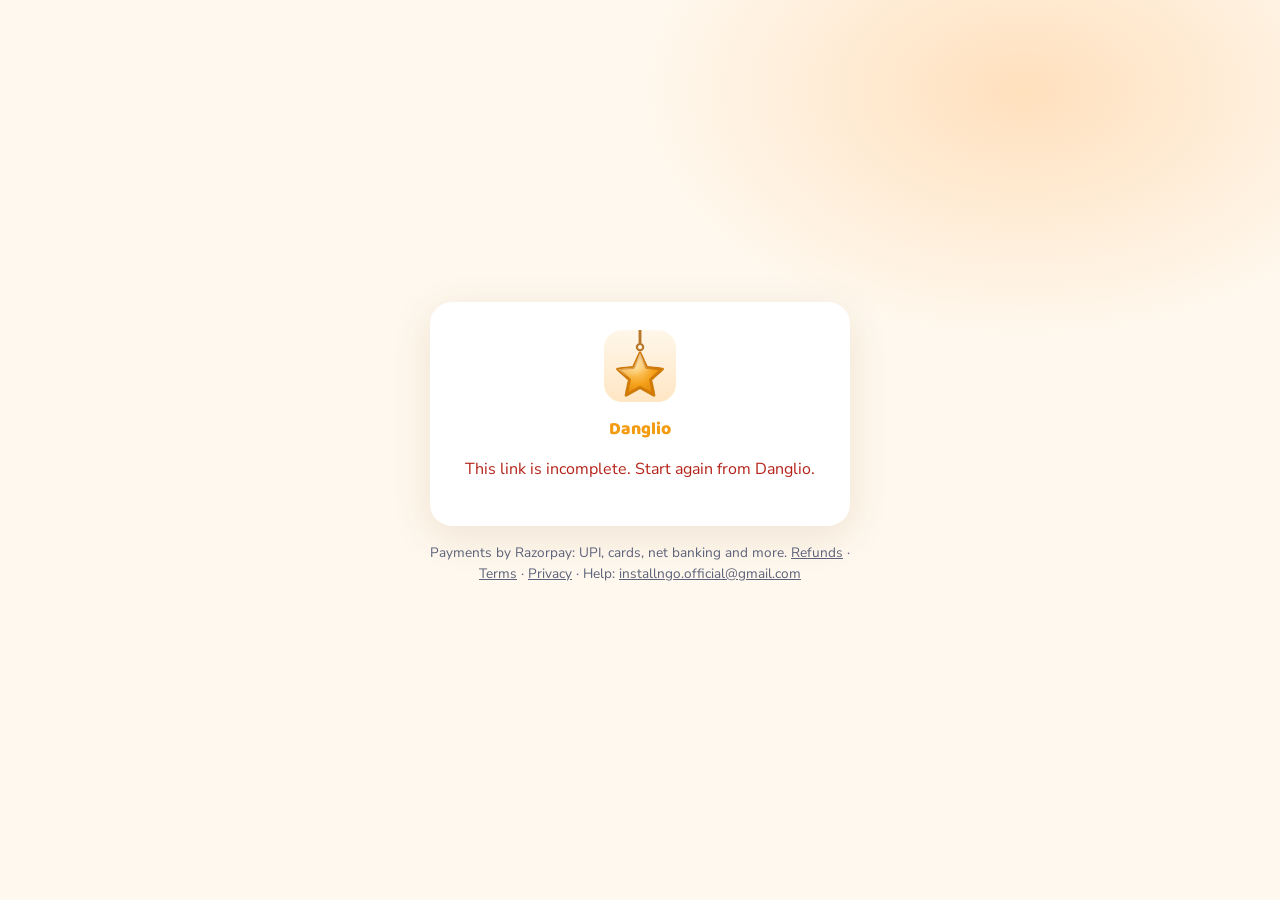
<file: danglio/buy.html>
<!doctype html>
<html lang="en">
<head>
  <meta charset="utf-8">
  <meta name="viewport" content="width=device-width, initial-scale=1">
  <title>Buy — Danglio</title>
  <meta name="robots" content="noindex, nofollow">
  <meta name="referrer" content="no-referrer">
  <meta name="theme-color" content="#FFF4E6">
  <link rel="icon" href="/assets/danglio-icon.png" type="image/png">
  <link rel="preconnect" href="https://fonts.googleapis.com">
  <link rel="preconnect" href="https://fonts.gstatic.com" crossorigin>
  <link href="https://fonts.googleapis.com/css2?family=Baloo+2:wght@700;800&family=Nunito+Sans:wght@400;600;700&display=swap" rel="stylesheet">
  <style>
    :root { --cream: #fff8ee; --ink: #20263d; --muted: #5b6179; --saffron: #f39c12; --saffron-dark: #d9820a; --card: #fff; --peacock: #0e8a74; --red: #b42318; }
    * { box-sizing: border-box; }
    html, body { margin: 0; }
    body {
      min-height: 100vh; min-height: 100dvh; display: flex; flex-direction: column; align-items: center; justify-content: center;
      padding: 24px 16px; color: var(--ink); background: radial-gradient(40rem 26rem at 80% 10%, #ffe0bd 0%, transparent 60%), var(--cream);
      font-family: "Nunito Sans", "Segoe UI", -apple-system, Arial, sans-serif; line-height: 1.55;
    }
    .card { width: min(100%, 420px); padding: 28px 24px 24px; border-radius: 22px; background: var(--card); box-shadow: 0 10px 40px rgba(120, 70, 20, 0.12); text-align: center; }
    .icon { width: 72px; height: 72px; border-radius: 18px; }
    .brand { margin: 6px 0 0; font-family: "Baloo 2", "Segoe UI", sans-serif; font-weight: 800; font-size: 1.1rem; color: var(--saffron); }
    h1 { margin: 14px 0 4px; font-family: "Baloo 2", "Segoe UI", sans-serif; font-size: 1.6rem; line-height: 1.2; }
    .price { margin: 4px 0 0; font-family: "Baloo 2", "Segoe UI", sans-serif; font-size: 2.2rem; font-weight: 800; color: var(--ink); }
    .msg { margin: 10px 0 0; color: var(--muted); }
    .msg.error { color: var(--red); }
    .actions { display: flex; flex-direction: column; gap: 10px; margin-top: 20px; }
    .btn { display: inline-flex; align-items: center; justify-content: center; min-height: 48px; padding: 0 20px; border: 0; border-radius: 12px; font: inherit; font-weight: 700; font-size: 1.05rem; cursor: pointer; text-decoration: none; }
    .btn--pay { background: var(--saffron); color: #2b1a00; }
    .btn--pay:hover { background: var(--saffron-dark); }
    .btn--plain { background: #f4efe7; color: var(--ink); }
    .btn[hidden] { display: none; }
    .spinner { width: 34px; height: 34px; margin: 18px auto 0; border: 4px solid #f3dcbc; border-top-color: var(--saffron); border-radius: 50%; animation: spin 0.9s linear infinite; }
    .tick { width: 56px; height: 56px; margin: 16px auto 0; border-radius: 50%; background: #e2f5ef; color: var(--peacock); display: grid; place-items: center; font-size: 30px; font-weight: 800; }
    @keyframes spin { to { transform: rotate(360deg); } }
    @media (prefers-reduced-motion: reduce) { .spinner { animation-duration: 3s; } }
    .test { display: inline-block; margin-top: 10px; padding: 2px 10px; border-radius: 999px; background: #fff1d6; color: #7a4a00; font-size: 0.8rem; font-weight: 700; }
    .fine { width: min(100%, 420px); margin-top: 16px; font-size: 0.85rem; color: var(--muted); text-align: center; }
    .fine a { color: var(--muted); }
    [hidden] { display: none !important; }
  </style>
</head>
<body>
  <main class="card" aria-live="polite">
    <img class="icon" src="/assets/danglio-icon.png" alt="" width="72" height="72">
    <p class="brand">Danglio</p>
    <span class="test" id="test" hidden></span>
    <h1 id="title"></h1>
    <p class="price" id="price" hidden></p>
    <div class="spinner" id="spinner"></div>
    <div class="tick" id="tick" hidden aria-hidden="true">✓</div>
    <p class="msg" id="msg"></p>
    <div class="actions">
      <button type="button" class="btn btn--pay" id="pay" hidden></button>
      <a class="btn btn--pay" id="open" href="danglio://purchases" hidden></a>
    </div>
  </main>
  <p class="fine" id="fine"></p>

  <script src="https://checkout.razorpay.com/v1/checkout.js"></script>
  <script>
  (function () {
    "use strict";

    // Which server handles the order. The app's developer builds add env=dev.
    var API = {
      prod: "https://kvjcskqynhprbvhnslph.supabase.co/functions/v1/danglio-razorpay-order",
      dev: "https://jlrgqfxkuqbxtvcgnsng.supabase.co/functions/v1/danglio-razorpay-order"
    };
    var HELP = "installngo.official@gmail.com";

    var TEXT = {
      en: {
        loading: "Getting your checkout ready…",
        buy: "Buy {name}",
        note: "One-time payment. It unlocks on every computer signed in to your Danglio account.",
        pay: "Pay {price}",
        opening: "Opening the payment window…",
        confirming: "Confirming your payment…",
        done: "Unlocked!",
        doneMsg: "{name} is yours. Going back to Danglio…",
        pendingMsg: "Payment received. {name} will unlock in Danglio within a minute.",
        open: "Open Danglio",
        cancelled: "Payment cancelled. You haven't been charged.",
        failed: "The payment didn't go through ({reason}). You haven't been charged.",
        again: "Try again",
        signIn: "Sign in to Danglio first",
        signInMsg: "Open Danglio, click Sign in at the top left, then click Buy again.",
        owned: "You already own this",
        ownedMsg: "Open Danglio and go to Settings → Purchases → Check for purchases.",
        notForSale: "This isn't for sale right now",
        badLink: "This link is incomplete. Start again from Danglio.",
        error: "Something went wrong. Please try again in a moment.",
        offline: "Couldn't reach the server. Check your connection and try again.",
        test: "Test mode: no real money",
        fine: "Payments by Razorpay: UPI, cards, net banking and more. <a href=\"/refunds\">Refunds</a> · <a href=\"/terms\">Terms</a> · <a href=\"/privacy\">Privacy</a> · Help: <a href=\"mailto:{help}\">{help}</a>"
      },
      ta: {
        loading: "உங்கள் கட்டணப் பக்கம் தயாராகிறது…",
        buy: "{name} வாங்கவும்",
        note: "ஒருமுறை கட்டணம். உங்கள் Danglio கணக்கில் உள்நுழைந்த எல்லா கணினிகளிலும் திறக்கப்படும்.",
        pay: "{price} செலுத்தவும்",
        opening: "கட்டணச் சாளரம் திறக்கிறது…",
        confirming: "உங்கள் கட்டணம் உறுதிசெய்யப்படுகிறது…",
        done: "திறக்கப்பட்டது!",
        doneMsg: "{name} இப்போது உங்களுடையது. Danglio-க்குத் திரும்புகிறது…",
        pendingMsg: "கட்டணம் பெறப்பட்டது. ஒரு நிமிடத்துக்குள் {name} Danglio-வில் திறக்கப்படும்.",
        open: "Danglio-வைத் திற",
        cancelled: "கட்டணம் ரத்துசெய்யப்பட்டது. உங்களிடம் பணம் எடுக்கப்படவில்லை.",
        failed: "கட்டணம் நடைபெறவில்லை ({reason}). உங்களிடம் பணம் எடுக்கப்படவில்லை.",
        again: "மீண்டும் முயல்க",
        signIn: "முதலில் Danglio-வில் உள்நுழையவும்",
        signInMsg: "Danglio-வைத் திறந்து, மேலே இடதுபுறம் உள்ள உள்நுழை என்பதைக் கிளிக் செய்து, மீண்டும் வாங்கு என்பதைக் கிளிக் செய்யவும்.",
        owned: "இது ஏற்கனவே உங்களிடம் உள்ளது",
        ownedMsg: "Danglio-வில் அமைப்புகள் → வாங்குதல்கள் → வாங்குதல்களைச் சரிபார் என்பதற்குச் செல்லவும்.",
        notForSale: "இது இப்போது விற்பனையில் இல்லை",
        badLink: "இந்த இணைப்பு முழுமையாக இல்லை. Danglio-விலிருந்து மீண்டும் தொடங்கவும்.",
        error: "ஏதோ தவறு நடந்தது. சிறிது நேரம் கழித்து மீண்டும் முயலவும்.",
        offline: "சர்வரை அடைய முடியவில்லை. இணைப்பைச் சரிபார்த்து மீண்டும் முயலவும்.",
        test: "சோதனை முறை: உண்மையான பணம் இல்லை",
        fine: "Razorpay மூலம் கட்டணம்: UPI, கார்டுகள், நெட் பேங்கிங் மற்றும் பல. <a href=\"/refunds\">பணத்திருப்பம்</a> · <a href=\"/terms\">விதிமுறைகள்</a> · <a href=\"/privacy\">தனியுரிமை</a> · உதவி: <a href=\"mailto:{help}\">{help}</a>"
      },
      hi: {
        loading: "आपका चेकआउट तैयार हो रहा है…",
        buy: "{name} ख़रीदें",
        note: "एक बार का भुगतान। आपके Danglio खाते में साइन इन हर कंप्यूटर पर अनलॉक होगा।",
        pay: "{price} चुकाएँ",
        opening: "भुगतान विंडो खुल रही है…",
        confirming: "आपके भुगतान की पुष्टि हो रही है…",
        done: "अनलॉक हो गया!",
        doneMsg: "{name} अब आपका है। Danglio पर वापस जा रहे हैं…",
        pendingMsg: "भुगतान मिल गया। {name} एक मिनट में Danglio में अनलॉक हो जाएगा।",
        open: "Danglio खोलें",
        cancelled: "भुगतान रद्द हुआ। आपसे कोई पैसा नहीं लिया गया।",
        failed: "भुगतान नहीं हो पाया ({reason})। आपसे कोई पैसा नहीं लिया गया।",
        again: "फिर से कोशिश करें",
        signIn: "पहले Danglio में साइन इन करें",
        signInMsg: "Danglio खोलें, ऊपर बाईं ओर साइन इन पर क्लिक करें, फिर दोबारा ख़रीदें पर क्लिक करें।",
        owned: "यह पहले से आपके पास है",
        ownedMsg: "Danglio में सेटिंग्स → ख़रीदारी → ख़रीदारी जाँचें पर जाएँ।",
        notForSale: "यह अभी बिक्री के लिए नहीं है",
        badLink: "यह लिंक अधूरा है। Danglio से फिर से शुरू करें।",
        error: "कुछ गड़बड़ हो गई। थोड़ी देर बाद फिर कोशिश करें।",
        offline: "सर्वर तक नहीं पहुँच सके। अपना कनेक्शन जाँचें और फिर कोशिश करें।",
        test: "टेस्ट मोड: असली पैसा नहीं",
        fine: "Razorpay से भुगतान: UPI, कार्ड, नेट बैंकिंग और बहुत कुछ। <a href=\"/refunds\">रिफ़ंड</a> · <a href=\"/terms\">शर्तें</a> · <a href=\"/privacy\">गोपनीयता</a> · मदद: <a href=\"mailto:{help}\">{help}</a>"
      },
      ms: {
        loading: "Menyediakan pembayaran anda…",
        buy: "Beli {name}",
        note: "Bayaran sekali sahaja. Dibuka di setiap komputer yang log masuk ke akaun Danglio anda.",
        pay: "Bayar {price}",
        opening: "Membuka tetingkap pembayaran…",
        confirming: "Mengesahkan pembayaran anda…",
        done: "Dibuka!",
        doneMsg: "{name} kini milik anda. Kembali ke Danglio…",
        pendingMsg: "Pembayaran diterima. {name} akan dibuka dalam Danglio dalam masa seminit.",
        open: "Buka Danglio",
        cancelled: "Pembayaran dibatalkan. Anda tidak dicaj.",
        failed: "Pembayaran tidak berjaya ({reason}). Anda tidak dicaj.",
        again: "Cuba lagi",
        signIn: "Log masuk ke Danglio dahulu",
        signInMsg: "Buka Danglio, klik Log masuk di bahagian atas kiri, kemudian klik Beli sekali lagi.",
        owned: "Anda sudah memiliki ini",
        ownedMsg: "Buka Danglio dan pergi ke Tetapan → Pembelian → Semak pembelian.",
        notForSale: "Ini tidak dijual buat masa ini",
        badLink: "Pautan ini tidak lengkap. Mula semula dari Danglio.",
        error: "Sesuatu tidak kena. Sila cuba lagi sebentar lagi.",
        offline: "Tidak dapat menghubungi pelayan. Semak sambungan anda dan cuba lagi.",
        test: "Mod ujian: bukan wang sebenar",
        fine: "Pembayaran oleh Razorpay: UPI, kad, perbankan internet dan lain-lain. <a href=\"/refunds\">Bayaran balik</a> · <a href=\"/terms\">Terma</a> · <a href=\"/privacy\">Privasi</a> · Bantuan: <a href=\"mailto:{help}\">{help}</a>"
      }
    };

    var params = new URLSearchParams(location.search);
    var product = params.get("product") || "";
    var install = params.get("install") || "";
    var lang = (params.get("lang") || "en").slice(0, 2);
    var env = params.get("env") === "dev" ? "dev" : "prod";
    var T = TEXT[lang] || TEXT.en;
    document.documentElement.lang = TEXT[lang] ? lang : "en";

    var $ = function (id) { return document.getElementById(id); };
    var fill = function (text, values) {
      return text.replace(/\{(\w+)\}/g, function (_, k) { return values && values[k] !== undefined ? values[k] : ""; });
    };
    $("fine").innerHTML = fill(T.fine, { help: HELP });
    if (env === "dev") { $("test").textContent = T.test; $("test").hidden = false; }

    var order = null;

    function show(state) {
      $("title").textContent = state.title || "";
      $("msg").textContent = state.msg || "";
      $("msg").className = state.error ? "msg error" : "msg";
      $("spinner").hidden = !state.busy;
      $("tick").hidden = !state.done;
      $("price").hidden = !state.price;
      $("price").textContent = state.price || "";
      $("pay").hidden = !state.pay;
      $("pay").textContent = state.pay || "";
      $("open").hidden = !state.open;
      $("open").textContent = T.open;
      document.title = (state.title ? state.title + " — " : "") + "Danglio";
    }

    function rupees(paise) {
      var whole = paise % 100 === 0;
      return "₹" + (paise / 100).toLocaleString("en-IN", { minimumFractionDigits: whole ? 0 : 2, maximumFractionDigits: 2 });
    }

    function call(body) {
      return fetch(API[env], {
        method: "POST",
        headers: { "content-type": "application/json" },
        body: JSON.stringify(body)
      }).then(function (res) {
        return res.json().catch(function () { return {}; }).then(function (data) {
          if (!res.ok) { var e = new Error(data.message || "failed"); e.code = data.error || "failed"; throw e; }
          return data;
        });
      }, function () { var e = new Error("offline"); e.code = "offline"; throw e; });
    }

    function showError(e) {
      switch (e.code) {
        case "sign_in_required": return show({ title: T.signIn, msg: T.signInMsg, open: true });
        case "already_owned": return show({ title: T.owned, msg: T.ownedMsg, open: true });
        case "not_for_sale": return show({ title: T.notForSale, msg: "", open: true });
        case "bad_request": return show({ title: "", msg: T.badLink, error: true });
        case "offline": return show({ title: "", msg: T.offline, error: true, pay: T.again });
        default: return show({ title: "", msg: T.error, error: true, pay: T.again });
      }
    }

    function ready() {
      var name = order.product.name;
      show({ title: fill(T.buy, { name: name }), price: rupees(order.amount), msg: T.note, pay: fill(T.pay, { price: rupees(order.amount) }) });
    }

    function openPayment() {
      if (typeof Razorpay !== "function") return showError({ code: "offline" });
      show({ title: fill(T.buy, { name: order.product.name }), price: rupees(order.amount), msg: T.opening, busy: true });
      var rzp = new Razorpay({
        key: order.keyId,
        amount: order.amount,
        currency: order.currency,
        order_id: order.orderId,
        name: "Danglio",
        description: order.product.name,
        image: location.origin + "/assets/danglio-icon.png",
        prefill: order.email ? { email: order.email } : {},
        theme: { color: "#F39C12" },
        handler: confirm,
        modal: {
          ondismiss: function () {
            if (!paid) show({ title: fill(T.buy, { name: order.product.name }), price: rupees(order.amount), msg: T.cancelled, pay: T.again });
          }
        }
      });
      rzp.on("payment.failed", function (r) {
        var reason = (r && r.error && r.error.description) || "";
        show({ title: fill(T.buy, { name: order.product.name }), price: rupees(order.amount), msg: fill(T.failed, { reason: reason }), error: true, pay: T.again });
      });
      rzp.open();
    }

    var paid = false;
    function confirm(resp) {
      paid = true;
      var name = order.product.name;
      show({ title: T.confirming, busy: true });
      var goBack = function (msg) {
        show({ title: T.done, msg: msg, done: true, open: true });
        setTimeout(function () { location.href = "danglio://purchases"; }, 900);
      };
      call({
        action: "confirm",
        install: install,
        orderId: resp.razorpay_order_id,
        paymentId: resp.razorpay_payment_id,
        signature: resp.razorpay_signature
      }).then(function (r) {
        goBack(r.recorded ? fill(T.doneMsg, { name: name }) : fill(T.pendingMsg, { name: name }));
      }, function () {
        // The payment went through; the webhook records it shortly.
        goBack(fill(T.pendingMsg, { name: name }));
      });
    }

    function start() {
      if (!/^[a-z0-9](?:[a-z0-9-]{0,46}[a-z0-9])?$/.test(product) || !/^[0-9a-f-]{36}$/.test(install)) {
        return showError({ code: "bad_request" });
      }
      show({ title: "", msg: T.loading, busy: true });
      call({ action: "create", install: install, product: product }).then(function (data) {
        order = data;
        ready();
        openPayment();
      }, showError);
    }

    $("pay").addEventListener("click", function () {
      if (order && !paid) openPayment(); else start();
    });

    start();
  })();
  </script>
</body>
</html>
</file>
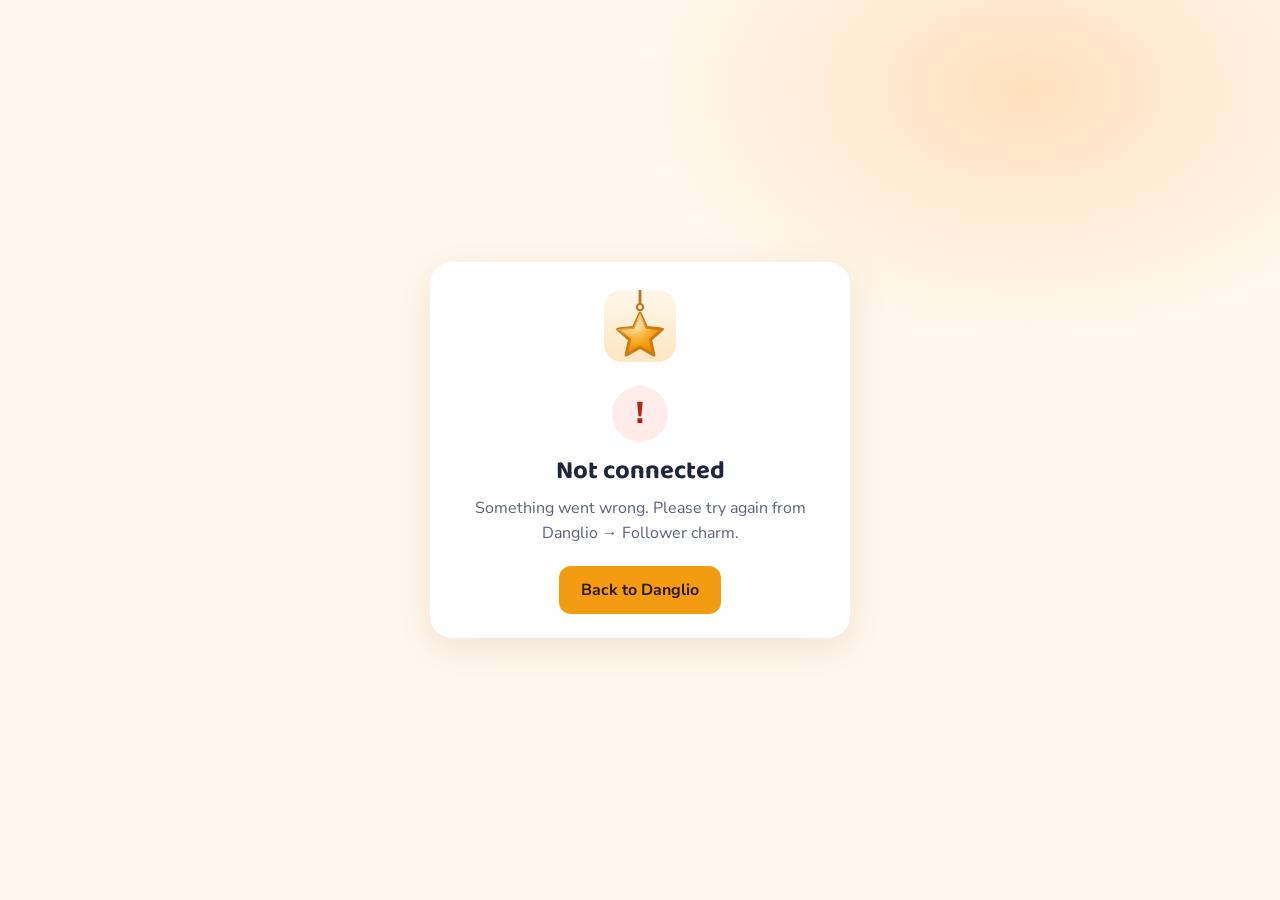
<file: danglio/instagram.html>
<!doctype html>
<html lang="en">
<head>
  <meta charset="utf-8">
  <meta name="viewport" content="width=device-width, initial-scale=1">
  <title>Instagram — Danglio</title>
  <meta name="robots" content="noindex, nofollow">
  <meta name="referrer" content="no-referrer">
  <meta name="theme-color" content="#FFF4E6">
  <link rel="icon" href="/assets/danglio-icon.png" type="image/png">
  <link rel="preconnect" href="https://fonts.googleapis.com">
  <link rel="preconnect" href="https://fonts.gstatic.com" crossorigin>
  <link href="https://fonts.googleapis.com/css2?family=Baloo+2:wght@700;800&family=Nunito+Sans:wght@400;600;700&display=swap" rel="stylesheet">
  <!-- Follower charm (Danglio 0.1.13): where people land after connecting
       Instagram. The server sends ?ok=1&u=<username> or ?error=<reason>. -->
  <style>
    :root { --cream: #fff8ee; --ink: #20263d; --muted: #5b6179; --saffron: #f39c12; --saffron-dark: #d9820a; --card: #fff; --peacock: #0e8a74; --red: #b42318; }
    * { box-sizing: border-box; }
    html, body { margin: 0; }
    body {
      min-height: 100vh; min-height: 100dvh; display: flex; align-items: center; justify-content: center;
      padding: 24px 16px; color: var(--ink); background: radial-gradient(40rem 26rem at 80% 10%, #ffe0bd 0%, transparent 60%), var(--cream);
      font-family: "Nunito Sans", "Segoe UI", -apple-system, Arial, sans-serif; line-height: 1.55;
    }
    .card { width: min(100%, 420px); padding: 28px 24px 24px; border-radius: 22px; background: var(--card); box-shadow: 0 10px 40px rgba(120, 70, 20, 0.12); text-align: center; }
    .icon { width: 72px; height: 72px; border-radius: 18px; }
    h1 { margin: 14px 0 4px; font-family: "Baloo 2", "Segoe UI", sans-serif; font-size: 1.6rem; line-height: 1.2; }
    .msg { margin: 10px 0 0; color: var(--muted); }
    .tick, .cross { width: 56px; height: 56px; margin: 16px auto 0; border-radius: 50%; display: grid; place-items: center; font-size: 30px; font-weight: 800; }
    .tick { background: #e2f5ef; color: var(--peacock); }
    .cross { background: #fdecea; color: var(--red); }
    .btn { display: inline-flex; align-items: center; justify-content: center; min-height: 48px; margin-top: 20px; padding: 0 22px; border-radius: 12px; background: var(--saffron); color: #2b1a00; font-weight: 700; text-decoration: none; }
    .btn:hover { background: var(--saffron-dark); }
    [hidden] { display: none !important; }
  </style>
</head>
<body>
  <main class="card">
    <img class="icon" src="/assets/danglio-icon.png" alt="Danglio">
    <div id="ok" hidden>
      <div class="tick" aria-hidden="true">✓</div>
      <h1>Instagram connected</h1>
      <p class="msg" id="okText">Your follower count will appear under your charm in a moment.</p>
      <a class="btn" href="danglio://followers">Back to Danglio</a>
      <p class="msg">You can close this tab.</p>
    </div>
    <div id="bad" hidden>
      <div class="cross" aria-hidden="true">!</div>
      <h1>Not connected</h1>
      <p class="msg" id="badText">Something went wrong. Please try again from Danglio → Follower charm.</p>
      <a class="btn" href="danglio://followers">Back to Danglio</a>
    </div>
  </main>
  <script>
    (function () {
      var q = new URLSearchParams(location.search);
      if (q.get("ok") === "1") {
        document.getElementById("ok").hidden = false;
        var u = (q.get("u") || "").replace(/[^A-Za-z0-9._]/g, "").slice(0, 30);
        if (u) document.getElementById("okText").textContent = "@" + u + " is connected. Your follower count will appear under your charm in a moment.";
        // Bring Danglio forward so it checks straight away.
        setTimeout(function () { location.href = "danglio://followers"; }, 600);
        return;
      }
      var reasons = {
        denied: "You chose not to allow it. Nothing was connected.",
        expired: "That took too long. Please start again from Danglio → Follower charm.",
        not_ready: "Instagram isn't available in Danglio yet. Please try again later.",
        no_account: "No Instagram account was shared. Please connect again and tick your Instagram account on Meta's page (it must be a Creator or Business account).",
        failed: "Instagram didn't let us connect. Only Creator and Business accounts can be connected. You can switch for free in the Instagram app: Settings → Account type and tools."
      };
      document.getElementById("bad").hidden = false;
      var r = q.get("error");
      if (reasons[r]) document.getElementById("badText").textContent = reasons[r];
      // A small code for support (names and numbers only).
      var why = (q.get("why") || "").replace(/[^A-Za-z0-9_,:.]/g, "").slice(0, 80);
      if (why) {
        var note = document.createElement("p");
        note.textContent = "Code: " + (r || "") + " · " + why;
        note.style.cssText = "margin-top:12px;font-size:12px;color:#9a8f86";
        document.getElementById("badText").after(note);
      }
    })();
  </script>
</body>
</html>
</file>
<file: assets/site.css>
/* installngo.com: shared look for the home page, the policy pages and 404.
   (The Danglio page has its own warm styles; it only borrows the footer.) */

:root {
  --ink: #0b1733;
  --muted: #4d5872;
  --line: #e3e8f0;
  --bg: #f7f9fc;
  --card: #ffffff;
  --link: #0960ff;
  --blue: #0960ff;
  --cyan: #00b8e6;
  --saffron: #f39c12;
  --radius: 14px;
}

* { box-sizing: border-box; }
html, body { margin: 0; }
body {
  min-height: 100vh;
  display: flex;
  flex-direction: column;
  color: var(--ink);
  background: var(--bg);
  font-family: "Nunito Sans", "Segoe UI", -apple-system, "Helvetica Neue", Arial, sans-serif;
  font-size: 1rem;
  line-height: 1.6;
  -webkit-font-smoothing: antialiased;
}
img { max-width: 100%; }
a { color: var(--link); text-underline-offset: 3px; }
a:hover { text-decoration-thickness: 2px; }
:focus-visible { outline: 3px solid var(--blue); outline-offset: 2px; border-radius: 4px; }

.wrap { width: min(100%, 1120px); margin-inline: auto; padding-inline: clamp(1rem, 4vw, 2.5rem); }

/* Header */
.site-head { border-bottom: 1px solid var(--line); background: rgba(255, 255, 255, 0.85); backdrop-filter: saturate(1.4) blur(8px); position: sticky; top: 0; z-index: 10; }
.site-head .wrap { display: flex; align-items: center; justify-content: space-between; gap: 1rem; height: 64px; }
.logo { display: inline-flex; align-items: center; text-decoration: none; }
.logo img { display: block; width: auto; height: 33px; }
.site-nav { display: flex; gap: 1.25rem; font-weight: 700; }
.site-nav a { color: var(--ink); text-decoration: none; }
.site-nav a:hover, .site-nav a[aria-current="page"] { color: var(--link); }

main { flex: 1; }

/* Footer */
.site-foot { margin-top: 4rem; border-top: 1px solid var(--line); background: var(--card); font-size: 0.92rem; color: var(--muted); }
.site-foot .wrap { display: flex; flex-wrap: wrap; align-items: center; justify-content: space-between; gap: 1rem 2rem; padding-block: 1.75rem; }
.site-foot nav { display: flex; flex-wrap: wrap; gap: 0.4rem 1.2rem; }
.site-foot a { color: var(--muted); }
.site-foot a:hover { color: var(--ink); }

/* Home */
.hero { padding-block: clamp(3rem, 9vh, 6rem) clamp(2rem, 6vh, 4rem); }
.hero h1 { margin: 0; max-width: 16ch; font-family: "Baloo 2", "Segoe UI", sans-serif; font-weight: 800; font-size: clamp(2.3rem, 5.4vw, 4rem); line-height: 1.03; letter-spacing: -0.02em; }
.hero h1 span { background: linear-gradient(90deg, #0960ff, #00b8e6); -webkit-background-clip: text; background-clip: text; color: transparent; }
.hero p { max-width: 52ch; margin: 1.1rem 0 0; font-size: 1.15rem; color: var(--muted); }
.section-title { margin: 0 0 1.25rem; font-family: "Baloo 2", "Segoe UI", sans-serif; font-size: 1.6rem; font-weight: 800; }

.products { display: grid; grid-template-columns: repeat(auto-fill, minmax(290px, 1fr)); gap: 1.25rem; margin: 0; padding: 0; list-style: none; }
.product { position: relative; display: flex; flex-direction: column; overflow: hidden; border: 1px solid var(--line); border-radius: var(--radius); background: var(--card); transition: box-shadow 160ms ease, transform 160ms ease; }
.product:hover { box-shadow: 0 10px 30px rgba(11, 23, 51, 0.08); transform: translateY(-2px); }
.product__art { display: grid; place-items: center; height: 220px; background: radial-gradient(22rem 14rem at 70% 20%, #ffe0bd 0%, transparent 70%), #fff8ee; }
.product__art img { height: 190px; width: auto; }
.product__body { padding: 1.1rem 1.25rem 1.3rem; }
.product__name { margin: 0; font-family: "Baloo 2", "Segoe UI", sans-serif; font-size: 1.5rem; font-weight: 800; }
.product__name a { color: var(--ink); text-decoration: none; }
.product__name a::after { content: ""; position: absolute; inset: 0; } /* whole card is the link */
.product__body p { margin: 0.35rem 0 0; color: var(--muted); }
.badge { display: inline-block; margin-top: 0.8rem; padding: 0.15rem 0.7rem; border-radius: 999px; background: #e6f6f2; color: #0b7a66; font-size: 0.82rem; font-weight: 700; }
.product--soon .product__art { background: repeating-linear-gradient(135deg, #f1f5fb 0 12px, #eaf0f8 12px 24px); }
.product--soon .product__art span { font-family: "Baloo 2", sans-serif; font-weight: 800; font-size: 3rem; color: #b8c4d8; }

.values { display: grid; grid-template-columns: repeat(auto-fit, minmax(220px, 1fr)); gap: 1.25rem; margin-top: 3.5rem; }
.values div { padding: 1.25rem; border-radius: var(--radius); background: var(--card); border: 1px solid var(--line); }
.values h3 { margin: 0 0 0.3rem; font-size: 1.05rem; }
.values p { margin: 0; color: var(--muted); font-size: 0.95rem; }

/* Policy pages */
.doc { max-width: 72ch; padding-block: clamp(2rem, 6vh, 3.5rem) 0; }
.doc h1 { margin: 0; font-family: "Baloo 2", "Segoe UI", sans-serif; font-size: clamp(2rem, 4vw, 2.6rem); line-height: 1.1; letter-spacing: -0.01em; }
.doc .updated { margin: 0.4rem 0 2rem; color: var(--muted); font-size: 0.92rem; }
.doc h2 { margin: 2.2rem 0 0.5rem; font-size: 1.25rem; line-height: 1.3; }
.doc h3 { margin: 1.4rem 0 0.3rem; font-size: 1.05rem; }
.doc p, .doc li { color: #26314d; }
.doc ul { padding-left: 1.3rem; }
.doc li + li { margin-top: 0.3rem; }
.doc table { width: 100%; border-collapse: collapse; margin: 0.75rem 0; font-size: 0.95rem; }
.doc th, .doc td { padding: 0.55rem 0.7rem; border: 1px solid var(--line); text-align: left; vertical-align: top; }
.doc th { background: #eef3f9; }
.doc .table-scroll { overflow-x: auto; }
.summary { margin: 0 0 1.5rem; padding: 1rem 1.2rem; border-left: 4px solid var(--blue); border-radius: 0 10px 10px 0; background: #eaf6fd; }
.summary p { margin: 0; }
.summary p + p { margin-top: 0.4rem; }

.contact-cards { display: grid; grid-template-columns: repeat(auto-fit, minmax(230px, 1fr)); gap: 1rem; margin: 1.5rem 0; }
.contact-cards div { padding: 1.1rem 1.2rem; border: 1px solid var(--line); border-radius: var(--radius); background: var(--card); }
.contact-cards h2 { margin: 0 0 0.3rem; font-size: 1rem; }
.contact-cards p { margin: 0; }

.notfound { text-align: center; padding-block: 6rem 2rem; }
.notfound h1 { font-family: "Baloo 2", sans-serif; font-size: clamp(2.2rem, 5vw, 3.2rem); margin: 0; }
.notfound p { color: var(--muted); }

@media (max-width: 560px) {
  .site-nav { gap: 0.9rem; font-size: 0.95rem; }
  .logo img { height: 27px; }
}
@media (prefers-reduced-motion: reduce) {
  .product { transition: none; }
  .product:hover { transform: none; }
}
.muted { color: var(--muted); }

/* Buttons (home page) */
.hero__links { display: flex; flex-wrap: wrap; gap: 0.7rem; margin-top: 1.6rem; }
.btn { display: inline-block; padding: 0.7rem 1.4rem; border-radius: 999px; background: var(--blue); color: #fff; font-weight: 700; text-decoration: none; }
.btn:hover { filter: brightness(1.06); }
.btn--ghost { background: var(--card); color: var(--ink); box-shadow: inset 0 0 0 2px var(--line); }
.visually-hidden { position: absolute; width: 1px; height: 1px; overflow: hidden; clip: rect(0 0 0 0); white-space: nowrap; }
</file>
